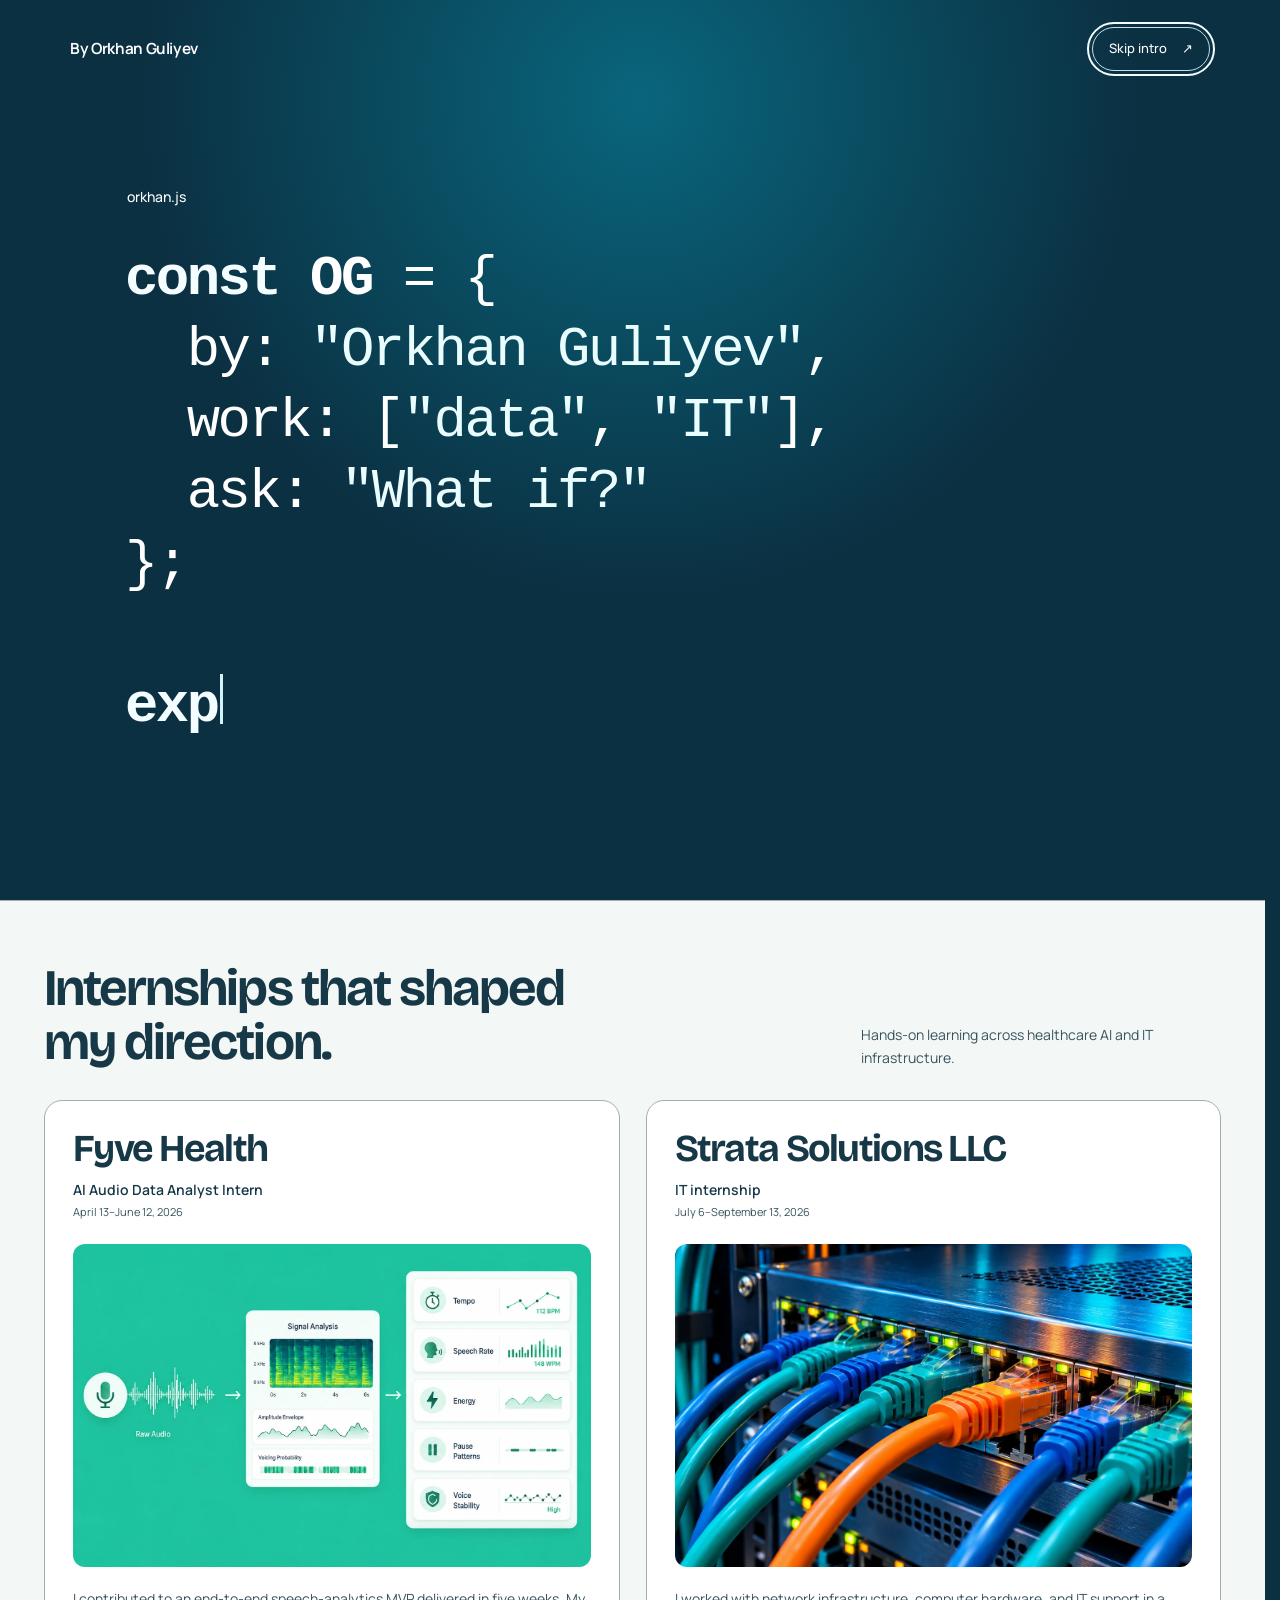
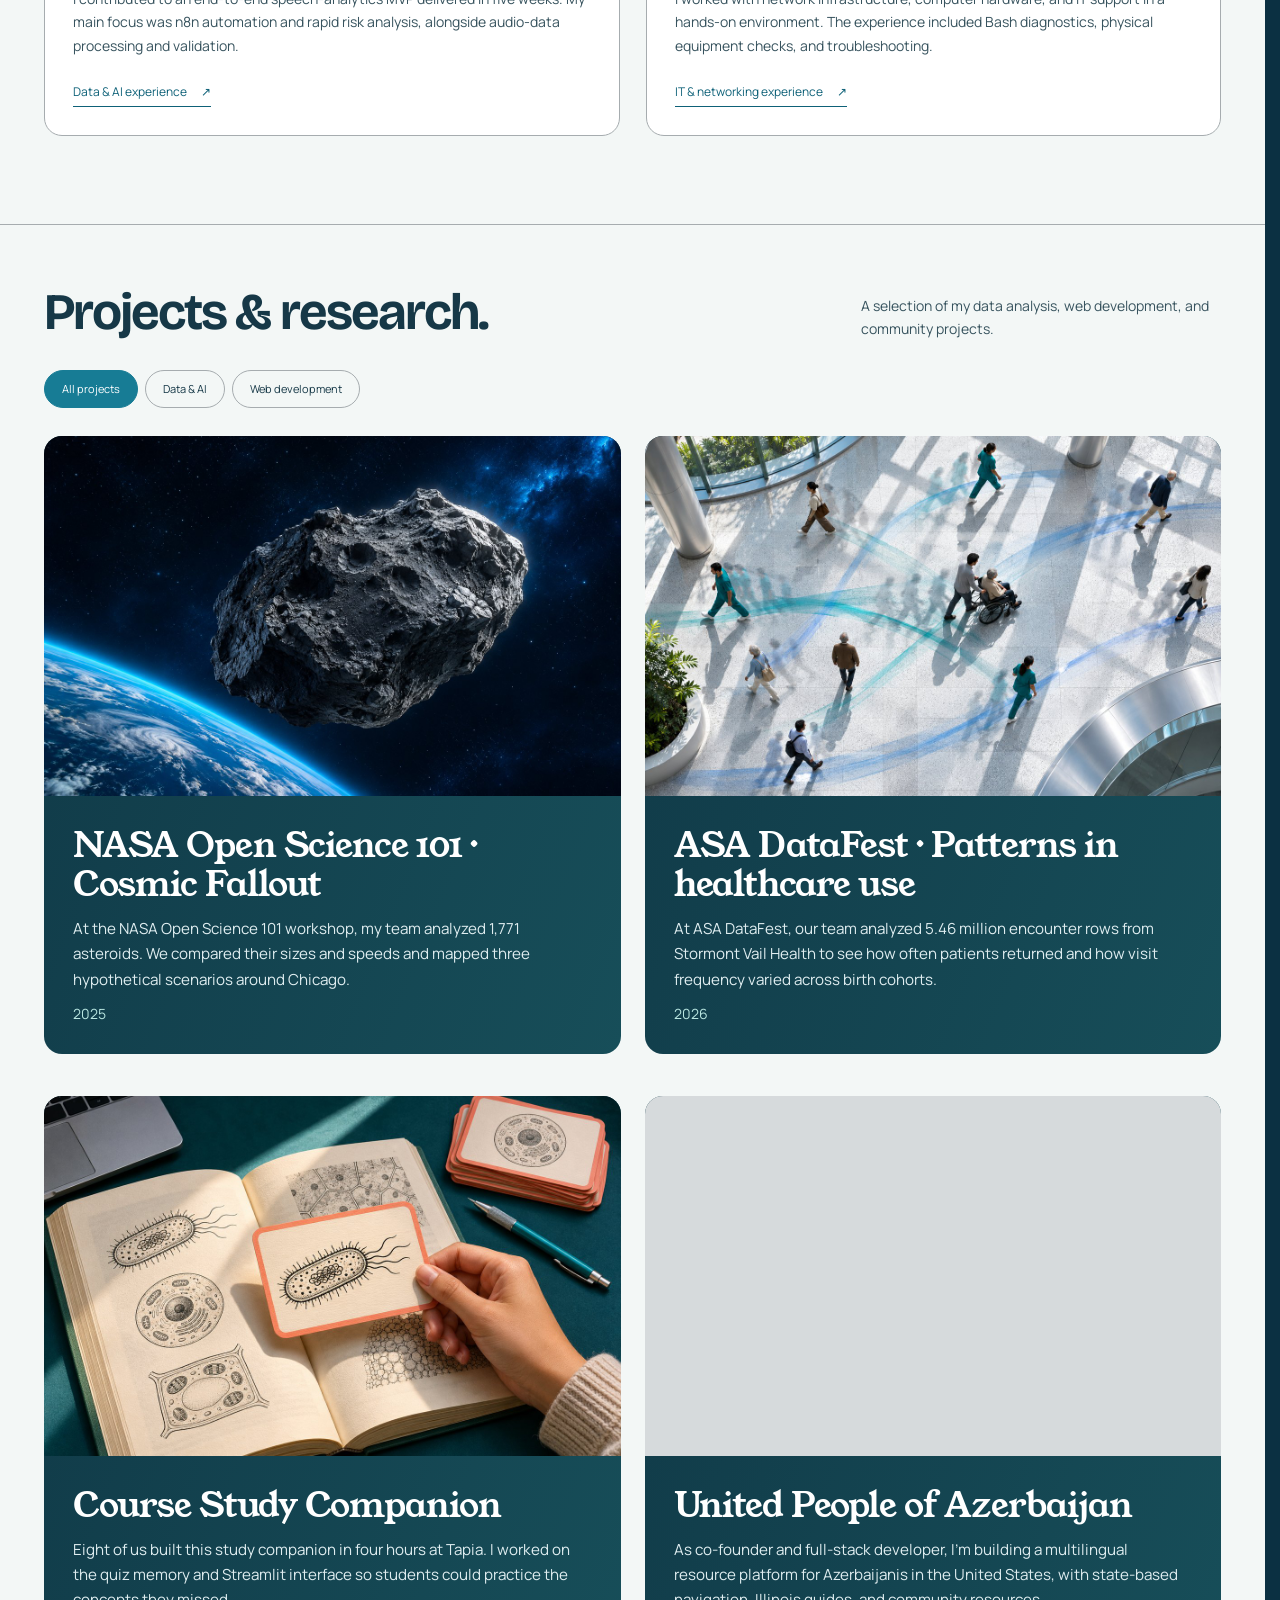
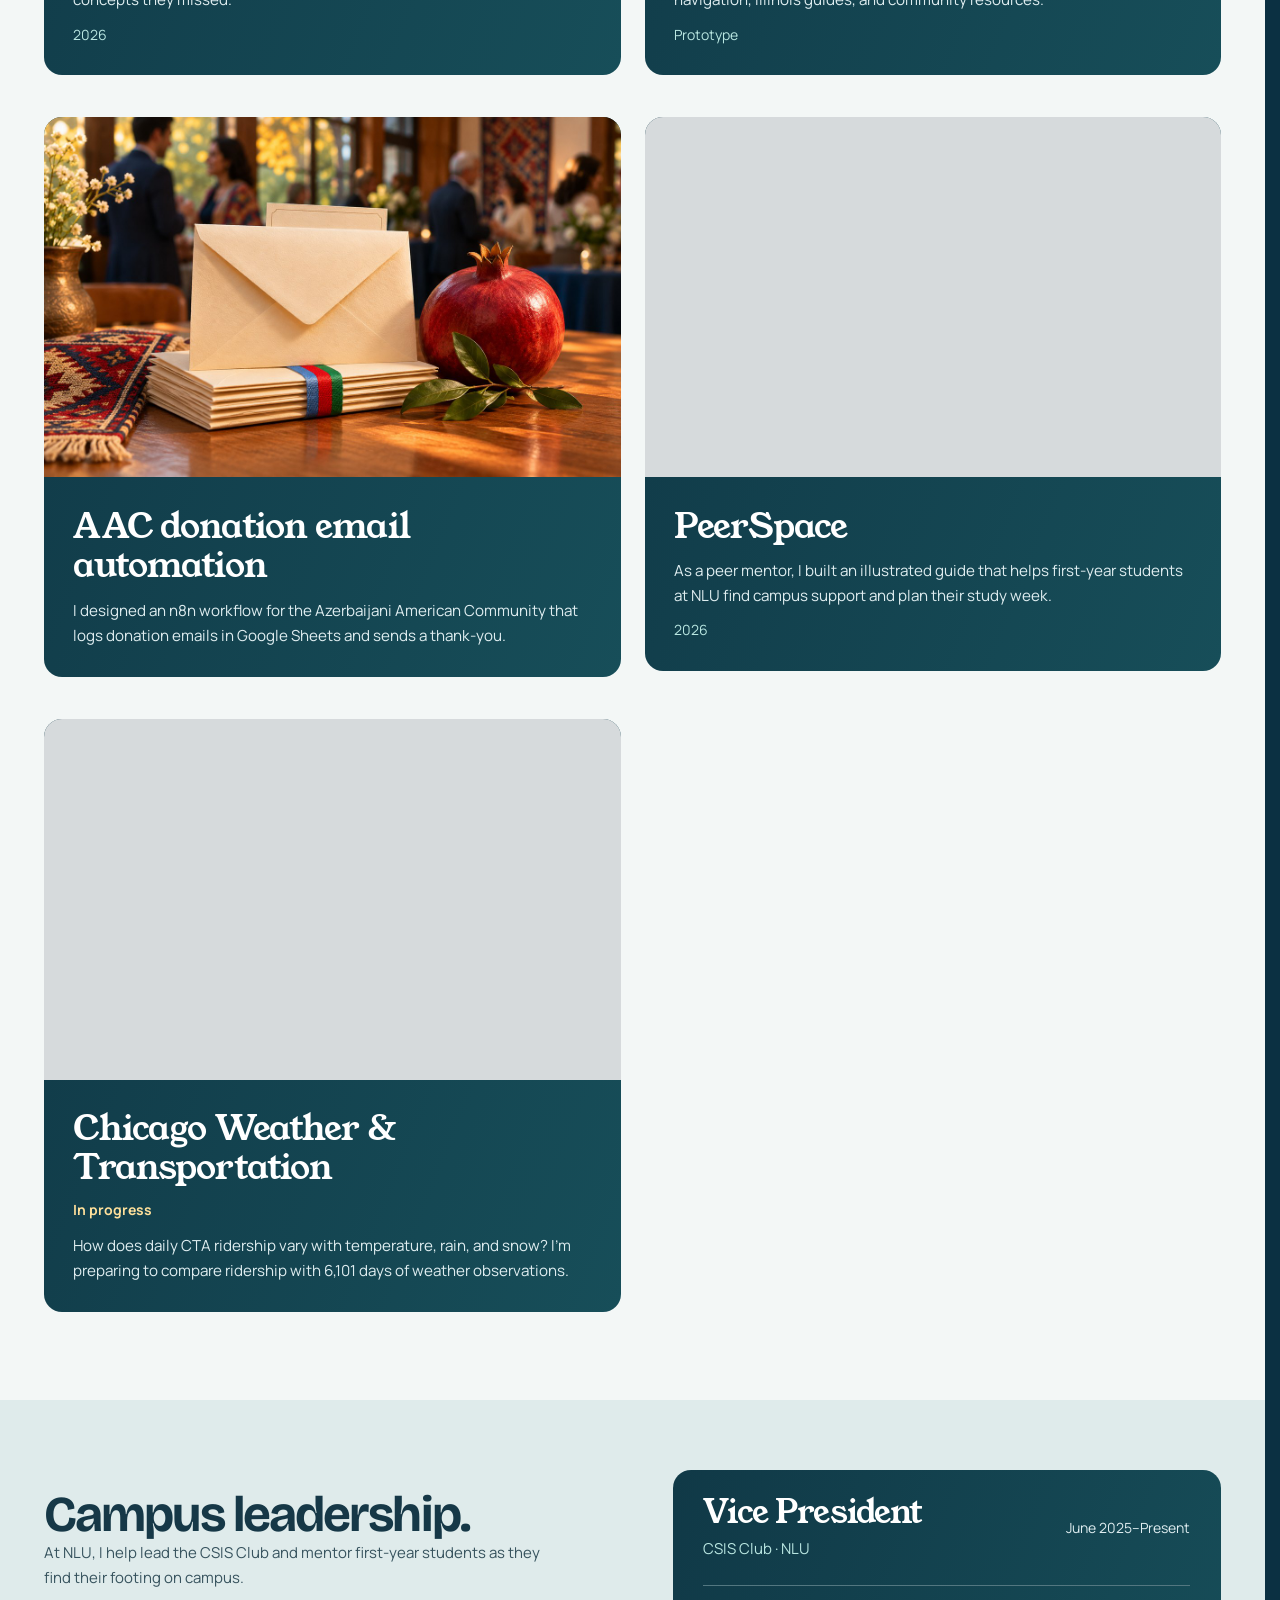
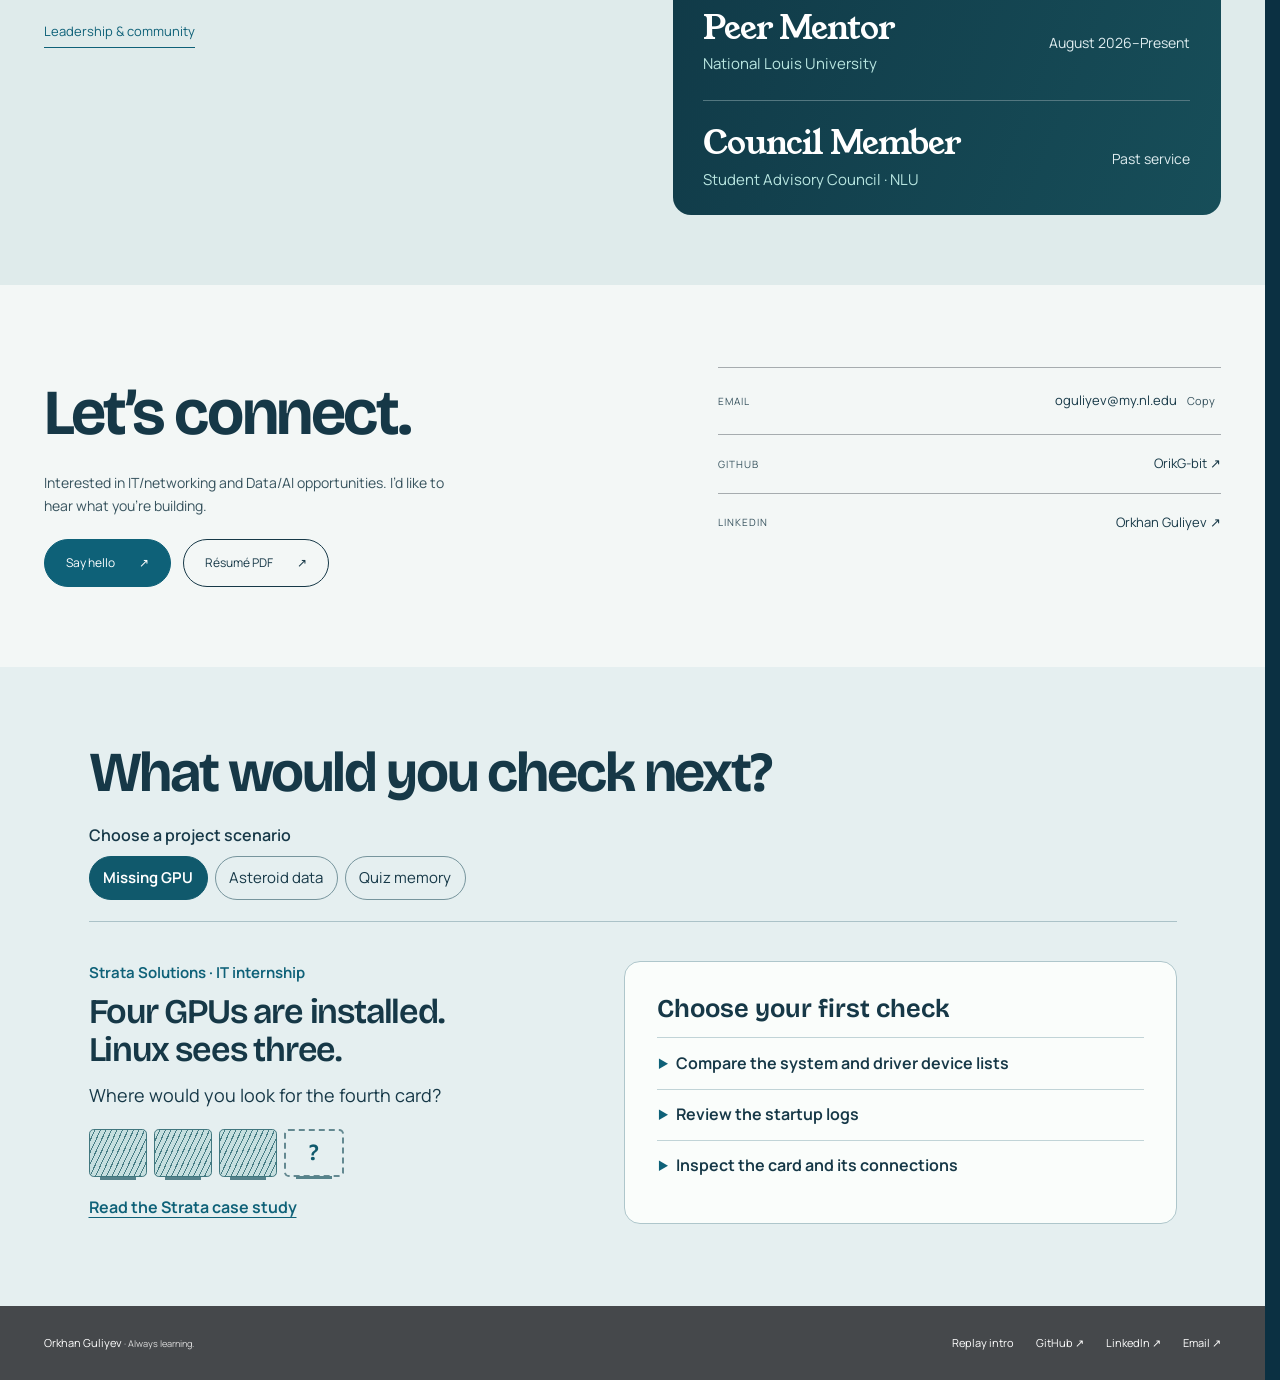
<file: index.html>
<!doctype html><html lang="en"><head><meta charset="utf-8"><style>:root{--hero-ocean:#146c83;--intro-surface:radial-gradient(circle 500px at 50% 100px, rgba(6,182,212,0.4), transparent) #0b3042}html{background:var(--intro-surface) fixed}body.portfolio-home{background-color:var(--hero-ocean)}</style><meta name="viewport" content="width=device-width,initial-scale=1"><meta name="theme-color" content="#10596c">
<title>Orkhan Guliyev | Computer Science Portfolio</title>
<meta name="description" content="Explore Orkhan Guliyev’s projects in data and AI, IT and networking, and web development, along with his student leadership at National Louis University.">
<link rel="canonical" href="https://orkhanguliyevportfolio.netlify.app/">
<meta property="og:type" content="website">
<meta property="og:title" content="Orkhan Guliyev | Computer Science Portfolio">
<meta property="og:description" content="Explore Orkhan Guliyev’s projects in data and AI, IT and networking, and web development, along with his student leadership at National Louis University.">
<meta property="og:url" content="https://orkhanguliyevportfolio.netlify.app/">
<meta property="og:image" content="https://orkhanguliyevportfolio.netlify.app/assets/orkhan-guliyev-social.jpg">
<meta property="og:image:type" content="image/jpeg">
<meta property="og:image:width" content="1200">
<meta property="og:image:height" content="630">
<meta property="og:image:alt" content="Orkhan Guliyev, with a portrait and the text Data &amp; AI · IT &amp; Networking.">
<meta name="twitter:card" content="summary_large_image">
<meta name="twitter:title" content="Orkhan Guliyev | Computer Science Portfolio">
<meta name="twitter:description" content="Explore Orkhan Guliyev’s projects in data and AI, IT and networking, and web development, along with his student leadership at National Louis University.">
<meta name="twitter:image" content="https://orkhanguliyevportfolio.netlify.app/assets/orkhan-guliyev-social.jpg">
<meta name="twitter:image:alt" content="Orkhan Guliyev, with a portrait and the text Data &amp; AI · IT &amp; Networking.">
<link rel="icon" href="/assets/favicon.svg?v=industrial-1" type="image/svg+xml"><link rel="preload" href="/assets/fonts/barlow-regular.woff2" as="font" type="font/woff2" crossorigin><link rel="preload" href="/assets/fonts/barlow-semibold.woff2" as="font" type="font/woff2" crossorigin><link rel="stylesheet" href="/assets/style.css?v=mobile-signature-3"><script src="/assets/app.js?v=phone-navigation-3" defer></script><link rel="stylesheet" href="/assets/portrait/hero.css?v=phone-profile-5"><link rel="stylesheet" href="/assets/strata-challenge.css?v=project-decisions-2"><link rel="stylesheet" href="/assets/intro/intro.css?v=pointer-skip-1"><link rel="stylesheet" href="/assets/work-headings.css?v=1"></head><body class="portfolio-home"><dialog class="code-intro" id="code-intro" aria-label="Orkhan Guliyev’s opening signature">
  <div class="intro-shell">
    <div class="intro-top">
      <span class="intro-author">By Orkhan Guliyev</span>
      <button class="intro-skip" type="button" autofocus>Skip intro <span aria-hidden="true">↗</span></button>
    </div>
    <div class="intro-editor">
      <div class="intro-file">orkhan.js</div>
      <div class="intro-code" aria-hidden="true"></div>
      <p class="sr-only">OG by Orkhan Guliyev. I work with data and networks. I ask, “What if?”</p>
    </div>
  </div>
</dialog>
<script src="/assets/intro/intro.js?v=route-entry-3"></script><a class="skip-link" href="#main">Skip to content</a><header class="site-header"><div class="wrap header-inner"><a class="brand" href="/" aria-label="Orkhan Guliyev, home"><span class="brand-signature" aria-hidden="true">O.G.</span><span class="brand-name">Orkhan Guliyev<small>Computer Science · NLU ’27</small></span></a><button class="menu-toggle" aria-controls="site-navigation" aria-expanded="false">Menu <span class="menu-glyph" aria-hidden="true"></span></button><nav class="nav" id="site-navigation" aria-label="Main navigation"><div class="nav-sections"><a class="mobile-projects" href="#projects">Projects</a><a href="/data-ai.html">Data & AI</a><a href="/networking.html">IT & networking</a><a href="/leadership.html">Leadership & community</a><a href="/about.html">About</a></div><a class="nav-contact" href="mailto:oguliyev@my.nl.edu"><span class="contact-envelope" aria-hidden="true"></span>Let’s connect</a></nav></div></header><main id="main"><section class="hero"><div class="wrap"><div class="hero-grid"><div class="hero-identity"><h1>Orkhan <br>Guliyev</h1><p class="hero-location">Chicago <span aria-hidden="true">·</span> National Louis University</p></div><img class="hero-portrait" srcset="/assets/mobile/orkhan-guliyev-360.webp 360w, /assets/portrait/orkhan-guliyev.webp 960w" sizes="(max-width: 19.99em) min(42vw, 10rem), (max-width: 760px) and (orientation: portrait) clamp(5rem, 35vw, 12rem), (max-width: 760px) 32vw, (max-width: 999px) min(47vw, 28rem, 60svh), min(30rem, 65svh)" src="/assets/portrait/orkhan-guliyev.webp" alt="Portrait of Orkhan Guliyev" width="960" height="960" fetchpriority="high"><div class="hero-intro">
  <p class="lead"><strong class="hero-idea"><span class="purpose-word">Ideas</span> shape our future.</strong> <span class="hero-ambition">My ambition is to turn them <span class="hero-outcome">into <strong class="purpose-word">actions</strong></span></span></p>
  <p class="body-copy"><span class="copy-full">I follow the evidence, whether I’m analyzing NASA asteroid data or tracing a network fault.</span><span class="copy-brief">I’ve analyzed NASA asteroid data and tracked down a missing GPU.</span></p>
  <div class="hero-links">
    <a class="button work-data" href="/data-ai.html"><span class="work-icon" aria-hidden="true"><i></i><i></i><i></i></span>Data &amp; AI</a>
    <a class="button work-network" href="/networking.html"><span class="work-icon" aria-hidden="true"><i></i><i></i><i></i></span>IT &amp; networking</a>
  </div>
</div></div><div class="hero-bottom"><span class="hero-graduation">Expected graduation <time datetime="2027-06">June 2027</time></span><a class="work-jump" href="#internships">Explore my work</a></div></div></section>
<section class="work-section" id="experience"><div class="wrap"><div class="section-head"><div><h2 id="internships" tabindex="-1">Internships that shaped<br> my direction.</h2></div><p>Hands-on learning across healthcare AI and IT infrastructure.</p></div><div class="internship-grid"><article class="internship-card"><a class="internship-entry" href="/data-ai.html#fyve-internship" aria-labelledby="home-fyve-internship"><h3 id="home-fyve-internship">Fyve Health</h3><p class="internship-role">AI Audio Data Analyst Intern</p><p class="internship-date">April 13–June 12, 2026</p><span class="internship-image"><picture><source media="(max-width: 760px)" type="image/webp" sizes="auto, calc(100vw - 82px)" srcset="/assets/mobile/fyve-speech-features-240.webp 240w, /assets/mobile/fyve-speech-features-480.webp 480w, /assets/mobile/fyve-speech-features-800.webp 800w"><img src="/assets/project-media/fyve-speech-features.webp" alt="Fyve Health presentation visual showing speech signals and acoustic features" width="1448" height="1086" loading="lazy" decoding="async"></picture></span><p class="internship-summary"><span class="copy-full">I contributed to an end-to-end speech-analytics MVP delivered in five weeks. My main focus was n8n automation and rapid risk analysis, alongside audio-data processing and validation.</span><span class="copy-brief">I automated part of a speech-analysis workflow and helped deliver a prototype in five weeks.</span></p><span class="text-link">Data & AI experience <span aria-hidden="true">↗</span></span></a></article><article class="internship-card"><a class="internship-entry" href="/networking.html#strata-internship" aria-labelledby="home-strata-internship"><h3 id="home-strata-internship">Strata Solutions LLC</h3><p class="internship-role">IT internship</p><p class="internship-date">July 6–September 13, 2026</p><span class="internship-image"><picture><source media="(max-width: 760px)" type="image/webp" sizes="auto, calc(100vw - 82px)" srcset="/assets/mobile/strata-networking-cover-240.webp 240w, /assets/mobile/strata-networking-cover-480.webp 480w, /assets/mobile/strata-networking-cover-800.webp 800w"><img src="/assets/project-media/strata-networking-cover.webp" alt="Blue, teal, and orange Ethernet cables connected to a network switch" width="1440" height="810" loading="lazy" decoding="async"></picture></span><p class="internship-summary"><span class="copy-full">I worked with network infrastructure, computer hardware, and IT support in a hands-on environment. The experience included Bash diagnostics, physical equipment checks, and troubleshooting.</span><span class="copy-brief">I troubleshot switches, cabling, and a Linux workstation that couldn’t see its fourth GPU.</span></p><span class="text-link">IT & networking experience <span aria-hidden="true">↗</span></span></a></article></div></div></section><section class="work-section" id="work"><div class="wrap"><div class="section-head"><div><h2 id="projects" tabindex="-1">Projects &amp; research.</h2></div><p>A selection of my data analysis, web development, and community projects.</p></div><div class="filters" role="group" aria-label="Filter projects" hidden><button class="filter-button" data-project-filter="all" aria-pressed="true">All projects</button><button class="filter-button" data-project-filter="data" aria-pressed="false">Data & AI</button><button class="filter-button" data-project-filter="web" aria-pressed="false">Web development</button></div><p id="filter-status" class="sr-only" role="status" aria-live="polite">7 projects shown</p><div class="project-grid"><article class="project-card" data-project-category="data" data-featured><a class="project-entry" href="/projects/nasa.html" aria-labelledby="card-nasa"><span class="media-link"><picture><source media="(max-width: 760px)" type="image/webp" sizes="auto, calc(100vw - 36px)" srcset="/assets/mobile/nasa-project-cover-240.webp 240w, /assets/mobile/nasa-project-cover-480.webp 480w, /assets/mobile/nasa-project-cover-800.webp 800w"><img class="project-media" src="/assets/project-media/nasa-project-cover.jpg" alt="A rocky asteroid above Earth’s blue atmospheric horizon." width="960" height="600" loading="lazy" decoding="async"></picture></span><div class="card-copy"><h3 class="card-title" id="card-nasa" tabindex="-1">NASA Open Science 101 · Cosmic Fallout</h3><p class="card-desc"><span class="copy-full">At the NASA Open Science 101 workshop, my team analyzed 1,771 asteroids. We compared their sizes and speeds and mapped three hypothetical scenarios around Chicago.</span><span class="copy-brief">My team compared the sizes and speeds of 1,771 near-Earth asteroids.</span></p><p class="project-date">2025</p></div></a></article><article class="project-card" data-project-category="data"><a class="project-entry" href="/projects/datafest.html" aria-labelledby="card-datafest"><span class="media-link"><picture><source media="(max-width: 760px)" type="image/webp" sizes="auto, calc(100vw - 36px)" srcset="/assets/mobile/asa-patient-visit-paths-240.webp 240w, /assets/mobile/asa-patient-visit-paths-480.webp 480w, /assets/mobile/asa-patient-visit-paths-800.webp 800w"><img class="project-media" src="/assets/project-media/asa-patient-visit-paths.jpg" alt="Overhead view of patients and clinicians crossing a hospital atrium, with teal and blue trails tracing their paths." width="960" height="600" loading="lazy" decoding="async"></picture></span><div class="card-copy"><h3 class="card-title" id="card-datafest" tabindex="-1">ASA DataFest · Patterns in healthcare use</h3><p class="card-desc"><span class="copy-full">At ASA DataFest, our team analyzed 5.46 million encounter rows from Stormont Vail Health to see how often patients returned and how visit frequency varied across birth cohorts.</span><span class="copy-brief">We analyzed 5.46 million encounter records to see how often patients returned for care.</span></p><p class="project-date">2026</p></div></a></article><article class="project-card" data-project-category="data ai"><a class="project-entry" href="/projects/tapia.html" aria-labelledby="card-tapia"><span class="media-link"><picture><source media="(max-width: 760px)" type="image/webp" sizes="auto, calc(100vw - 36px)" srcset="/assets/mobile/tapia-study-companion-cover-240.webp 240w, /assets/mobile/tapia-study-companion-cover-480.webp 480w, /assets/mobile/tapia-study-companion-cover-800.webp 800w"><img class="project-media" src="/assets/project-media/tapia-study-companion-cover.jpg" alt="A student compares a cell on a flashcard with an illustration in an open biology book." width="960" height="600" loading="lazy" decoding="async"></picture></span><div class="card-copy"><h3 class="card-title" id="card-tapia" tabindex="-1">Course Study Companion</h3><p class="card-desc"><span class="copy-full">Eight of us built this study companion in four hours at Tapia. I worked on the quiz memory and Streamlit interface so students could practice the concepts they missed.</span><span class="copy-brief">In four hours, we built an app that remembers missed quiz topics. I worked on its memory.</span></p><p class="project-date">2026</p></div></a></article><article class="project-card" data-project-category="web"><a class="project-entry" href="/projects/upa.html" aria-labelledby="card-upa"><span class="media-link"><picture><source media="(max-width: 760px)" type="image/webp" sizes="auto, calc(100vw - 36px)" srcset="/assets/mobile/upa-cover-240.webp 240w, /assets/mobile/upa-cover-480.webp 480w, /assets/mobile/upa-cover-800.webp 800w"><img class="project-media" src="/assets/upa-cover.png" alt="UPA portfolio cover showing the Illinois page and resource category cards" width="960" height="600" loading="lazy" decoding="async"></picture></span><div class="card-copy"><h3 class="card-title" id="card-upa" tabindex="-1">United People of Azerbaijan</h3><p class="card-desc"><span class="copy-full">As co-founder and full-stack developer, I’m building a multilingual resource platform for Azerbaijanis in the United States, with state-based navigation, Illinois guides, and community resources.</span><span class="copy-brief">I’m co-building a multilingual guide for Azerbaijanis settling in the United States.</span></p><p class="project-date">Prototype</p></div></a></article><article class="project-card" data-project-category="data"><a class="project-entry" href="/projects/aac.html" aria-labelledby="card-aac"><span class="media-link"><picture><source media="(max-width: 760px)" type="image/webp" sizes="auto, calc(100vw - 36px)" srcset="/assets/mobile/aac-donation-cover-240.webp 240w, /assets/mobile/aac-donation-cover-480.webp 480w, /assets/mobile/aac-donation-cover-800.webp 800w"><img class="project-media" src="/assets/project-media/aac-donation-cover.jpg" alt="Ivory envelopes tied with blue, red, and green ribbon beside a pomegranate." width="1280" height="800" loading="lazy" decoding="async"></picture></span><div class="card-copy"><h3 class="card-title" id="card-aac" tabindex="-1">AAC donation email automation</h3><p class="card-desc">I designed an n8n workflow for the Azerbaijani American Community that logs donation emails in Google Sheets and sends a thank-you.</p></div></a></article>
<article class="project-card" data-project-category="web"><a class="project-entry" href="/projects/peerspace.html" aria-labelledby="card-peerspace">
  <span class="media-link"><picture><source media="(max-width: 760px)" type="image/webp" sizes="auto, calc(100vw - 36px)" srcset="/assets/mobile/peerspace-cover-240.webp 240w, /assets/mobile/peerspace-cover-480.webp 480w, /assets/mobile/peerspace-cover-800.webp 800w"><img class="project-media" src="/assets/project-media/peerspace-cover.webp" alt="A paper-cut peer mentor and a first-year student plan a study week together." width="960" height="600" loading="lazy" decoding="async"></picture></span>
  <div class="card-copy"><h3 class="card-title" id="card-peerspace" tabindex="-1">PeerSpace</h3><p class="card-desc"><span class="copy-full">As a peer mentor, I built an illustrated guide that helps first-year students at NLU find campus support and plan their study week.</span><span class="copy-brief">I built a guide to help first-year NLU students find support and plan their week.</span></p><p class="project-date">2026</p></div>
</a></article>
<article class="project-card" data-project-category="data"><a class="project-entry" href="/projects/chicago-weather.html" aria-labelledby="card-chicago-weather" aria-describedby="chicago-project-status">
  <span class="media-link"><img class="project-media" src="/assets/project-media/chicago-weather-transit.webp" srcset="/assets/mobile/chicago-weather-transit-240.webp 240w, /assets/mobile/chicago-weather-transit-480.webp 480w, /assets/mobile/chicago-weather-transit-800.webp 800w, /assets/project-media/chicago-weather-transit.webp 1280w" sizes="auto, (max-width: 760px) 24vw, (max-width: 1200px) 47vw, 620px" alt="Illustration of a Chicago elevated train rounding a bend in the rain." width="1280" height="800" loading="lazy" decoding="async"></span>
  <div class="card-copy"><h3 class="card-title" id="card-chicago-weather" tabindex="-1">Chicago Weather &amp; Transportation</h3><p class="project-date project-status" id="chicago-project-status">In progress</p><p class="card-desc">How does daily CTA ridership vary with temperature, rain, and snow? I’m preparing to compare ridership with 6,101 days of weather observations.</p></div>
</a></article></div></div></section><section class="human-section" aria-labelledby="campus-leadership"><div class="wrap human-grid">
  <div><h2 id="campus-leadership">Campus leadership.</h2>
    <p><span class="copy-full">At NLU, I help lead the CSIS Club and mentor first-year students as they find their footing on campus.</span><span class="copy-brief">I mentor first-year students and help lead NLU’s CSIS Club.</span></p>
    <a class="text-link" href="/leadership.html">Leadership &amp; community</a>
  </div>
  <ul class="role-list">
    <li><a class="role-row" href="/leadership.html#csis-club"><span class="role-name">Vice President</span><span class="role-organization">CSIS Club · NLU</span><small>June 2025–Present</small></a></li>
    <li><a class="role-row" href="/leadership.html#peer-mentor"><span class="role-name">Peer Mentor</span><span class="role-organization">National Louis University</span><small>August 2026–Present</small></a></li>
    <li><a class="role-row" href="/leadership.html#student-advisory-council"><span class="role-name">Council Member</span><span class="role-organization">Student Advisory Council · NLU</span><small>Past service</small></a></li>
  </ul>
</div></section><section class="connect-section" id="contact"><div class="wrap connect-grid"><div><h2>Let’s connect.</h2><p>Interested in IT/networking and Data/AI opportunities. I’d like to hear what you’re building.</p><div class="connect-actions"><a class="button primary" href="mailto:oguliyev@my.nl.edu">Say hello <span aria-hidden="true">↗</span></a><a class="button" href="/assets/orkhan-guliyev-resume.pdf" target="_blank" rel="noopener">Résumé PDF <span aria-hidden="true">↗</span></a></div></div><div><div class="contact-detail"><small>Email</small><div><a href="mailto:oguliyev@my.nl.edu">oguliyev@my.nl.edu</a><button class="copy-email" data-copy-email="oguliyev@my.nl.edu" aria-label="Copy email address">Copy</button></div></div><div class="contact-detail"><small>GitHub</small><a href="https://github.com/OrikG-bit" target="_blank" rel="noopener noreferrer" class="">OrikG-bit<span aria-hidden="true"> ↗</span></a></div><div class="contact-detail"><small>LinkedIn</small><a href="https://www.linkedin.com/in/orkhan-guliyev06" target="_blank" rel="noopener noreferrer" class="">Orkhan Guliyev<span aria-hidden="true"> ↗</span></a></div><p class="copy-status" id="copy-status" role="status" aria-live="polite"></p></div></div></section><section class="gpu-challenge" id="strata-challenge" aria-labelledby="gpu-question">
  <div class="wrap challenge-layout" id="project-routes">
    <h2 id="gpu-question">What would you check next?</h2>
    <fieldset class="challenge-selector">
      <legend>Choose a project scenario</legend>
      <input class="challenge-radio" type="radio" name="project-scenario" id="challenge-pick-strata" aria-controls="challenge-panel-strata" checked>
      <label for="challenge-pick-strata">Missing GPU</label>
      <input class="challenge-radio" type="radio" name="project-scenario" id="challenge-pick-nasa" aria-controls="challenge-panel-nasa">
      <label for="challenge-pick-nasa">Asteroid data</label>
      <input class="challenge-radio" type="radio" name="project-scenario" id="challenge-pick-tapia" aria-controls="challenge-panel-tapia">
      <label for="challenge-pick-tapia">Quiz memory</label>
      <section class="challenge-panel" id="challenge-panel-strata" aria-labelledby="challenge-title-strata">
        <div class="challenge-prompt">
          <p class="challenge-context">Strata Solutions · IT internship</p>
          <h3 id="challenge-title-strata">Four GPUs are installed. Linux sees three.</h3>
          <p class="challenge-scenario">Where would you look for the fourth card?</p>
          <div class="gpu-bank" aria-hidden="true"><i></i><i></i><i></i><i>?</i></div>
          <a class="challenge-link" href="/projects/gpu.html">Read the Strata case study</a>
        </div>
        <div class="challenge-checks">
          <h4>Choose your first check</h4>
          <details name="strata-first-check">
            <summary>Compare the system and driver device lists</summary>
            <p>If Linux lists four GPUs and the NVIDIA driver lists three, I’d investigate driver detection. If both lists show three, I’d check how the hardware is being detected.</p>
          </details>
          <details name="strata-first-check">
            <summary>Review the startup logs</summary>
            <p>I’d look for a PCIe or NVIDIA driver error during startup. An error at that stage would narrow down where detection stopped.</p>
          </details>
          <details name="strata-first-check">
            <summary>Inspect the card and its connections</summary>
            <p>With the workstation powered down, I’d check the card’s seating and power connections. After startup, I’d compare the new device count with the original three.</p>
          </details>
          <div class="challenge-outcome">
            <h5>What we checked at Strata</h5>
            <p>I started with Bash diagnostics, then inspected the GPU, cables, and connections with my team. We verified that Linux could see all four GPUs.</p>
          </div>
        </div>
      </section>
      <section class="challenge-panel" id="challenge-panel-nasa" aria-labelledby="challenge-title-nasa">
        <div class="challenge-prompt">
          <p class="challenge-context">NASA Open Science 101 · Workshop research</p>
          <h3 id="challenge-title-nasa">Can these records tell us how wide a crater would be?</h3>
          <p class="challenge-scenario">Our NASA catalog included these diameter and speed ranges.</p>
          <dl class="challenge-observations"><div><dt>Estimated diameter</dt><dd>5–750 m</dd></div><div><dt>Relative speed</dt><dd>0.7–25 mi/s</dd></div></dl>
          <a class="challenge-link" href="/projects/nasa.html">Read the NASA case study</a>
        </div>
        <div class="challenge-checks">
          <h4>Choose your first check</h4>
          <details name="nasa-first-check">
            <summary>Check which inputs a crater estimate needs</summary>
            <p>Our records gave us size and speed. Impact angle and composition were missing, so an estimate would depend on assumptions our data couldn’t establish.</p>
          </details>
          <details name="nasa-first-check">
            <summary>Compare the smallest and largest asteroids</summary>
            <p>Comparing the extremes shows how widely sizes vary. To translate either diameter into a crater width, I’d still need to account for how the impact happens.</p>
          </details>
          <details name="nasa-first-check">
            <summary>Map the close approaches</summary>
            <p>A map can help explain a hypothetical scenario to an audience. It doesn’t supply the missing impact conditions for a crater estimate.</p>
          </details>
          <div class="challenge-outcome">
            <h5>How we changed the research question</h5>
            <p>After discussing the missing inputs with our advisor, we examined how size and speed affect estimated energy. I helped clean the parameters and compare the modeled energies in Python and Excel.</p>
          </div>
        </div>
      </section>
      <section class="challenge-panel" id="challenge-panel-tapia" aria-labelledby="challenge-title-tapia">
        <div class="challenge-prompt">
          <p class="challenge-context">Tapia Conference · Four-hour hackathon</p>
          <h3 id="challenge-title-tapia">Should this concept appear in the next practice quiz?</h3>
          <p class="challenge-scenario">A student answers two questions about the same concept.</p>
          <dl class="challenge-observations"><div><dt>First attempt</dt><dd>Incorrect</dd></div><div><dt>Second attempt</dt><dd>Correct</dd></div></dl>
          <a class="challenge-link" href="/projects/tapia.html">Read the Tapia case study</a>
        </div>
        <div class="challenge-checks">
          <h4>Choose your first check</h4>
          <details name="tapia-first-check">
            <summary>Use the overall quiz score</summary>
            <p>A total score tells me how many questions the student answered correctly. It loses the link between a particular mistake and the concept they could practice.</p>
          </details>
          <details name="tapia-first-check">
            <summary>Keep a list of every missed question</summary>
            <p>That list remembers the first mistake. Without checking later attempts, it would keep this concept in practice even after the student answered it correctly.</p>
          </details>
          <details name="tapia-first-check">
            <summary>Look up the latest answer for the concept</summary>
            <p>The concept ID connects the two attempts. The latest answer is correct, so this concept can drop off the missed-topics list.</p>
          </details>
          <div class="challenge-outcome">
            <h5>How our study companion remembers</h5>
            <p>I worked on grading, quiz memory, and the Streamlit interface. We saved each concept ID with its result and timestamp. The practice screen uses the latest result for each concept to pick questions from the current quiz.</p>
          </div>
        </div>
      </section>
    </fieldset>
  </div>
</section>
</main><footer class="footer"><div class="wrap footer-inner"><div>Orkhan Guliyev <small> · Always learning.</small></div><div class="footer-links"><a href="/?intro=1">Replay intro</a><a href="https://github.com/OrikG-bit" target="_blank" rel="noopener noreferrer" class="">GitHub<span aria-hidden="true"> ↗</span></a><a href="https://www.linkedin.com/in/orkhan-guliyev06" target="_blank" rel="noopener noreferrer" class="">LinkedIn<span aria-hidden="true"> ↗</span></a><a href="mailto:oguliyev@my.nl.edu">Email <span aria-hidden="true">↗</span></a></div></div></footer></body></html>
</file>
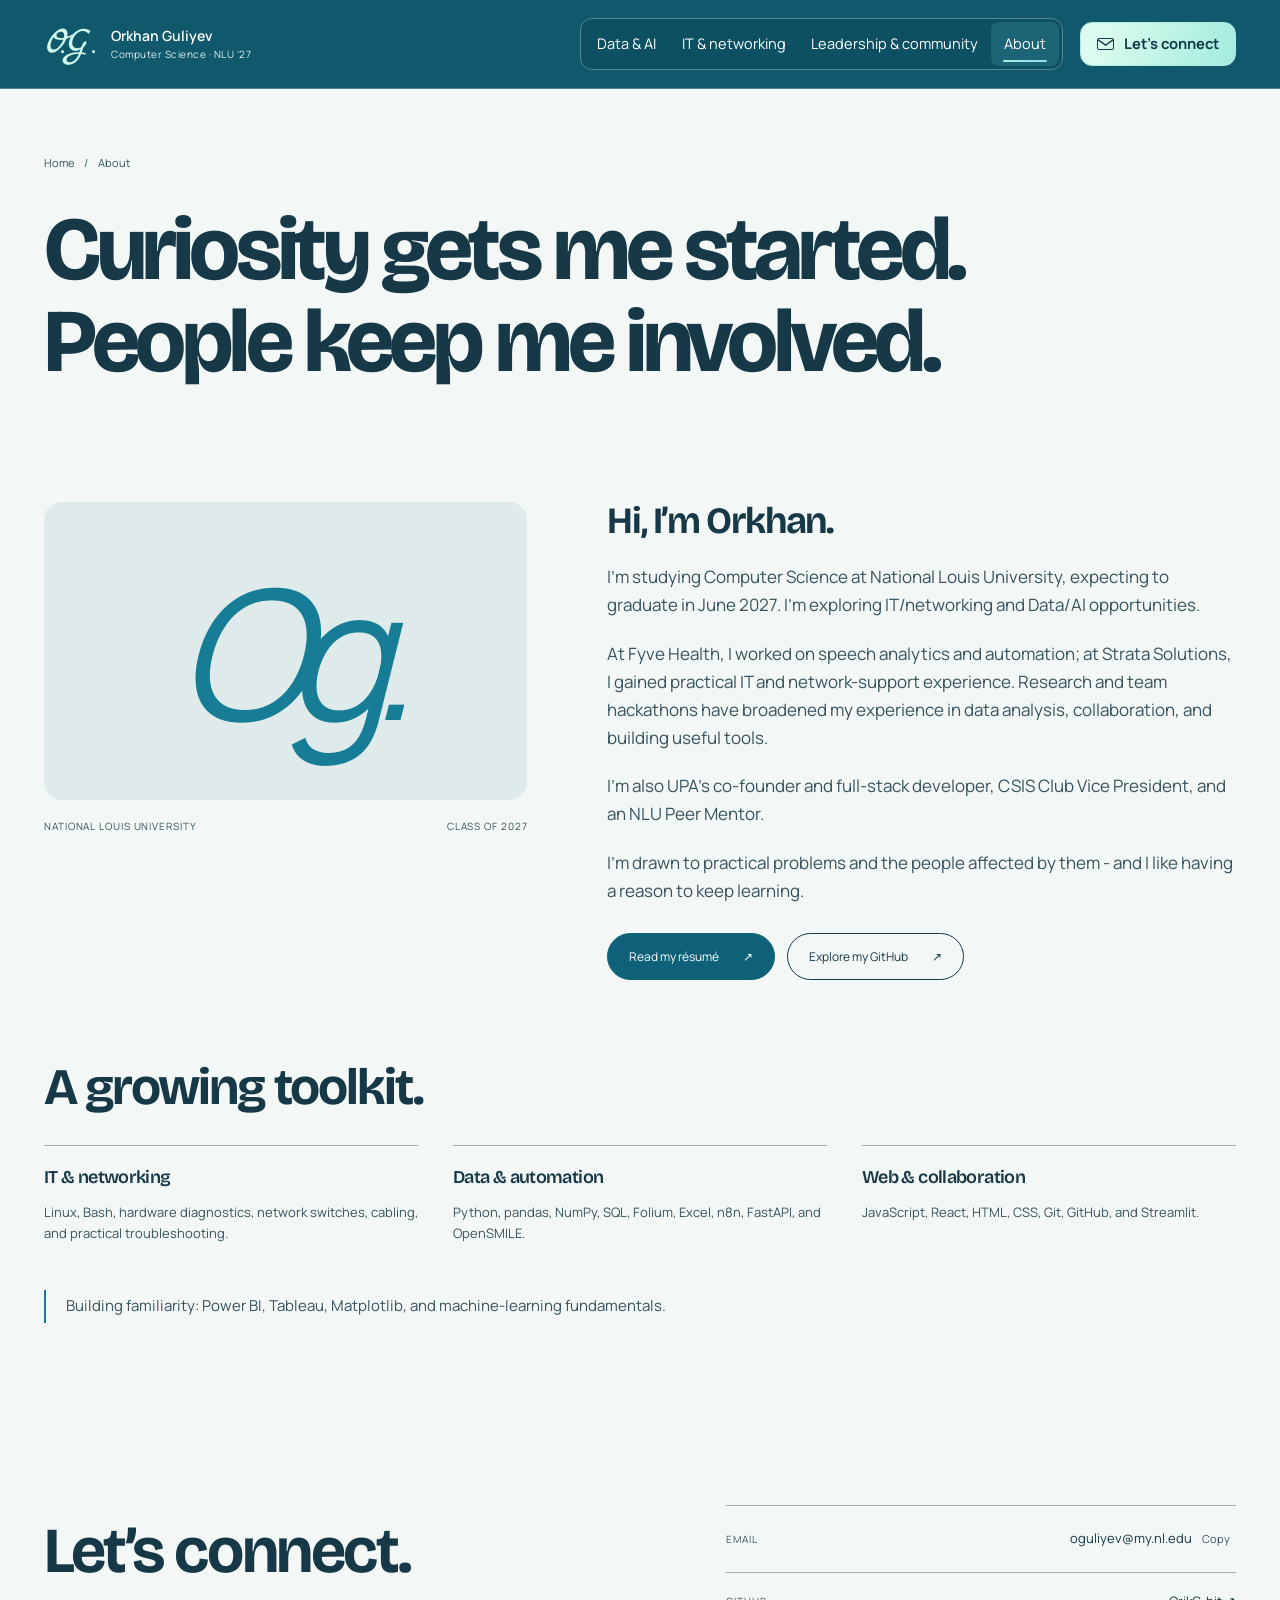
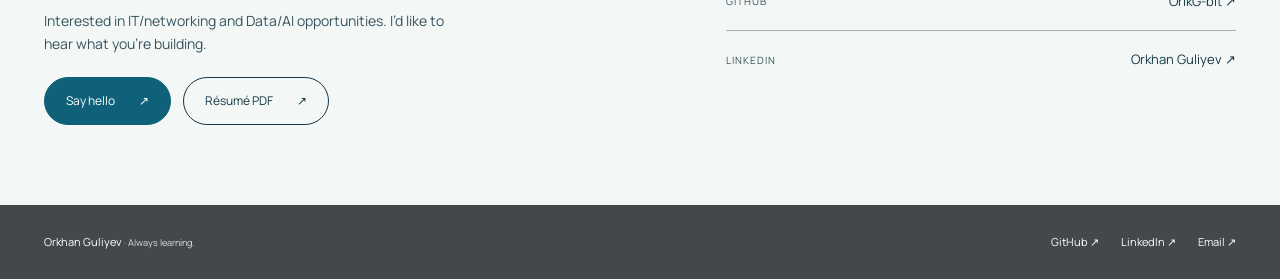
<file: about.html>
<!doctype html><html lang="en"><head><meta charset="utf-8"><meta name="viewport" content="width=device-width,initial-scale=1"><meta name="theme-color" content="#10596c"><meta name="description" content="Meet Orkhan Guliyev, a Computer Science student at National Louis University exploring IT, networking, data, and AI."><title>About - Orkhan Guliyev</title><link rel="canonical" href="/about.html"><meta property="og:title" content="About - Orkhan Guliyev"><meta property="og:description" content="Meet Orkhan Guliyev, a Computer Science student at National Louis University exploring IT, networking, data, and AI."><meta property="og:type" content="website"><meta property="og:url" content="/about.html"><meta property="og:image" content="/assets/upa-cover.png"><link rel="icon" href="/assets/favicon.svg?v=industrial-1" type="image/svg+xml"><link rel="preload" href="/assets/fonts/bricolage-grotesque.woff2" as="font" type="font/woff2" crossorigin><link rel="stylesheet" href="/assets/style.css?v=mobile-signature-3"><script src="/assets/app.js?v=phone-navigation-3" defer></script></head><body><a class="skip-link" href="#main">Skip to content</a><header class="site-header"><div class="wrap header-inner"><a class="brand" href="/" aria-label="Orkhan Guliyev, home"><span class="brand-signature" aria-hidden="true">O.G.</span><span class="brand-name">Orkhan Guliyev<small>Computer Science · NLU ’27</small></span></a><button class="menu-toggle" aria-controls="site-navigation" aria-expanded="false">Menu <span class="menu-glyph" aria-hidden="true"></span></button><nav class="nav" id="site-navigation" aria-label="Main navigation"><div class="nav-sections"><a class="mobile-projects" href="/#projects">Projects</a><a href="/data-ai.html">Data & AI</a><a href="/networking.html">IT & networking</a><a href="/leadership.html">Leadership & community</a><a href="/about.html" aria-current="page">About</a></div><a class="nav-contact" href="mailto:oguliyev@my.nl.edu"><span class="contact-envelope" aria-hidden="true"></span>Let’s connect</a></nav></div></header><main id="main"><section class="page-intro"><div class="wrap"><div class="breadcrumbs"><a href="/">Home</a><span aria-hidden="true">/</span><span>About</span></div><h1>Curiosity gets me started.<br>People keep me involved.</h1></div></section><section class="content-section"><div class="wrap"><div class="about-grid"><div><div class="about-mark" aria-hidden="true">Og.</div><div class="card-meta"><span>National Louis University</span><span>Class of 2027</span></div></div><div class="about-story"><h2>Hi, I’m Orkhan.</h2><p><span class="copy-full">I’m studying Computer Science at National Louis University, expecting to graduate in June 2027. I’m exploring IT/networking and Data/AI opportunities.</span><span class="copy-brief">I study computer science at NLU and expect to graduate in June 2027.</span></p><p><span class="copy-full">At Fyve Health, I worked on speech analytics and automation; at Strata Solutions, I gained practical IT and network-support experience. Research and team hackathons have broadened my experience in data analysis, collaboration, and building useful tools.</span><span class="copy-brief">I worked on speech analytics at Fyve Health and IT support at Strata Solutions.</span></p><p>I’m also UPA’s co-founder and full-stack developer, CSIS Club Vice President, and an NLU Peer Mentor.</p><p>I’m drawn to practical problems and the people affected by them - and I like having a reason to keep learning.</p><div class="case-actions"><a class="button primary" href="/assets/orkhan-guliyev-resume.pdf" target="_blank" rel="noopener">Read my résumé <span aria-hidden="true">↗</span></a><a href="https://github.com/OrikG-bit" target="_blank" rel="noopener noreferrer" class="button">Explore my GitHub<span aria-hidden="true"> ↗</span></a></div></div></div><div class="section-head"><div><h2>A growing toolkit.</h2></div></div><div class="skill-grid"><section class="skill-group"><h3>IT & networking</h3><p>Linux, Bash, hardware diagnostics, network switches, cabling, and practical troubleshooting.</p></section><section class="skill-group"><h3>Data & automation</h3><p>Python, pandas, NumPy, SQL, Folium, Excel, n8n, FastAPI, and OpenSMILE.</p></section><section class="skill-group"><h3>Web & collaboration</h3><p>JavaScript, React, HTML, CSS, Git, GitHub, and Streamlit.</p></section></div><div class="focus-note">Building familiarity: Power BI, Tableau, Matplotlib, and machine-learning fundamentals.</div></div></section><section class="connect-section" id="contact"><div class="wrap connect-grid"><div><h2>Let’s connect.</h2><p>Interested in IT/networking and Data/AI opportunities. I’d like to hear what you’re building.</p><div class="connect-actions"><a class="button primary" href="mailto:oguliyev@my.nl.edu">Say hello <span aria-hidden="true">↗</span></a><a class="button" href="/assets/orkhan-guliyev-resume.pdf" target="_blank" rel="noopener">Résumé PDF <span aria-hidden="true">↗</span></a></div></div><div><div class="contact-detail"><small>Email</small><div><a href="mailto:oguliyev@my.nl.edu">oguliyev@my.nl.edu</a><button class="copy-email" data-copy-email="oguliyev@my.nl.edu" aria-label="Copy email address">Copy</button></div></div><div class="contact-detail"><small>GitHub</small><a href="https://github.com/OrikG-bit" target="_blank" rel="noopener noreferrer" class="">OrikG-bit<span aria-hidden="true"> ↗</span></a></div><div class="contact-detail"><small>LinkedIn</small><a href="https://www.linkedin.com/in/orkhan-guliyev06" target="_blank" rel="noopener noreferrer" class="">Orkhan Guliyev<span aria-hidden="true"> ↗</span></a></div><p class="copy-status" id="copy-status" role="status" aria-live="polite"></p></div></div></section></main><footer class="footer"><div class="wrap footer-inner"><div>Orkhan Guliyev <small> · Always learning.</small></div><div class="footer-links"><a href="https://github.com/OrikG-bit" target="_blank" rel="noopener noreferrer" class="">GitHub<span aria-hidden="true"> ↗</span></a><a href="https://www.linkedin.com/in/orkhan-guliyev06" target="_blank" rel="noopener noreferrer" class="">LinkedIn<span aria-hidden="true"> ↗</span></a><a href="mailto:oguliyev@my.nl.edu">Email <span aria-hidden="true">↗</span></a></div></div></footer></body></html>
</file>
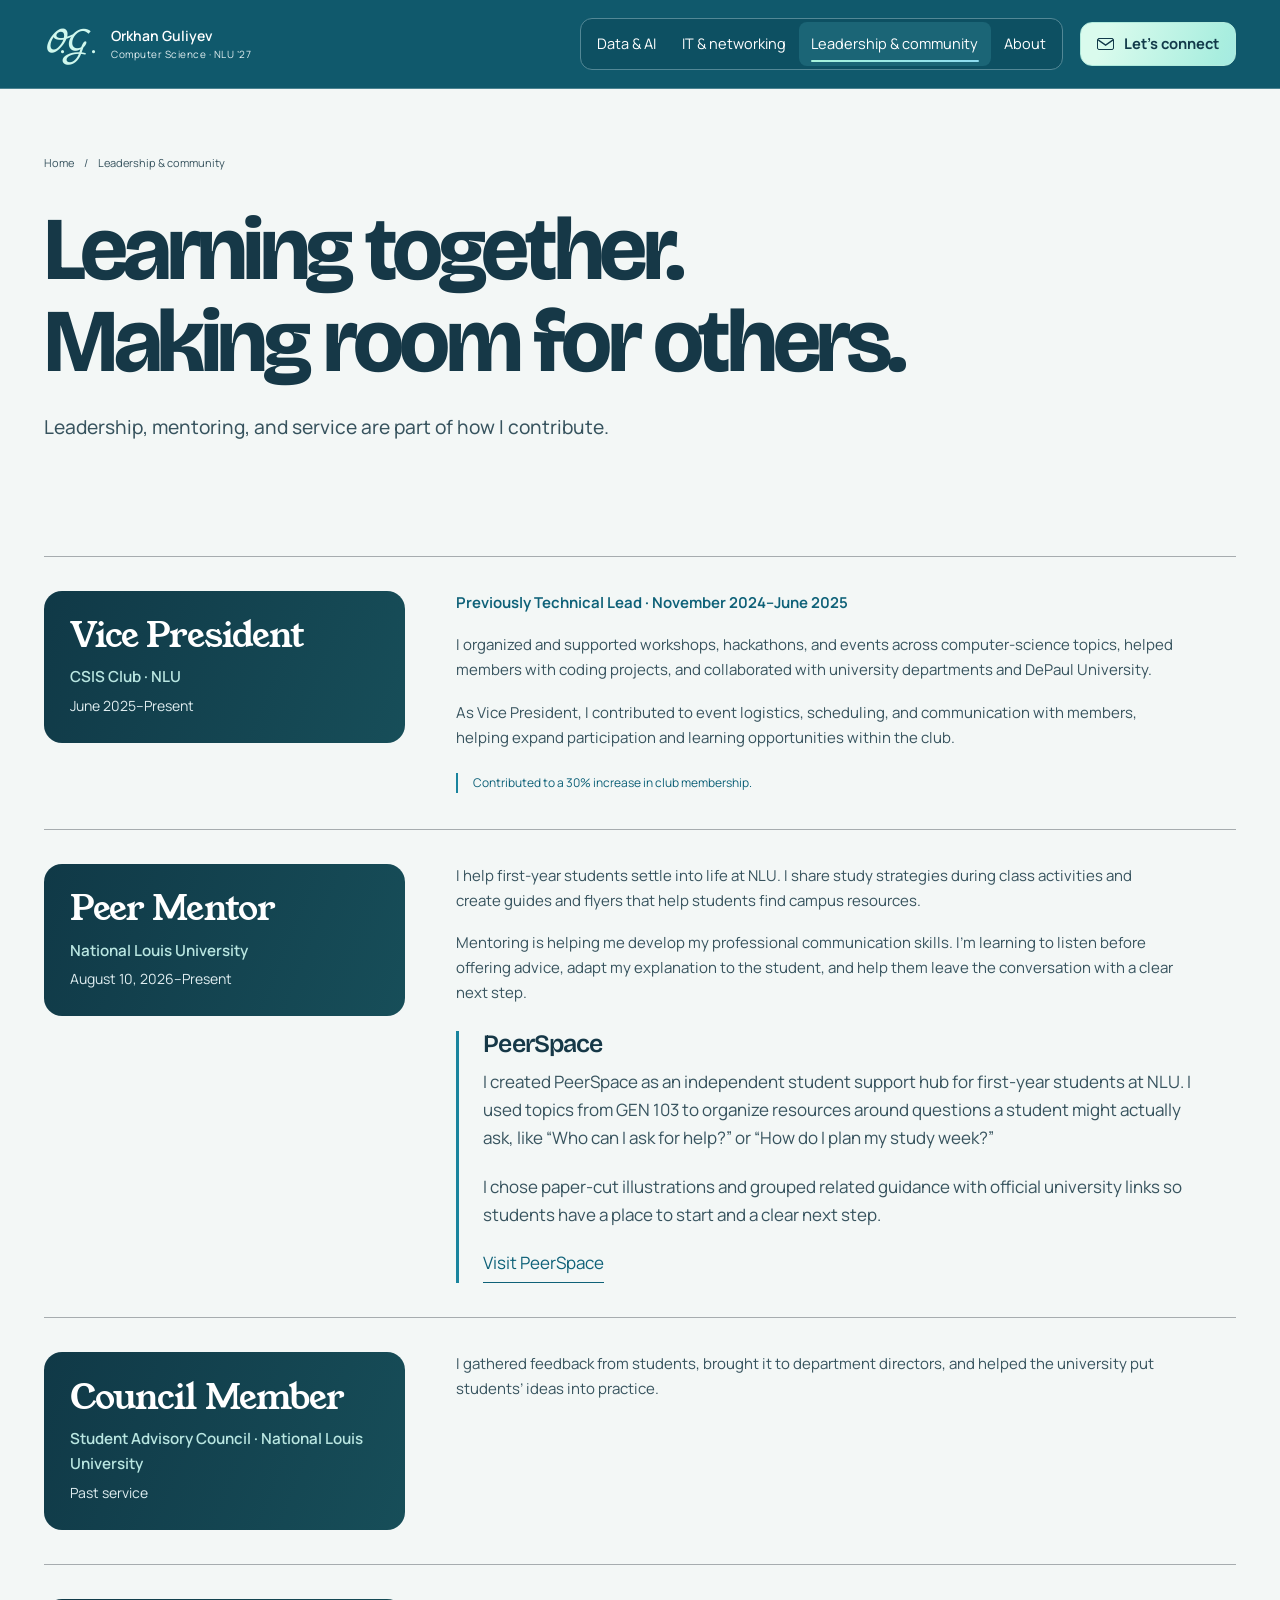
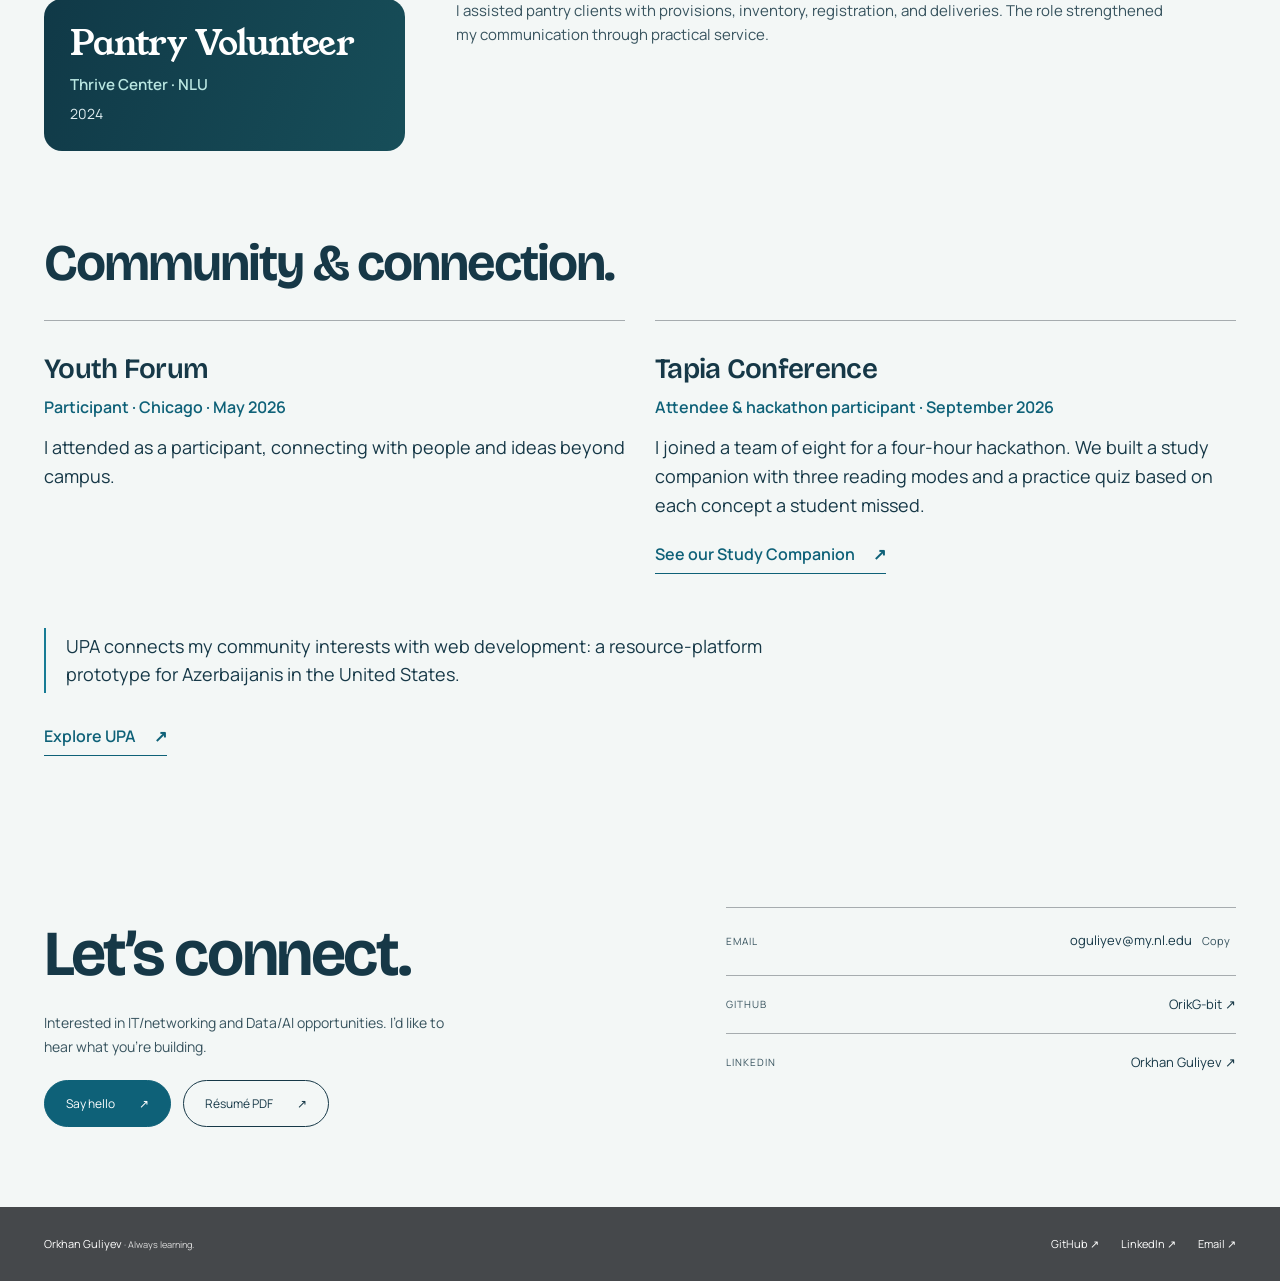
<file: leadership.html>
<!doctype html><html lang="en"><head><meta charset="utf-8"><meta name="viewport" content="width=device-width,initial-scale=1"><meta name="theme-color" content="#10596c"><meta name="description" content="CSIS Club leadership, NLU peer mentoring, volunteering, and community participation."><title>Leadership &amp; community - Orkhan Guliyev</title><link rel="canonical" href="/leadership.html"><meta property="og:title" content="Leadership &amp; community - Orkhan Guliyev"><meta property="og:description" content="CSIS Club leadership, NLU peer mentoring, volunteering, and community participation."><meta property="og:type" content="website"><meta property="og:url" content="/leadership.html"><meta property="og:image" content="/assets/upa-cover.png"><link rel="icon" href="/assets/favicon.svg?v=industrial-1" type="image/svg+xml"><link rel="preload" href="/assets/fonts/bricolage-grotesque.woff2" as="font" type="font/woff2" crossorigin><link rel="stylesheet" href="/assets/style.css?v=mobile-signature-3"><script src="/assets/app.js?v=phone-navigation-3" defer></script><link rel="stylesheet" href="/assets/work-headings.css?v=1"></head><body><a class="skip-link" href="#main">Skip to content</a><header class="site-header"><div class="wrap header-inner"><a class="brand" href="/" aria-label="Orkhan Guliyev, home"><span class="brand-signature" aria-hidden="true">O.G.</span><span class="brand-name">Orkhan Guliyev<small>Computer Science · NLU ’27</small></span></a><button class="menu-toggle" aria-controls="site-navigation" aria-expanded="false">Menu <span class="menu-glyph" aria-hidden="true"></span></button><nav class="nav" id="site-navigation" aria-label="Main navigation"><div class="nav-sections"><a class="mobile-projects" href="/#projects">Projects</a><a href="/data-ai.html">Data & AI</a><a href="/networking.html">IT & networking</a><a href="/leadership.html" aria-current="page">Leadership & community</a><a href="/about.html">About</a></div><a class="nav-contact" href="mailto:oguliyev@my.nl.edu"><span class="contact-envelope" aria-hidden="true"></span>Let’s connect</a></nav></div></header><main id="main"><section class="page-intro"><div class="wrap"><div class="breadcrumbs"><a href="/">Home</a><span aria-hidden="true">/</span><span>Leadership & community</span></div><h1>Learning together.<br>Making room for others.</h1><p class="intro-copy">Leadership, mentoring, and service are part of how I contribute.</p></div></section><section class="content-section"><div class="wrap"><article class="timeline-item" id="csis-club" aria-labelledby="csis-club-title"><header class="position-heading"><h2 id="csis-club-title">Vice President</h2><div class="timeline-org">CSIS Club · NLU</div><div class="timeline-date">June 2025–Present</div></header><div class="position-detail"><p class="role-history">Previously Technical Lead · November 2024–June 2025</p><p><span class="copy-full">I organized and supported workshops, hackathons, and events across computer-science topics, helped members with coding projects, and collaborated with university departments and DePaul University.</span><span class="copy-brief">I helped members debug projects and organized workshops with campus partners.</span></p><p><span class="copy-full">As Vice President, I contributed to event logistics, scheduling, and communication with members, helping expand participation and learning opportunities within the club.</span><span class="copy-brief">As vice president, I coordinated event schedules and kept members informed.</span></p><div class="leadership-stat">Contributed to a 30% increase in club membership.</div></div></article><article class="timeline-item" id="peer-mentor" aria-labelledby="peer-mentor-title"><header class="position-heading"><h2 id="peer-mentor-title">Peer Mentor</h2><div class="timeline-org">National Louis University</div><div class="timeline-date">August 10, 2026–Present</div></header><div class="position-detail"><p><span class="copy-full">I help first-year students settle into life at NLU. I share study strategies during class activities and create guides and flyers that help students find campus resources.</span><span class="copy-brief">I help first-year students find campus resources and build study habits.</span></p><p><span class="copy-full">Mentoring is helping me develop my professional communication skills. I’m learning to listen before offering advice, adapt my explanation to the student, and help them leave the conversation with a clear next step.</span><span class="copy-brief">I listen first, then help each student choose a practical next step.</span></p>
<section class="mentor-project" id="peerspace" aria-labelledby="peerspace-heading">
  <h3 id="peerspace-heading"><a href="/projects/peerspace.html">PeerSpace</a></h3>
  <p><span class="copy-full">I created PeerSpace as an independent student support hub for first-year students at NLU. I used topics from GEN 103 to organize resources around questions a student might actually ask, like “Who can I ask for help?” or “How do I plan my study week?”</span><span class="copy-brief">I built PeerSpace to answer first-year students’ questions about studying and campus support.</span></p>
  <p><span class="copy-full">I chose paper-cut illustrations and grouped related guidance with official university links so students have a place to start and a clear next step.</span><span class="copy-brief">Paper-cut illustrations and links to NLU services guide students through each topic.</span></p>
  <a class="text-link" href="https://orkhan-peer-support-hub.orkhaniscool13.chatgpt.site">Visit PeerSpace</a>
</section></div></article><article class="timeline-item" id="student-advisory-council" aria-labelledby="student-advisory-council-title"><header class="position-heading"><h2 id="student-advisory-council-title">Council Member</h2><div class="timeline-org">Student Advisory Council · National Louis University</div><div class="timeline-date">Past service</div></header><div class="position-detail"><p>I gathered feedback from students, brought it to department directors, and helped the university put students’ ideas into practice.</p></div></article>
<article class="timeline-item" id="thrive-center" aria-labelledby="thrive-center-title"><header class="position-heading"><h2 id="thrive-center-title">Pantry Volunteer</h2><div class="timeline-org">Thrive Center · NLU</div><div class="timeline-date">2024</div></header><div class="position-detail"><p>I assisted pantry clients with provisions, inventory, registration, and deliveries. The role strengthened my communication through practical service.</p></div></article><section class="community-events" id="community" aria-labelledby="community-title"><div class="section-head"><div><h2 id="community-title">Community &amp; connection.</h2></div></div><div class="events-grid"><article class="event"><h3>Youth Forum</h3><p class="event-details">Participant · Chicago · May 2026</p><p>I attended as a participant, connecting with people and ideas beyond campus.</p></article><article class="event"><h3>Tapia Conference</h3><p class="event-details">Attendee & hackathon participant · September 2026</p><p><span class="copy-full">I joined a team of eight for a four-hour hackathon. We built a study companion with three reading modes and a practice quiz based on each concept a student missed.</span><span class="copy-brief">Eight of us built an adaptive study companion in a four-hour hackathon.</span></p><a class="text-link" href="/projects/tapia.html">See our Study Companion <span aria-hidden="true">↗</span></a></article></div><div class="focus-note">UPA connects my community interests with web development: a resource-platform prototype for Azerbaijanis in the United States.</div><a class="text-link" href="/projects/upa.html">Explore UPA <span aria-hidden="true">↗</span></a></section></div></section><section class="connect-section" id="contact"><div class="wrap connect-grid"><div><h2>Let’s connect.</h2><p>Interested in IT/networking and Data/AI opportunities. I’d like to hear what you’re building.</p><div class="connect-actions"><a class="button primary" href="mailto:oguliyev@my.nl.edu">Say hello <span aria-hidden="true">↗</span></a><a class="button" href="/assets/orkhan-guliyev-resume.pdf" target="_blank" rel="noopener">Résumé PDF <span aria-hidden="true">↗</span></a></div></div><div><div class="contact-detail"><small>Email</small><div><a href="mailto:oguliyev@my.nl.edu">oguliyev@my.nl.edu</a><button class="copy-email" data-copy-email="oguliyev@my.nl.edu" aria-label="Copy email address">Copy</button></div></div><div class="contact-detail"><small>GitHub</small><a href="https://github.com/OrikG-bit" target="_blank" rel="noopener noreferrer" class="">OrikG-bit<span aria-hidden="true"> ↗</span></a></div><div class="contact-detail"><small>LinkedIn</small><a href="https://www.linkedin.com/in/orkhan-guliyev06" target="_blank" rel="noopener noreferrer" class="">Orkhan Guliyev<span aria-hidden="true"> ↗</span></a></div><p class="copy-status" id="copy-status" role="status" aria-live="polite"></p></div></div></section></main><footer class="footer"><div class="wrap footer-inner"><div>Orkhan Guliyev <small> · Always learning.</small></div><div class="footer-links"><a href="https://github.com/OrikG-bit" target="_blank" rel="noopener noreferrer" class="">GitHub<span aria-hidden="true"> ↗</span></a><a href="https://www.linkedin.com/in/orkhan-guliyev06" target="_blank" rel="noopener noreferrer" class="">LinkedIn<span aria-hidden="true"> ↗</span></a><a href="mailto:oguliyev@my.nl.edu">Email <span aria-hidden="true">↗</span></a></div></div></footer></body></html>
</file>
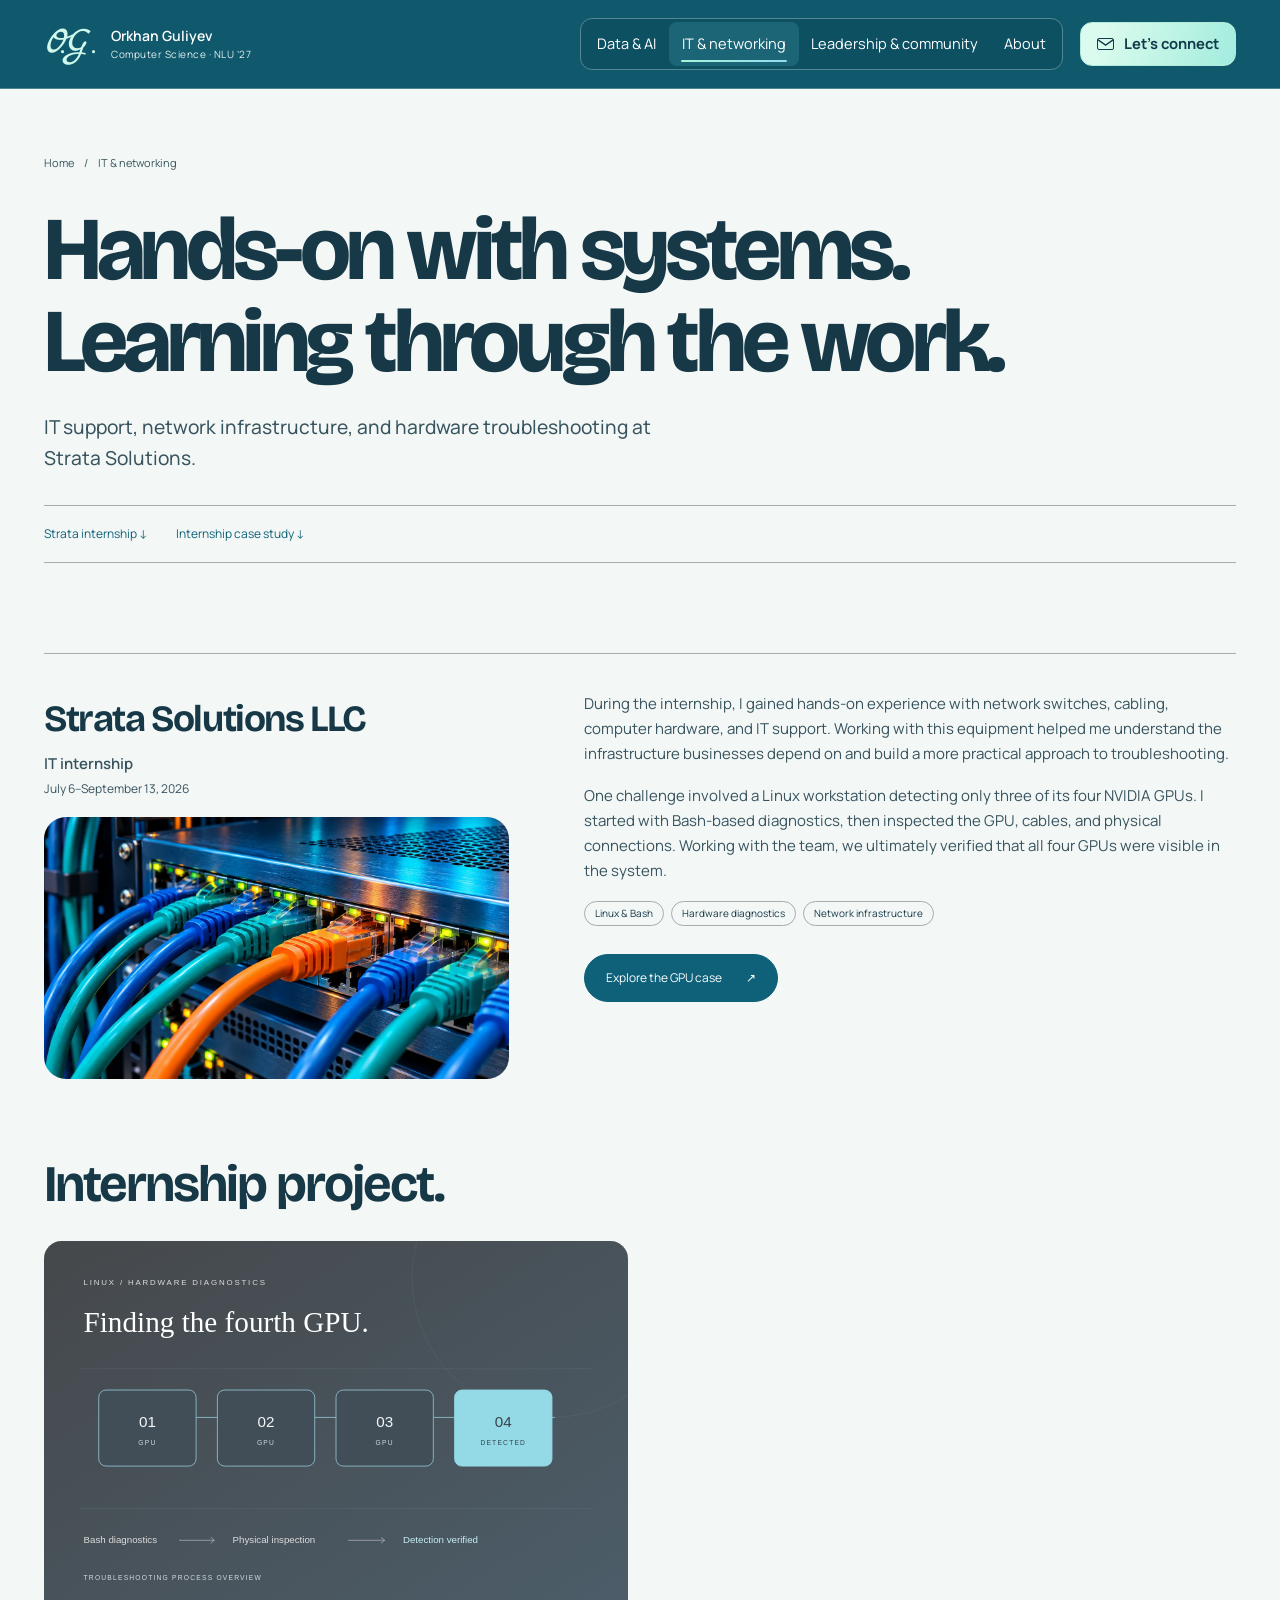
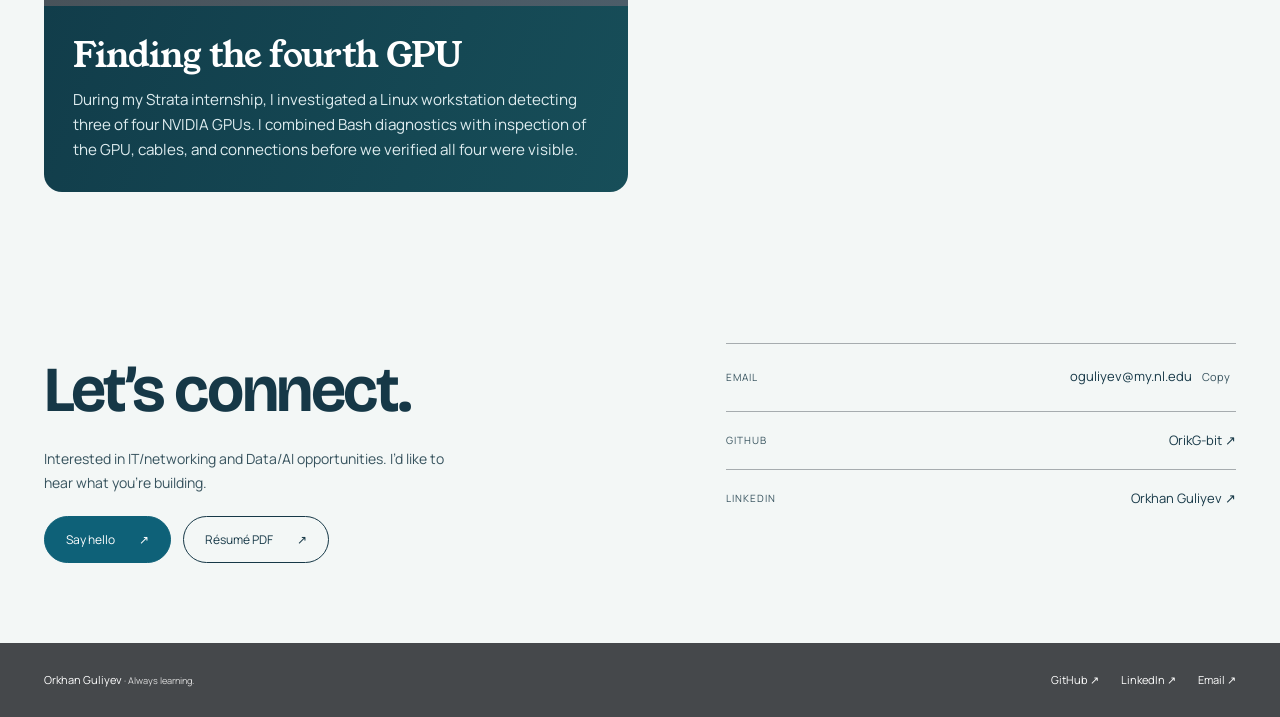
<file: networking.html>
<!doctype html><html lang="en"><head><meta charset="utf-8"><meta name="viewport" content="width=device-width,initial-scale=1"><meta name="theme-color" content="#10596c"><meta name="description" content="Strata Solutions internship and the Linux GPU troubleshooting case study."><title>IT &amp; networking - Orkhan Guliyev</title><link rel="canonical" href="/networking.html"><meta property="og:title" content="IT &amp; networking - Orkhan Guliyev"><meta property="og:description" content="Strata Solutions internship and the Linux GPU troubleshooting case study."><meta property="og:type" content="website"><meta property="og:url" content="/networking.html"><meta property="og:image" content="/assets/project-media/strata-networking-cover.webp"><link rel="icon" href="/assets/favicon.svg?v=industrial-1" type="image/svg+xml"><link rel="preload" href="/assets/fonts/bricolage-grotesque.woff2" as="font" type="font/woff2" crossorigin><link rel="stylesheet" href="/assets/style.css?v=mobile-signature-3"><script src="/assets/app.js?v=phone-navigation-3" defer></script><link rel="stylesheet" href="/assets/work-headings.css?v=1"></head><body><a class="skip-link" href="#main">Skip to content</a><header class="site-header"><div class="wrap header-inner"><a class="brand" href="/" aria-label="Orkhan Guliyev, home"><span class="brand-signature" aria-hidden="true">O.G.</span><span class="brand-name">Orkhan Guliyev<small>Computer Science · NLU ’27</small></span></a><button class="menu-toggle" aria-controls="site-navigation" aria-expanded="false">Menu <span class="menu-glyph" aria-hidden="true"></span></button><nav class="nav" id="site-navigation" aria-label="Main navigation"><div class="nav-sections"><a class="mobile-projects" href="/#projects">Projects</a><a href="/data-ai.html">Data & AI</a><a href="/networking.html" aria-current="page">IT & networking</a><a href="/leadership.html">Leadership & community</a><a href="/about.html">About</a></div><a class="nav-contact" href="mailto:oguliyev@my.nl.edu"><span class="contact-envelope" aria-hidden="true"></span>Let’s connect</a></nav></div></header><main id="main"><section class="page-intro"><div class="wrap"><div class="breadcrumbs"><a href="/">Home</a><span aria-hidden="true">/</span><span>IT & networking</span></div><h1>Hands-on with systems.<br>Learning through the work.</h1><p class="intro-copy">IT support, network infrastructure, and hardware troubleshooting at Strata Solutions.</p><nav class="page-subnav" aria-label="IT and networking sections"><a href="#strata-internship">Strata internship ↓</a><a href="#internship-projects">Internship case study ↓</a></nav></div></section><section class="content-section"><div class="wrap"><article class="experience-block" id="strata-internship"><div><h2>Strata Solutions LLC</h2><p class="internship-role">IT internship</p><div class="date">July 6–September 13, 2026</div><figure class="case-visual strata-cover"><img src="/assets/project-media/strata-networking-cover.webp" alt="Blue, teal, and orange Ethernet cables connected to a network switch" width="1440" height="810" loading="lazy" decoding="async"></figure></div><div><p><span class="copy-full">During the internship, I gained hands-on experience with network switches, cabling, computer hardware, and IT support. Working with this equipment helped me understand the infrastructure businesses depend on and build a more practical approach to troubleshooting.</span><span class="copy-brief">I supported network switches, worked with cabling, and troubleshot hardware.</span></p><p><span class="copy-full">One challenge involved a Linux workstation detecting only three of its four NVIDIA GPUs. I started with Bash-based diagnostics, then inspected the GPU, cables, and physical connections. Working with the team, we ultimately verified that all four GPUs were visible in the system.</span><span class="copy-brief">When Linux detected three of four GPUs, I used Bash and checked the hardware with my team.</span></p><div class="card-tags"><span class="tag">Linux & Bash</span><span class="tag">Hardware diagnostics</span><span class="tag">Network infrastructure</span></div><div class="case-actions"><a class="button primary" href="/projects/gpu.html">Explore the GPU case <span aria-hidden="true">↗</span></a></div></div></article><section class="page-projects" id="internship-projects"><div class="section-head"><div><h2>Internship project.</h2></div></div><div class="project-grid"><article class="project-card" data-featured><a class="project-entry" href="/projects/gpu.html" aria-labelledby="card-gpu"><span class="media-link"><img class="project-media" src="/assets/gpu.svg?v=industrial-1" alt="Process overview: Bash diagnostics, physical GPU inspection, and all four GPUs detected" width="960" height="600" loading="lazy" decoding="async"></span><div class="card-copy"><h3 class="card-title" id="card-gpu">Finding the fourth GPU</h3><p class="card-desc"><span class="copy-full">During my Strata internship, I investigated a Linux workstation detecting three of four NVIDIA GPUs. I combined Bash diagnostics with inspection of the GPU, cables, and connections before we verified all four were visible.</span><span class="copy-brief">I used Bash and hardware checks to help our team find a fourth GPU.</span></p></div></a></article></div></section></div></section><section class="connect-section" id="contact"><div class="wrap connect-grid"><div><h2>Let’s connect.</h2><p>Interested in IT/networking and Data/AI opportunities. I’d like to hear what you’re building.</p><div class="connect-actions"><a class="button primary" href="mailto:oguliyev@my.nl.edu">Say hello <span aria-hidden="true">↗</span></a><a class="button" href="/assets/orkhan-guliyev-resume.pdf" target="_blank" rel="noopener">Résumé PDF <span aria-hidden="true">↗</span></a></div></div><div><div class="contact-detail"><small>Email</small><div><a href="mailto:oguliyev@my.nl.edu">oguliyev@my.nl.edu</a><button class="copy-email" data-copy-email="oguliyev@my.nl.edu" aria-label="Copy email address">Copy</button></div></div><div class="contact-detail"><small>GitHub</small><a href="https://github.com/OrikG-bit" target="_blank" rel="noopener noreferrer" class="">OrikG-bit<span aria-hidden="true"> ↗</span></a></div><div class="contact-detail"><small>LinkedIn</small><a href="https://www.linkedin.com/in/orkhan-guliyev06" target="_blank" rel="noopener noreferrer" class="">Orkhan Guliyev<span aria-hidden="true"> ↗</span></a></div><p class="copy-status" id="copy-status" role="status" aria-live="polite"></p></div></div></section></main><footer class="footer"><div class="wrap footer-inner"><div>Orkhan Guliyev <small> · Always learning.</small></div><div class="footer-links"><a href="https://github.com/OrikG-bit" target="_blank" rel="noopener noreferrer" class="">GitHub<span aria-hidden="true"> ↗</span></a><a href="https://www.linkedin.com/in/orkhan-guliyev06" target="_blank" rel="noopener noreferrer" class="">LinkedIn<span aria-hidden="true"> ↗</span></a><a href="mailto:oguliyev@my.nl.edu">Email <span aria-hidden="true">↗</span></a></div></div></footer></body></html>
</file>
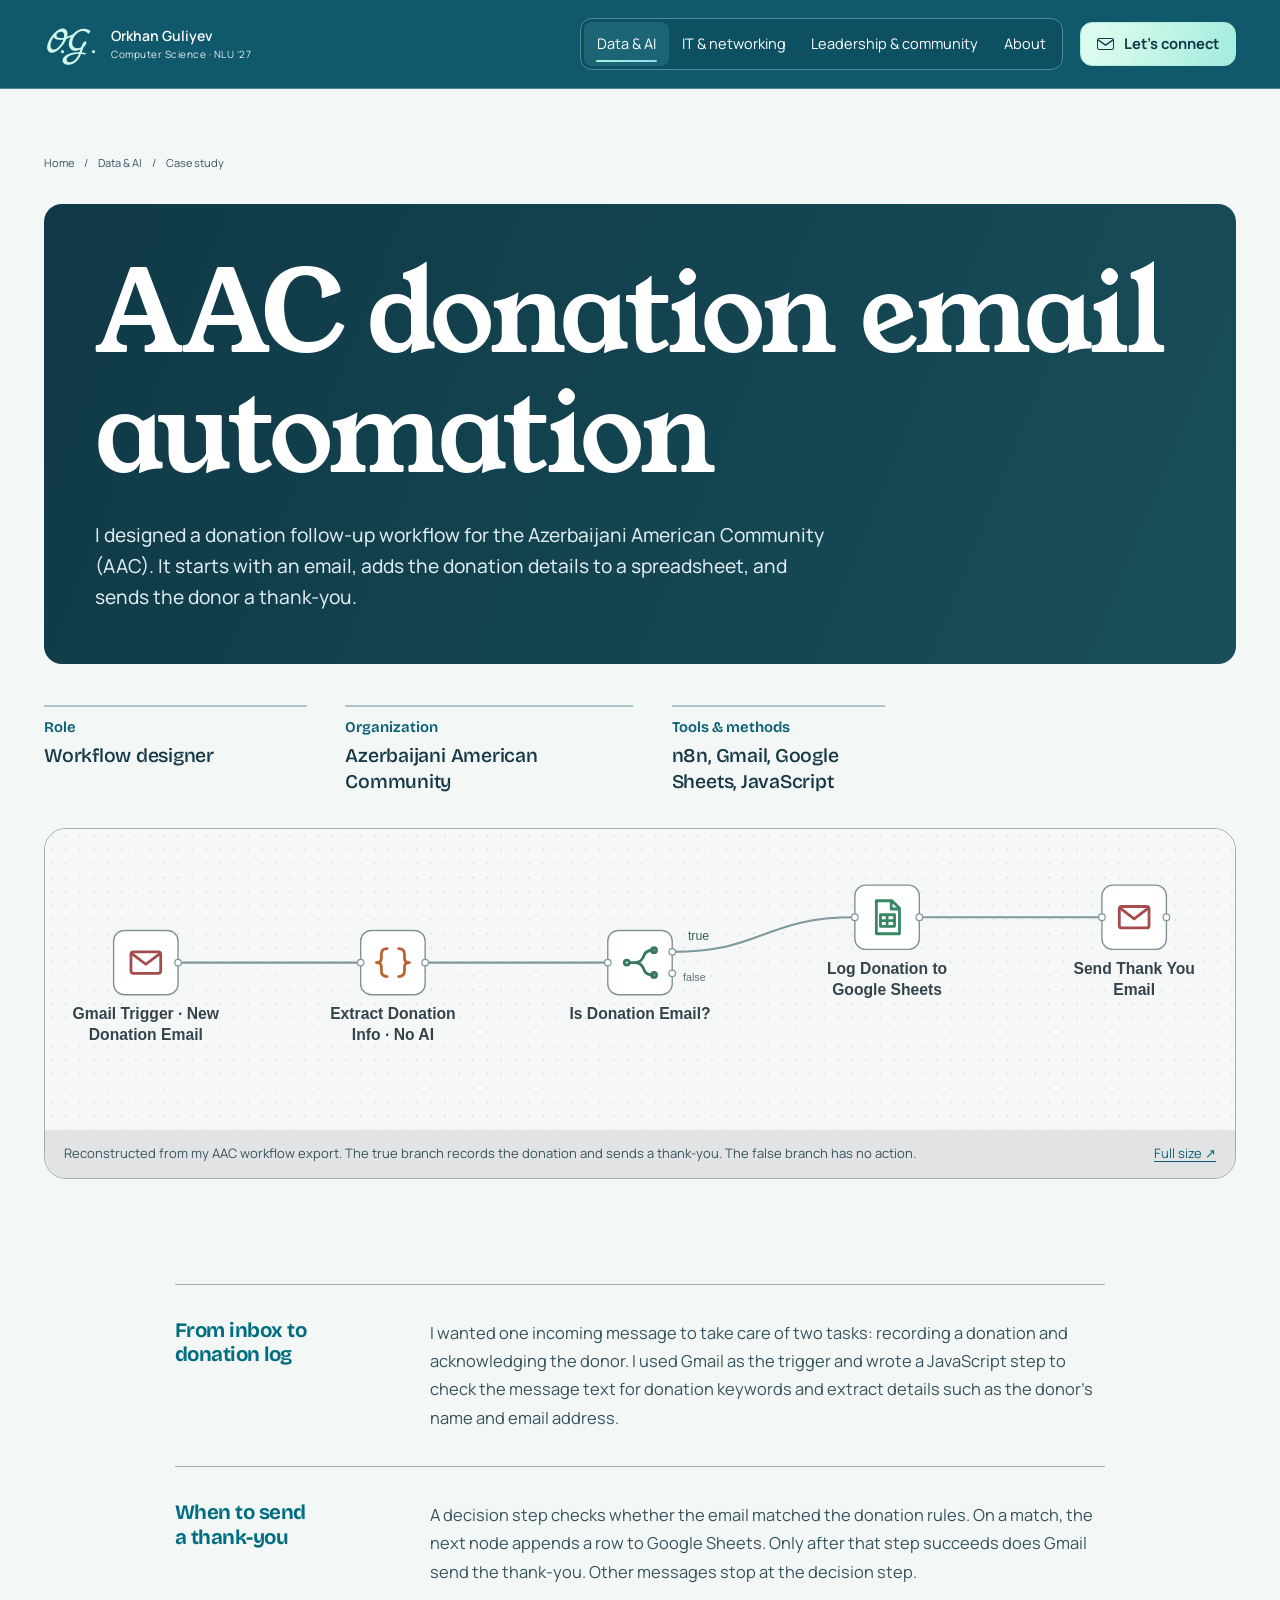
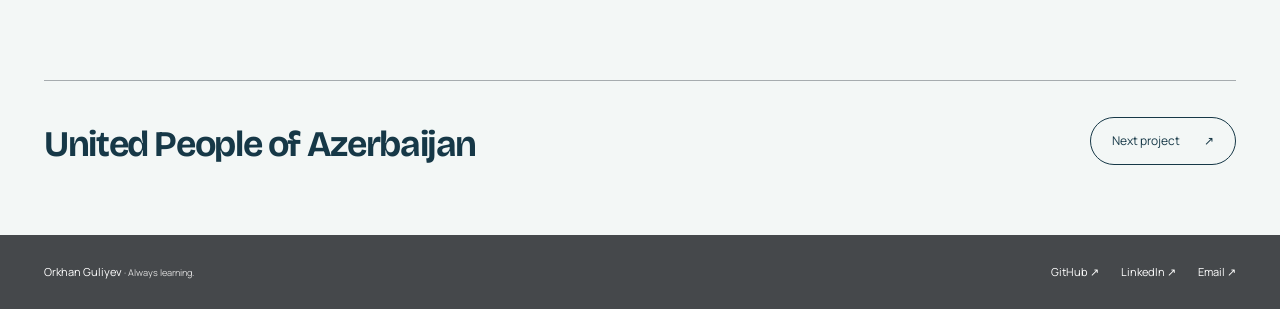
<file: projects/aac.html>
<!doctype html><html lang="en"><head><meta charset="utf-8"><meta name="viewport" content="width=device-width,initial-scale=1"><meta name="theme-color" content="#10596c"><meta name="description" content="I designed an n8n workflow for the Azerbaijani American Community that logs donation emails in Google Sheets and sends a thank-you."><title>AAC donation email automation - Orkhan Guliyev</title><link rel="canonical" href="/projects/aac.html"><meta property="og:title" content="AAC donation email automation - Orkhan Guliyev"><meta property="og:description" content="I designed an n8n workflow for the Azerbaijani American Community that logs donation emails in Google Sheets and sends a thank-you."><meta property="og:type" content="website"><meta property="og:url" content="/projects/aac.html"><meta property="og:image" content="/assets/project-media/aac-donation-cover.jpg"><link rel="icon" href="/assets/favicon.svg?v=industrial-1" type="image/svg+xml"><link rel="preload" href="/assets/fonts/bricolage-grotesque.woff2" as="font" type="font/woff2" crossorigin><link rel="stylesheet" href="/assets/style.css?v=mobile-signature-3"><script src="/assets/app.js?v=phone-navigation-3" defer></script><link rel="stylesheet" href="/assets/project-media/evidence.css"><link rel="stylesheet" href="/assets/case-reading.css?v=1"><link rel="stylesheet" href="/assets/work-headings.css?v=1"></head><body><a class="skip-link" href="#main">Skip to content</a><header class="site-header"><div class="wrap header-inner"><a class="brand" href="/" aria-label="Orkhan Guliyev, home"><span class="brand-signature" aria-hidden="true">O.G.</span><span class="brand-name">Orkhan Guliyev<small>Computer Science · NLU ’27</small></span></a><button class="menu-toggle" aria-controls="site-navigation" aria-expanded="false">Menu <span class="menu-glyph" aria-hidden="true"></span></button><nav class="nav" id="site-navigation" aria-label="Main navigation"><div class="nav-sections"><a class="mobile-projects" href="/#projects" data-back-to-projects>Projects</a><a href="/data-ai.html" aria-current="page">Data & AI</a><a href="/networking.html">IT & networking</a><a href="/leadership.html">Leadership & community</a><a href="/about.html">About</a></div><a class="nav-contact" href="mailto:oguliyev@my.nl.edu"><span class="contact-envelope" aria-hidden="true"></span>Let’s connect</a></nav></div></header><main id="main">
<section class="page-intro"><div class="wrap">
<div class="breadcrumbs"><a class="case-index-link" data-back-to-projects="card-aac" href="/#projects">Projects &amp; research</a><a class="case-home-link" href="/">Home</a><span aria-hidden="true">/</span><a href="/data-ai.html#data-projects">Data &amp; AI</a><span aria-hidden="true">/</span><span>Case study</span></div>
<div class="case-title-block"><h1 class="project-heading">AAC donation email automation</h1>
<p class="intro-copy">I designed a donation follow-up workflow for the Azerbaijani American Community (AAC). It starts with an email, adds the donation details to a spreadsheet, and sends the donor a thank-you.</p></div>
<dl class="case-meta"><div><dt>Role</dt><dd>Workflow designer</dd></div><div><dt>Organization</dt><dd>Azerbaijani American Community</dd></div><div><dt>Tools &amp; methods</dt><dd>n8n, Gmail, Google Sheets, JavaScript</dd></div></dl>
<figure class="case-visual evidence-figure">
  <a href="/assets/project-media/aac-donations.svg" target="_blank" rel="noopener" aria-label="Open full-size image: Five n8n nodes connect a Gmail trigger to donation-field extraction and a decision. Matching messages lead to Google Sheets and a Gmail thank-you."><picture><source media="(max-width: 640px)" srcset="/assets/project-media/aac-donations-vertical.svg"><img src="/assets/project-media/aac-donations.svg" width="1440" height="365" loading="lazy" decoding="async" alt="Five n8n nodes connect a Gmail trigger to donation-field extraction and a decision. Matching messages lead to Google Sheets and a Gmail thank-you."></picture></a>
  <figcaption><span>Reconstructed from my AAC workflow export. The true branch records the donation and sends a thank-you. The false branch has no action.</span><a href="/assets/project-media/aac-donations.svg" target="_blank" rel="noopener" aria-label="View full size: Five n8n nodes connect a Gmail trigger to donation-field extraction and a decision. Matching messages lead to Google Sheets and a Gmail thank-you."><span class="diagram-wide-label">Full size ↗</span><span class="diagram-narrow-label">Open wide diagram</span></a></figcaption>
</figure>
</div></section>
<div class="wrap"><div class="case-body">
<section class="case-section"><h2>From inbox to donation log</h2><div><p>I wanted one incoming message to take care of two tasks: recording a donation and acknowledging the donor. I used Gmail as the trigger and wrote a JavaScript step to check the message text for donation keywords and extract details such as the donor’s name and email address.</p></div></section>
<section class="case-section"><h2>When to send a thank-you</h2><div><p>A decision step checks whether the email matched the donation rules. On a match, the next node appends a row to Google Sheets. Only after that step succeeds does Gmail send the thank-you. Other messages stop at the decision step.</p></div></section>
</div><div class="next-project"><div><h2>United People of Azerbaijan</h2></div><a class="button" href="/projects/upa.html">Next project <span aria-hidden="true">↗</span></a><a class="case-index-link case-index-bottom" data-back-to-projects="card-aac" href="/#projects">Back to projects</a></div></div>
</main><footer class="footer"><div class="wrap footer-inner"><div>Orkhan Guliyev <small> · Always learning.</small></div><div class="footer-links"><a href="https://github.com/OrikG-bit" target="_blank" rel="noopener noreferrer" class="">GitHub<span aria-hidden="true"> ↗</span></a><a href="https://www.linkedin.com/in/orkhan-guliyev06" target="_blank" rel="noopener noreferrer" class="">LinkedIn<span aria-hidden="true"> ↗</span></a><a href="mailto:oguliyev@my.nl.edu">Email <span aria-hidden="true">↗</span></a></div></div></footer></body></html>
</file>
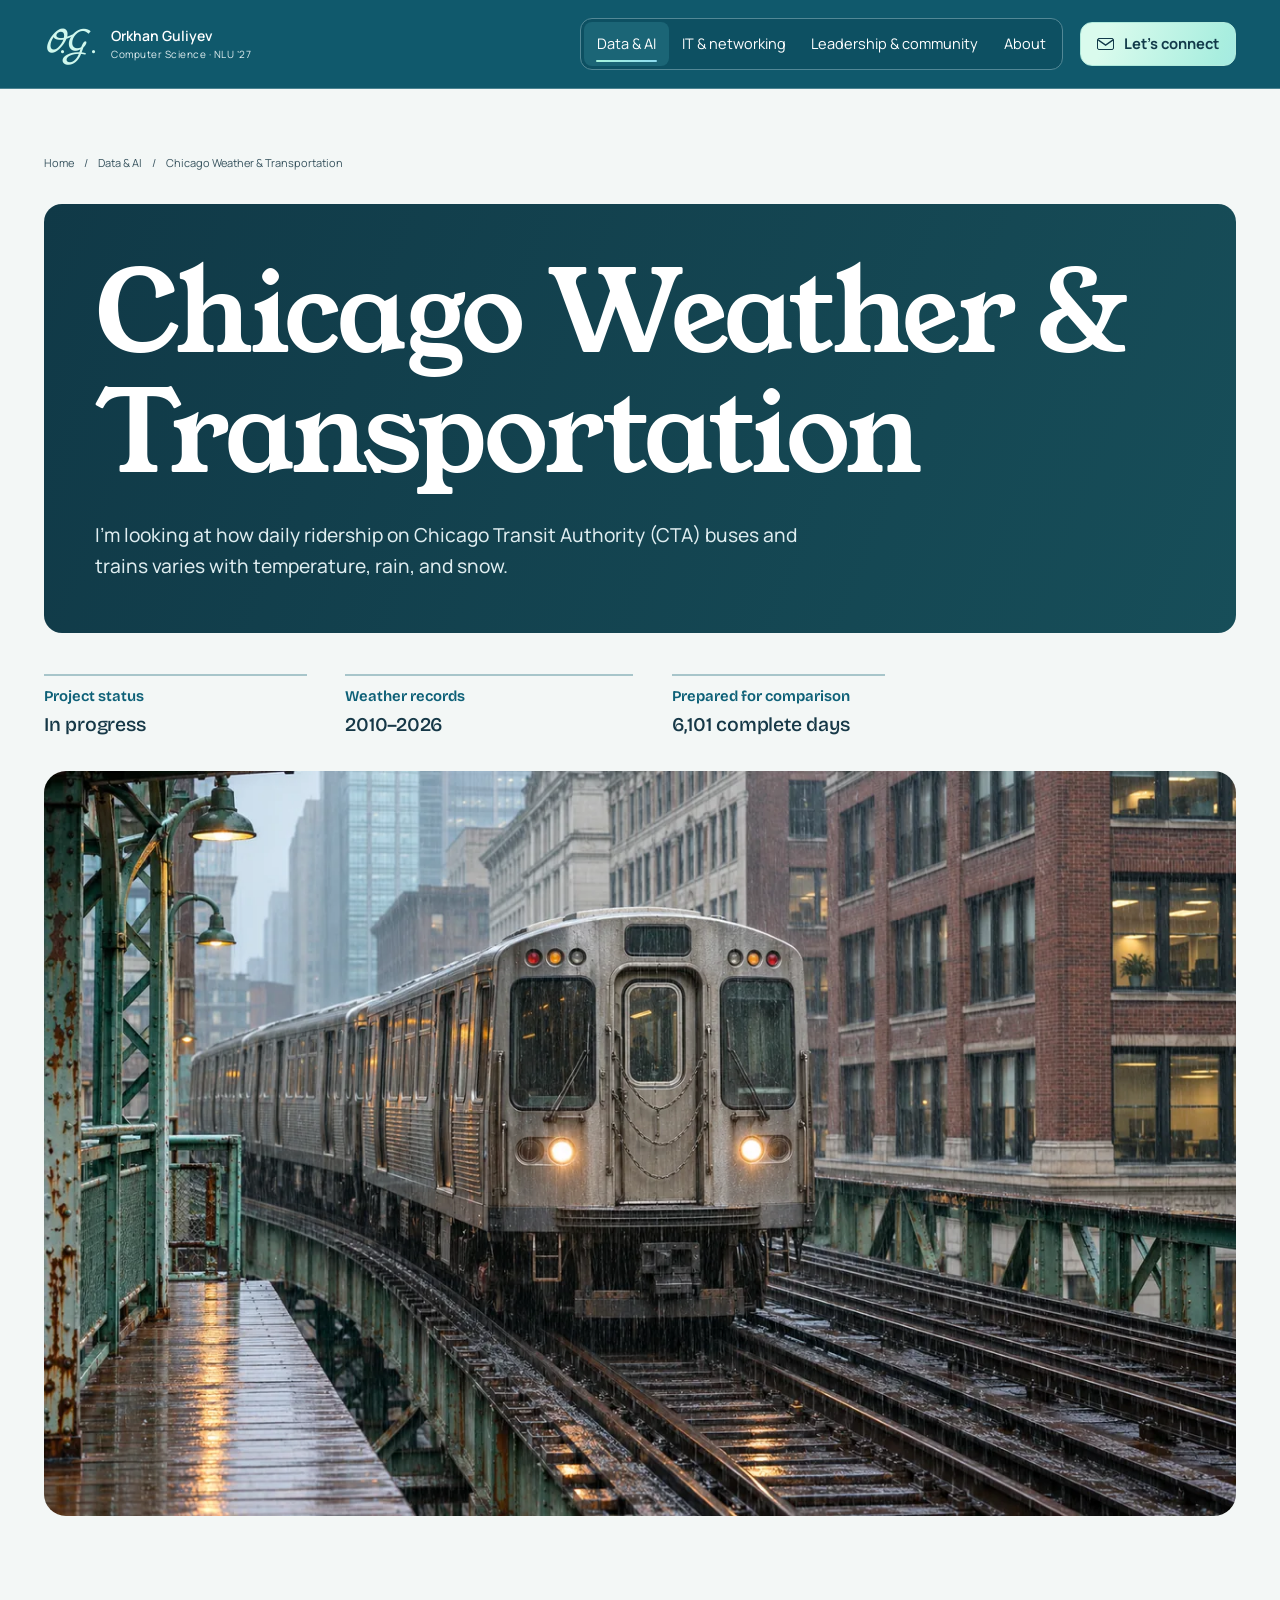
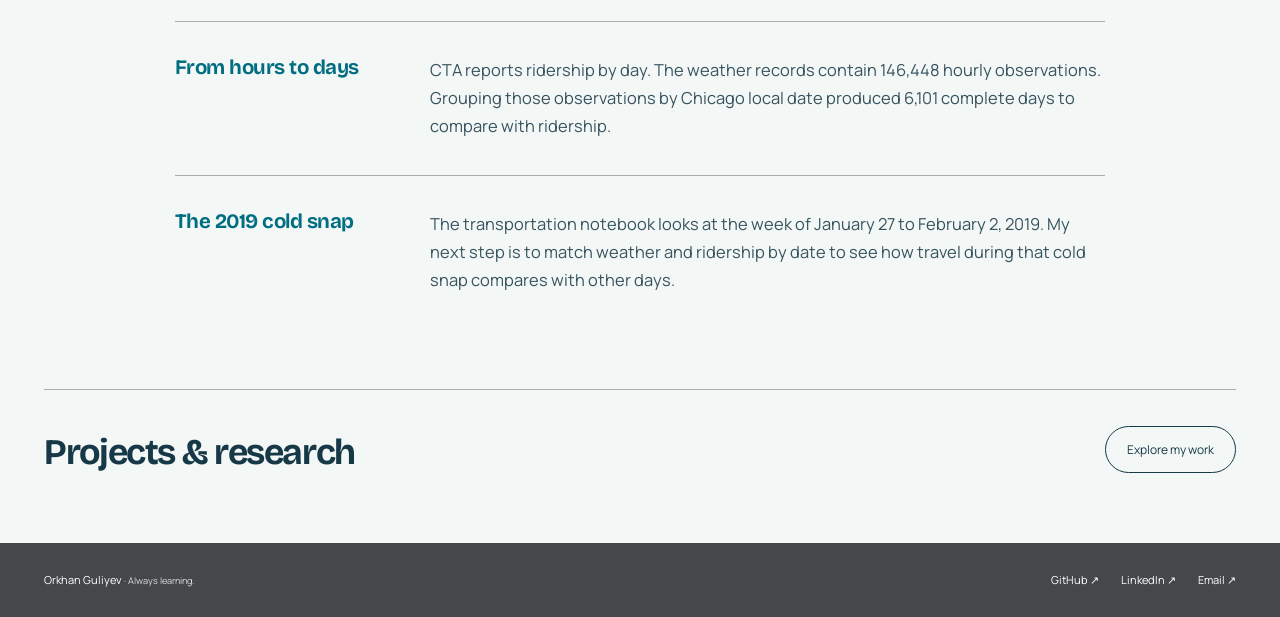
<file: projects/chicago-weather.html>
<!doctype html><html lang="en"><head><meta charset="utf-8"><meta name="viewport" content="width=device-width,initial-scale=1"><meta name="theme-color" content="#10596c"><meta name="description" content="An in-progress analysis of Chicago weather and CTA ridership, with 6,101 complete days of weather observations prepared for comparison."><title>Chicago Weather &amp; Transportation - Orkhan Guliyev</title><link rel="canonical" href="/projects/chicago-weather.html"><meta property="og:title" content="Chicago Weather &amp; Transportation - Orkhan Guliyev"><meta property="og:description" content="An in-progress analysis of Chicago weather and CTA ridership, with 6,101 complete days of weather observations prepared for comparison."><meta property="og:type" content="website"><meta property="og:url" content="/projects/chicago-weather.html"><meta property="og:image" content="/assets/project-media/chicago-weather-transit.webp"><link rel="icon" href="/assets/favicon.svg?v=industrial-1" type="image/svg+xml"><link rel="preload" href="/assets/fonts/bricolage-grotesque.woff2" as="font" type="font/woff2" crossorigin><link rel="stylesheet" href="/assets/style.css?v=mobile-signature-3"><script src="/assets/app.js?v=phone-navigation-3" defer></script><link rel="stylesheet" href="/assets/case-reading.css?v=1"><link rel="stylesheet" href="/assets/work-headings.css?v=1"></head><body><a class="skip-link" href="#main">Skip to content</a><header class="site-header"><div class="wrap header-inner"><a class="brand" href="/" aria-label="Orkhan Guliyev, home"><span class="brand-signature" aria-hidden="true">O.G.</span><span class="brand-name">Orkhan Guliyev<small>Computer Science · NLU ’27</small></span></a><button class="menu-toggle" aria-controls="site-navigation" aria-expanded="false">Menu <span class="menu-glyph" aria-hidden="true"></span></button><nav class="nav" id="site-navigation" aria-label="Main navigation"><div class="nav-sections"><a class="mobile-projects" href="/#projects" data-back-to-projects>Projects</a><a href="/data-ai.html" aria-current="page">Data & AI</a><a href="/networking.html">IT & networking</a><a href="/leadership.html">Leadership & community</a><a href="/about.html">About</a></div><a class="nav-contact" href="mailto:oguliyev@my.nl.edu"><span class="contact-envelope" aria-hidden="true"></span>Let’s connect</a></nav></div></header><main id="main">
<section class="page-intro"><div class="wrap">
  <div class="breadcrumbs"><a class="case-index-link" data-back-to-projects="card-chicago-weather" href="/#projects">Projects &amp; research</a><a class="case-home-link" href="/">Home</a><span aria-hidden="true">/</span><a href="/data-ai.html#data-projects">Data &amp; AI</a><span aria-hidden="true">/</span><span>Chicago Weather &amp; Transportation</span></div>
  <div class="case-title-block"><h1 class="project-heading">Chicago Weather &amp; Transportation</h1>
  <p class="intro-copy">I’m looking at how daily ridership on Chicago Transit Authority (CTA) buses and trains varies with temperature, rain, and snow.</p></div>
  <dl class="case-meta"><div><dt>Project status</dt><dd>In progress</dd></div><div><dt>Weather records</dt><dd>2010–2026</dd></div><div><dt>Prepared for comparison</dt><dd>6,101 complete days</dd></div></dl>
  <figure class="case-visual"><img src="/assets/project-media/chicago-weather-transit.webp" srcset="/assets/mobile/chicago-weather-transit-240.webp 240w, /assets/mobile/chicago-weather-transit-480.webp 480w, /assets/mobile/chicago-weather-transit-800.webp 800w, /assets/project-media/chicago-weather-transit.webp 1280w" sizes="(max-width: 760px) calc(100vw - 36px), (max-width: 1360px) 94vw, 1280px" alt="Illustration of a Chicago elevated train rounding a bend in the rain." width="1280" height="800" decoding="async"></figure>
</div></section>
<div class="wrap"><div class="case-body">
  <section class="case-section"><h2>From hours to days</h2><div><p>CTA reports ridership by day. The weather records contain 146,448 hourly observations. Grouping those observations by Chicago local date produced 6,101 complete days to compare with ridership.</p></div></section>
  <section class="case-section"><h2>The 2019 cold snap</h2><div><p>The transportation notebook looks at the week of January 27 to February 2, 2019. My next step is to match weather and ridership by date to see how travel during that cold snap compares with other days.</p></div></section>
</div><div class="next-project"><h2>Projects &amp; research</h2><a class="button" data-back-to-projects="card-chicago-weather" href="/#projects">Explore my work</a></div></div>
</main><footer class="footer"><div class="wrap footer-inner"><div>Orkhan Guliyev <small> · Always learning.</small></div><div class="footer-links"><a href="https://github.com/OrikG-bit" target="_blank" rel="noopener noreferrer" class="">GitHub<span aria-hidden="true"> ↗</span></a><a href="https://www.linkedin.com/in/orkhan-guliyev06" target="_blank" rel="noopener noreferrer" class="">LinkedIn<span aria-hidden="true"> ↗</span></a><a href="mailto:oguliyev@my.nl.edu">Email <span aria-hidden="true">↗</span></a></div></div></footer></body></html>
</file>
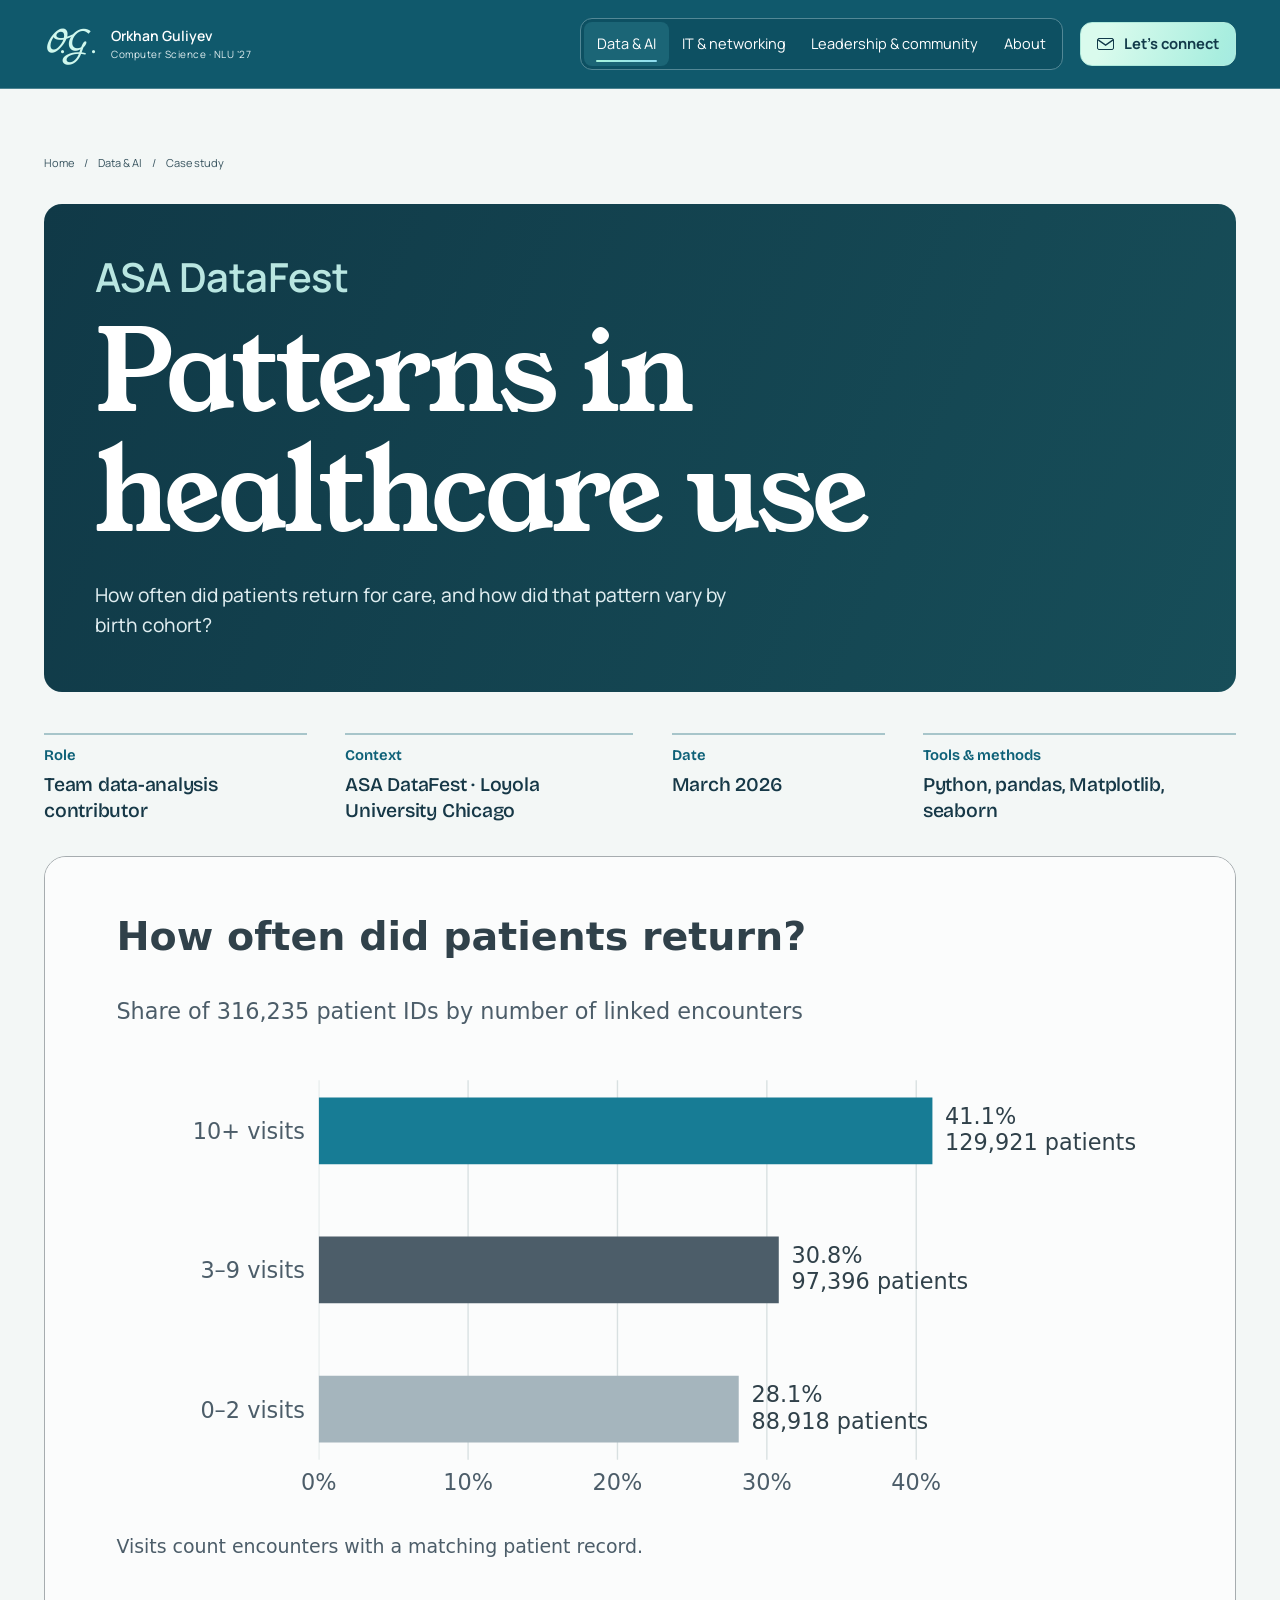
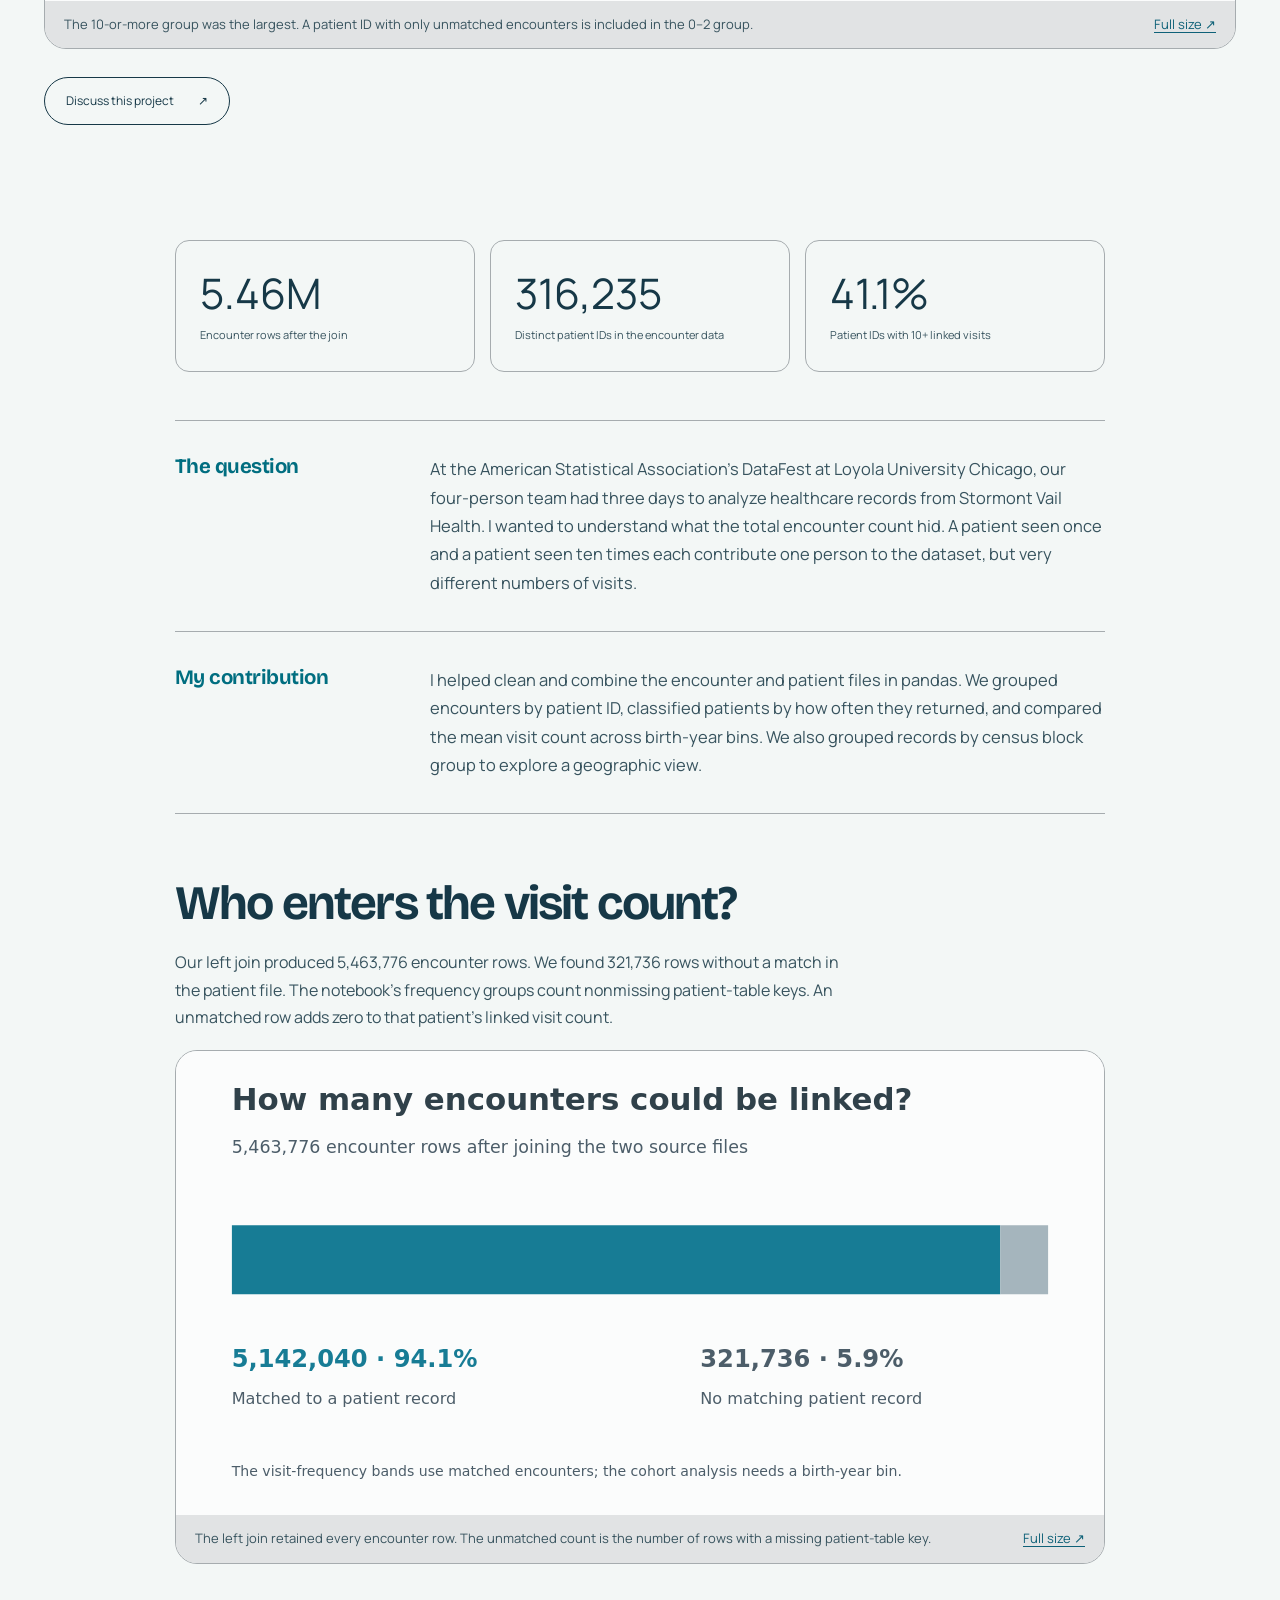
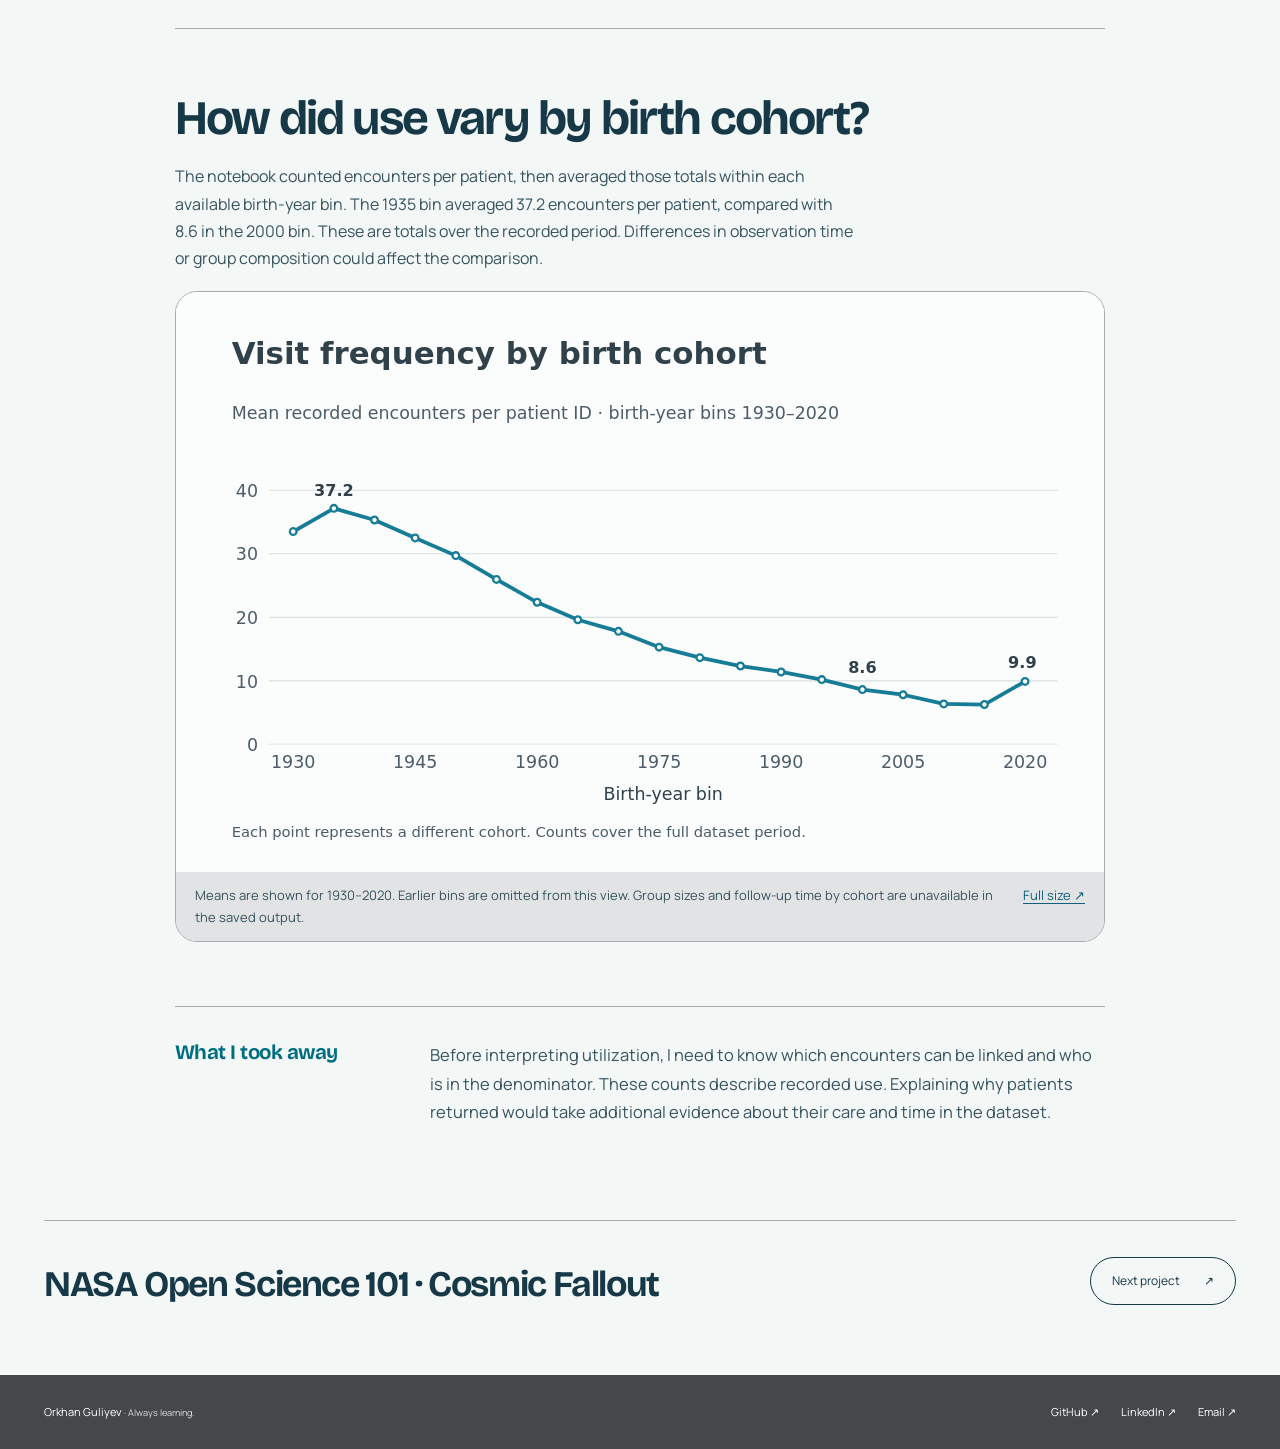
<file: projects/datafest.html>
<!doctype html><html lang="en"><head><meta charset="utf-8"><meta name="viewport" content="width=device-width,initial-scale=1"><meta name="theme-color" content="#10596c"><meta name="description" content="At ASA DataFest, our team analyzed 5.46 million encounter rows from Stormont Vail Health to see how often patients returned and how visit frequency varied across birth cohorts."><title>ASA DataFest · Patterns in healthcare use - Orkhan Guliyev</title><link rel="canonical" href="/projects/datafest.html"><meta property="og:title" content="ASA DataFest · Patterns in healthcare use - Orkhan Guliyev"><meta property="og:description" content="At ASA DataFest, our team analyzed 5.46 million encounter rows from Stormont Vail Health to see how often patients returned and how visit frequency varied across birth cohorts."><meta property="og:type" content="website"><meta property="og:url" content="/projects/datafest.html"><meta property="og:image" content="/assets/project-media/asa-patient-visit-paths.jpg"><link rel="icon" href="/assets/favicon.svg?v=industrial-1" type="image/svg+xml"><link rel="preload" href="/assets/fonts/bricolage-grotesque.woff2" as="font" type="font/woff2" crossorigin><link rel="stylesheet" href="/assets/style.css?v=mobile-signature-3"><script src="/assets/app.js?v=phone-navigation-3" defer></script><link rel="stylesheet" href="/assets/project-media/evidence.css"><link rel="stylesheet" href="/assets/case-reading.css?v=1"><link rel="stylesheet" href="/assets/work-headings.css?v=1"></head><body><a class="skip-link" href="#main">Skip to content</a><header class="site-header"><div class="wrap header-inner"><a class="brand" href="/" aria-label="Orkhan Guliyev, home"><span class="brand-signature" aria-hidden="true">O.G.</span><span class="brand-name">Orkhan Guliyev<small>Computer Science · NLU ’27</small></span></a><button class="menu-toggle" aria-controls="site-navigation" aria-expanded="false">Menu <span class="menu-glyph" aria-hidden="true"></span></button><nav class="nav" id="site-navigation" aria-label="Main navigation"><div class="nav-sections"><a class="mobile-projects" href="/#projects" data-back-to-projects>Projects</a><a href="/data-ai.html" aria-current="page">Data & AI</a><a href="/networking.html">IT & networking</a><a href="/leadership.html">Leadership & community</a><a href="/about.html">About</a></div><a class="nav-contact" href="mailto:oguliyev@my.nl.edu"><span class="contact-envelope" aria-hidden="true"></span>Let’s connect</a></nav></div></header><main id="main"><section class="page-intro"><div class="wrap"><div class="breadcrumbs"><a class="case-index-link" data-back-to-projects="card-datafest" href="/#projects">Projects &amp; research</a><a class="case-home-link" href="/">Home</a><span aria-hidden="true">/</span><a href="/data-ai.html#data-projects">Data & AI</a><span aria-hidden="true">/</span><span>Case study</span></div><div class="case-title-block"><h1 class="project-heading"><span class="title-context">ASA DataFest</span><span class="sr-only"> · </span><span class="title-name">Patterns in healthcare use</span></h1><p class="intro-copy">How often did patients return for care, and how did that pattern vary by birth cohort?</p></div><nav class="case-jumps" aria-label="Case study sections"><a class="case-primary-jump" href="#how-did-use-vary-by-birth-cohort">Cohort findings</a><details><summary>More sections</summary><ul><li><a href="#my-contribution">My contribution</a></li><li><a href="#who-enters-the-visit-count">Who enters the visit count?</a></li><li><a href="#what-i-took-away">What I took away</a></li></ul></details></nav><dl class="case-meta"><div><dt>Role</dt><dd>Team data-analysis contributor</dd></div><div><dt>Context</dt><dd>ASA DataFest · Loyola University Chicago</dd></div><div><dt>Date</dt><dd>March 2026</dd></div><div><dt>Tools &amp; methods</dt><dd>Python, pandas, Matplotlib, seaborn</dd></div></dl><figure class="case-visual evidence-figure"><a href="/assets/project-media/datafest-visit-frequency.svg" target="_blank" rel="noopener" aria-label="Open full-size chart: 41.1% of patients had 10 or more linked visits, 30.8% had 3–9, and 28.1% had 0–2."><picture><source media="(max-width: 600px)" srcset="/assets/mobile/datafest-visit-frequency-mobile.svg" width="360" height="325"><img src="/assets/project-media/datafest-visit-frequency.svg" width="1200" height="750" alt="41.1% of patients had 10 or more linked visits, 30.8% had 3–9, and 28.1% had 0–2."></picture></a><figcaption><span>The 10-or-more group was the largest. A patient ID with only unmatched encounters is included in the 0–2 group.</span><a href="/assets/project-media/datafest-visit-frequency.svg" target="_blank" rel="noopener">Full size ↗</a></figcaption></figure><div class="case-actions"><a class="button" href="mailto:oguliyev@my.nl.edu">Discuss this project <span aria-hidden="true">↗</span></a></div></div></section><div class="wrap"><div class="case-body"><div class="case-stats">
<div class="stat"><strong>5.46M</strong><span>Encounter rows after the join</span></div>
<div class="stat"><strong>316,235</strong><span>Distinct patient IDs in the encounter data</span></div>
<div class="stat"><strong>41.1%</strong><span>Patient IDs with 10+ linked visits</span></div>
</div><section class="case-section"><h2>The question</h2><div><p>At the American Statistical Association’s DataFest at Loyola University Chicago, our four-person team had three days to analyze healthcare records from Stormont Vail Health. I wanted to understand what the total encounter count hid. A patient seen once and a patient seen ten times each contribute one person to the dataset, but very different numbers of visits.</p></div></section><section class="case-section"><h2 id="my-contribution" tabindex="-1">My contribution</h2><div><p>I helped clean and combine the encounter and patient files in pandas. We grouped encounters by patient ID, classified patients by how often they returned, and compared the mean visit count across birth-year bins. We also grouped records by census block group to explore a geographic view.</p></div></section><section class="evidence-section"><h2 id="who-enters-the-visit-count" tabindex="-1">Who enters the visit count?</h2><p>Our left join produced 5,463,776 encounter rows. We found 321,736 rows without a match in the patient file. The notebook’s frequency groups count nonmissing patient-table keys. An unmatched row adds zero to that patient’s linked visit count.</p><figure class="case-visual evidence-figure"><a href="/assets/project-media/datafest-linkage.svg" target="_blank" rel="noopener" aria-label="Open full-size chart: 5,142,040 rows had a matching patient key; 321,736 did not."><picture><source media="(max-width: 600px)" srcset="/assets/mobile/datafest-linkage-mobile.svg" width="360" height="280"><img loading="lazy" decoding="async" src="/assets/project-media/datafest-linkage.svg" width="1200" height="600" alt="5,142,040 rows had a matching patient key; 321,736 did not."></picture></a><figcaption><span>The left join retained every encounter row. The unmatched count is the number of rows with a missing patient-table key.</span><a href="/assets/project-media/datafest-linkage.svg" target="_blank" rel="noopener">Full size ↗</a></figcaption></figure></section><section class="evidence-section"><h2 id="how-did-use-vary-by-birth-cohort" tabindex="-1">How did use vary by birth cohort?</h2><p>The notebook counted encounters per patient, then averaged those totals within each available birth-year bin. The 1935 bin averaged 37.2 encounters per patient, compared with 8.6 in the 2000 bin. These are totals over the recorded period. Differences in observation time or group composition could affect the comparison.</p><figure class="case-visual evidence-figure"><a href="/assets/project-media/datafest-birth-cohorts.svg" target="_blank" rel="noopener" aria-label="Open full-size chart: Average encounters per patient ID, selected birth-year bins: 1935, 37.2; 1960, 22.4; 2000, 8.6; 2020, 9.9."><picture><source media="(max-width: 600px)" srcset="/assets/mobile/datafest-birth-cohorts-mobile.svg" width="360" height="315"><img loading="lazy" decoding="async" src="/assets/project-media/datafest-birth-cohorts.svg" width="1200" height="750" alt="Average encounters per patient ID, selected birth-year bins: 1935, 37.2; 1960, 22.4; 2000, 8.6; 2020, 9.9."></picture></a><figcaption><span>Means are shown for 1930–2020. Earlier bins are omitted from this view. Group sizes and follow-up time by cohort are unavailable in the saved output.</span><a href="/assets/project-media/datafest-birth-cohorts.svg" target="_blank" rel="noopener">Full size ↗</a></figcaption></figure></section><section class="case-section"><h2 id="what-i-took-away" tabindex="-1">What I took away</h2><div><p>Before interpreting utilization, I need to know which encounters can be linked and who is in the denominator. These counts describe recorded use. Explaining why patients returned would take additional evidence about their care and time in the dataset.</p></div></section></div><div class="next-project"><div><h2>NASA Open Science 101 · Cosmic Fallout</h2></div><a class="button" href="/projects/nasa.html">Next project <span aria-hidden="true">↗</span></a><a class="case-index-link case-index-bottom" data-back-to-projects="card-datafest" href="/#projects">Back to projects</a></div></div></main><footer class="footer"><div class="wrap footer-inner"><div>Orkhan Guliyev <small> · Always learning.</small></div><div class="footer-links"><a href="https://github.com/OrikG-bit" target="_blank" rel="noopener noreferrer" class="">GitHub<span aria-hidden="true"> ↗</span></a><a href="https://www.linkedin.com/in/orkhan-guliyev06" target="_blank" rel="noopener noreferrer" class="">LinkedIn<span aria-hidden="true"> ↗</span></a><a href="mailto:oguliyev@my.nl.edu">Email <span aria-hidden="true">↗</span></a></div></div></footer></body></html>
</file>
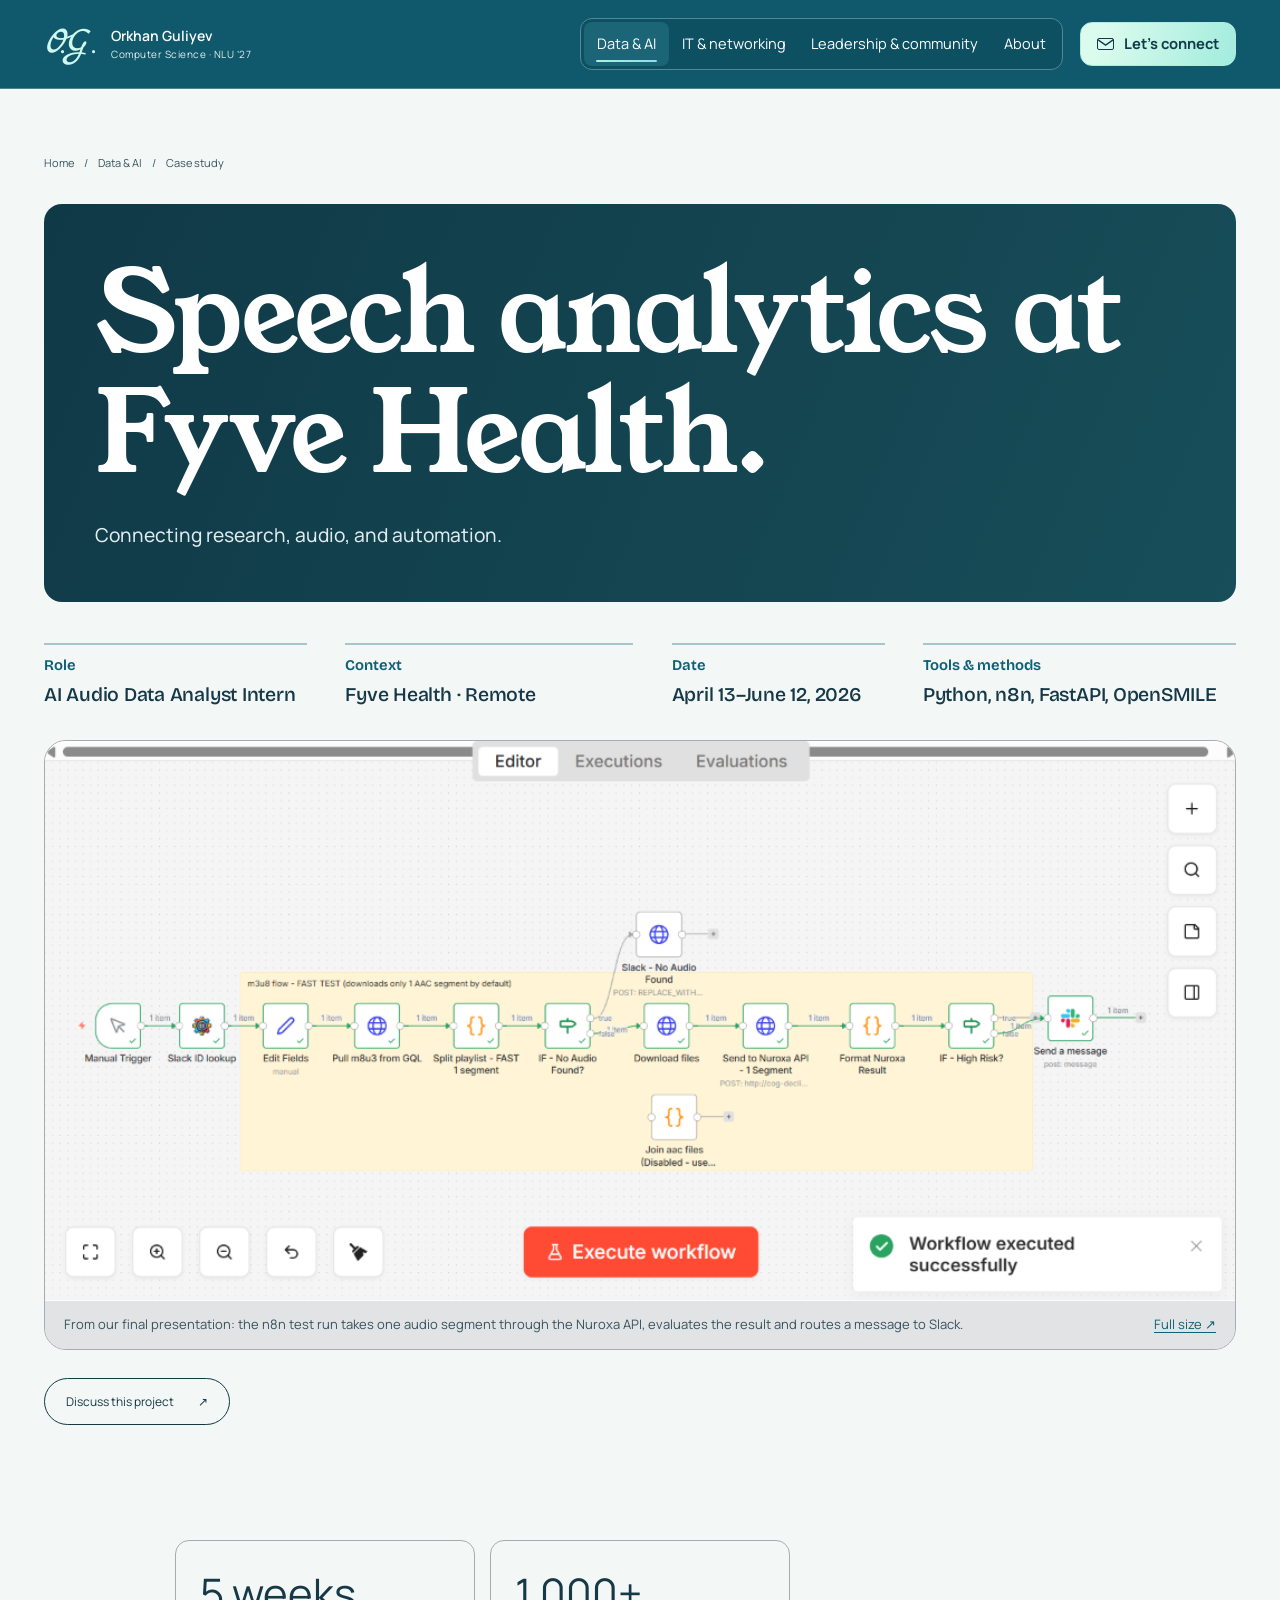
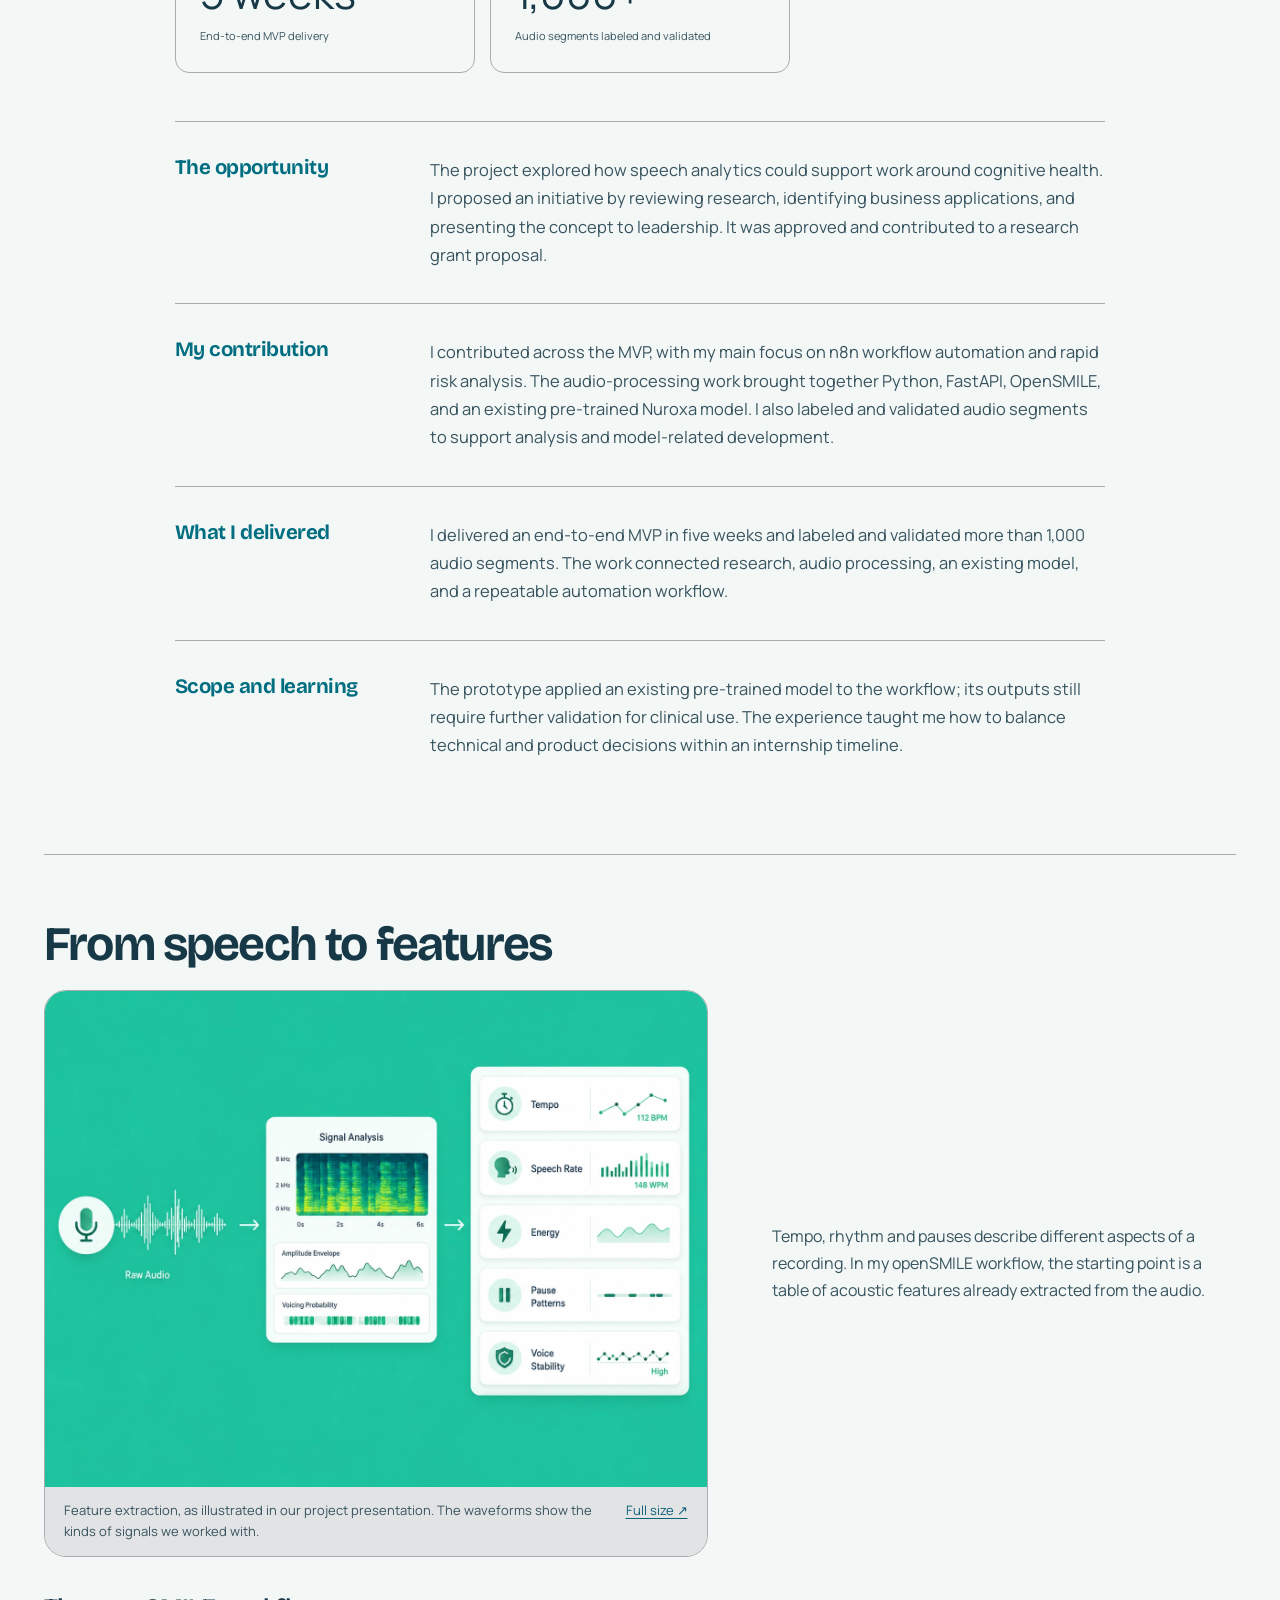
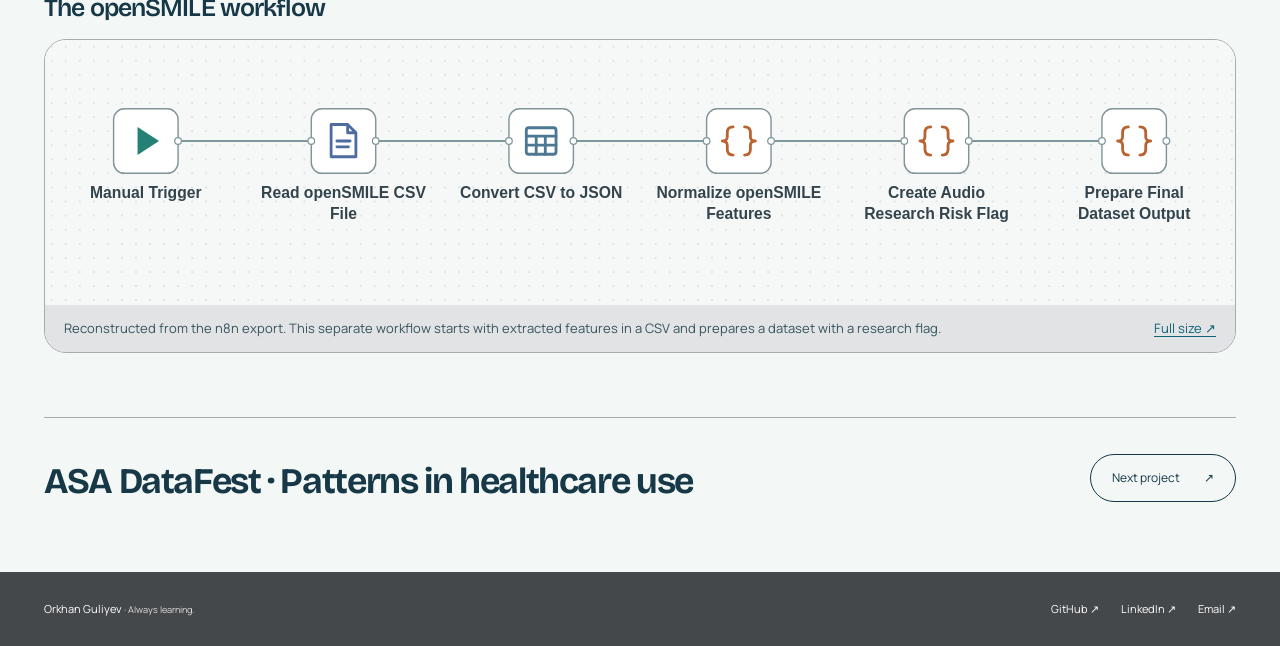
<file: projects/fyve.html>
<!doctype html><html lang="en"><head><meta charset="utf-8"><meta name="viewport" content="width=device-width,initial-scale=1"><meta name="theme-color" content="#10596c"><meta name="description" content="I proposed a speech-analytics initiative and contributed to its MVP, with my main focus on n8n automation and rapid risk analysis. The workflow connected audio processing, APIs, and an existing model."><title>Speech analytics at Fyve Health - Orkhan Guliyev</title><link rel="canonical" href="/projects/fyve.html"><meta property="og:title" content="Speech analytics at Fyve Health - Orkhan Guliyev"><meta property="og:description" content="I proposed a speech-analytics initiative and contributed to its MVP, with my main focus on n8n automation and rapid risk analysis. The workflow connected audio processing, APIs, and an existing model."><meta property="og:type" content="website"><meta property="og:url" content="/projects/fyve.html"><meta property="og:image" content="/assets/fyve.svg?v=industrial-1"><link rel="icon" href="/assets/favicon.svg?v=industrial-1" type="image/svg+xml"><link rel="preload" href="/assets/fonts/bricolage-grotesque.woff2" as="font" type="font/woff2" crossorigin><link rel="stylesheet" href="/assets/style.css?v=mobile-signature-3"><script src="/assets/app.js?v=phone-navigation-3" defer></script><link rel="stylesheet" href="/assets/project-media/evidence.css"><link rel="stylesheet" href="/assets/case-reading.css?v=1"><link rel="stylesheet" href="/assets/work-headings.css?v=1"></head><body><a class="skip-link" href="#main">Skip to content</a><header class="site-header"><div class="wrap header-inner"><a class="brand" href="/" aria-label="Orkhan Guliyev, home"><span class="brand-signature" aria-hidden="true">O.G.</span><span class="brand-name">Orkhan Guliyev<small>Computer Science · NLU ’27</small></span></a><button class="menu-toggle" aria-controls="site-navigation" aria-expanded="false">Menu <span class="menu-glyph" aria-hidden="true"></span></button><nav class="nav" id="site-navigation" aria-label="Main navigation"><div class="nav-sections"><a class="mobile-projects" href="/#projects" data-back-to-projects>Projects</a><a href="/data-ai.html" aria-current="page">Data & AI</a><a href="/networking.html">IT & networking</a><a href="/leadership.html">Leadership & community</a><a href="/about.html">About</a></div><a class="nav-contact" href="mailto:oguliyev@my.nl.edu"><span class="contact-envelope" aria-hidden="true"></span>Let’s connect</a></nav></div></header><main id="main"><section class="page-intro"><div class="wrap"><div class="breadcrumbs"><a class="case-index-link" href="/#experience">Internships</a><a class="case-home-link" href="/">Home</a><span aria-hidden="true">/</span><a href="/data-ai.html#fyve-internship">Data & AI</a><span aria-hidden="true">/</span><span>Case study</span></div><div class="case-title-block"><h1 class="project-heading">Speech analytics at Fyve Health.</h1><p class="intro-copy">Connecting research, audio, and automation.</p></div><nav class="case-jumps" aria-label="Case study sections"><a class="case-primary-jump" href="#what-i-delivered">What I delivered</a><details><summary>More sections</summary><ul><li><a href="#my-contribution">My contribution</a></li><li><a href="#from-speech-to-features">From speech to features</a></li><li><a href="#the-opensmile-workflow">The openSMILE workflow</a></li></ul></details></nav><dl class="case-meta"><div><dt>Role</dt><dd>AI Audio Data Analyst Intern</dd></div><div><dt>Context</dt><dd>Fyve Health · Remote</dd></div><div><dt>Date</dt><dd>April 13–June 12, 2026</dd></div><div><dt>Tools &amp; methods</dt><dd>Python, n8n, FastAPI, OpenSMILE</dd></div></dl><figure class="case-visual evidence-figure">
  <a href="/assets/project-media/fyve-n8n-editor.webp" target="_blank" rel="noopener" aria-label="Open full-size image: Fyve n8n editor showing an audio segment passing through Nuroxa, a risk check and Slack notification"><picture><img src="/assets/project-media/fyve-n8n-editor.webp" width="1066" height="502" loading="lazy" decoding="async" alt="Fyve n8n editor showing an audio segment passing through Nuroxa, a risk check and Slack notification"></picture></a>
  <figcaption><span>From our final presentation: the n8n test run takes one audio segment through the Nuroxa API, evaluates the result and routes a message to Slack.</span><a href="/assets/project-media/fyve-n8n-editor.webp" target="_blank" rel="noopener" aria-label="View full size: Fyve n8n editor showing an audio segment passing through Nuroxa, a risk check and Slack notification">Full size ↗</a></figcaption>
</figure><div class="case-actions"><a class="button" href="mailto:oguliyev@my.nl.edu">Discuss this project <span aria-hidden="true">↗</span></a></div></div></section><div class="wrap"><div class="case-body"><div class="case-stats"><div class="stat"><strong>5 weeks</strong><span>End-to-end MVP delivery</span></div><div class="stat"><strong>1,000+</strong><span>Audio segments labeled and validated</span></div></div><section class="case-section"><h2>The opportunity</h2><div><p>The project explored how speech analytics could support work around cognitive health. I proposed an initiative by reviewing research, identifying business applications, and presenting the concept to leadership. It was approved and contributed to a research grant proposal.</p></div></section><section class="case-section"><h2 id="my-contribution" tabindex="-1">My contribution</h2><div><p>I contributed across the MVP, with my main focus on n8n workflow automation and rapid risk analysis. The audio-processing work brought together Python, FastAPI, OpenSMILE, and an existing pre-trained Nuroxa model. I also labeled and validated audio segments to support analysis and model-related development.</p></div></section><section class="case-section"><h2 id="what-i-delivered" tabindex="-1">What I delivered</h2><div><p>I delivered an end-to-end MVP in five weeks and labeled and validated more than 1,000 audio segments. The work connected research, audio processing, an existing model, and a repeatable automation workflow.</p></div></section><section class="case-section"><h2>Scope and learning</h2><div><p>The prototype applied an existing pre-trained model to the workflow; its outputs still require further validation for clinical use. The experience taught me how to balance technical and product decisions within an internship timeline.</p></div></section></div><section id="audio-workflows" class="evidence-section">
  <h2 id="from-speech-to-features" tabindex="-1">From speech to features</h2>
  <div class="feature-story"><figure class="case-visual evidence-figure">
  <a href="/assets/project-media/fyve-speech-features.webp" target="_blank" rel="noopener" aria-label="Open full-size image: Presentation illustration showing a voice waveform, signal analysis and measurements for tempo, rhythm, energy and pauses"><picture><img src="/assets/project-media/fyve-speech-features.webp" width="1448" height="1086" loading="lazy" decoding="async" alt="Presentation illustration showing a voice waveform, signal analysis and measurements for tempo, rhythm, energy and pauses"></picture></a>
  <figcaption><span>Feature extraction, as illustrated in our project presentation. The waveforms show the kinds of signals we worked with.</span><a href="/assets/project-media/fyve-speech-features.webp" target="_blank" rel="noopener" aria-label="View full size: Presentation illustration showing a voice waveform, signal analysis and measurements for tempo, rhythm, energy and pauses">Full size ↗</a></figcaption>
</figure><p>Tempo, rhythm and pauses describe different aspects of a recording. In my openSMILE workflow, the starting point is a table of acoustic features already extracted from the audio.</p></div>
  <h3 id="the-opensmile-workflow" tabindex="-1">The openSMILE workflow</h3>
  <figure class="case-visual evidence-figure">
  <a href="/assets/project-media/fyve-features.svg" target="_blank" rel="noopener" aria-label="Open full-size image: Six connected n8n nodes: manual start, read openSMILE CSV, convert to JSON, normalize features, create a research flag and prepare the dataset"><picture><source media="(max-width: 640px)" srcset="/assets/project-media/fyve-features-vertical.svg"><img src="/assets/project-media/fyve-features.svg" width="1440" height="320" loading="lazy" decoding="async" alt="Six connected n8n nodes: manual start, read openSMILE CSV, convert to JSON, normalize features, create a research flag and prepare the dataset"></picture></a>
  <figcaption><span>Reconstructed from the n8n export. This separate workflow starts with extracted features in a CSV and prepares a dataset with a research flag.</span><a href="/assets/project-media/fyve-features.svg" target="_blank" rel="noopener" aria-label="View full size: Six connected n8n nodes: manual start, read openSMILE CSV, convert to JSON, normalize features, create a research flag and prepare the dataset"><span class="diagram-wide-label">Full size ↗</span><span class="diagram-narrow-label">Open wide diagram</span></a></figcaption>
</figure>
</section><div class="next-project"><div><h2>ASA DataFest · Patterns in healthcare use</h2></div><a class="button" href="/projects/datafest.html">Next project <span aria-hidden="true">↗</span></a><a class="case-index-link case-index-bottom" data-back-to-projects href="/#projects">Back to projects</a></div></div></main><footer class="footer"><div class="wrap footer-inner"><div>Orkhan Guliyev <small> · Always learning.</small></div><div class="footer-links"><a href="https://github.com/OrikG-bit" target="_blank" rel="noopener noreferrer" class="">GitHub<span aria-hidden="true"> ↗</span></a><a href="https://www.linkedin.com/in/orkhan-guliyev06" target="_blank" rel="noopener noreferrer" class="">LinkedIn<span aria-hidden="true"> ↗</span></a><a href="mailto:oguliyev@my.nl.edu">Email <span aria-hidden="true">↗</span></a></div></div></footer></body></html>
</file>
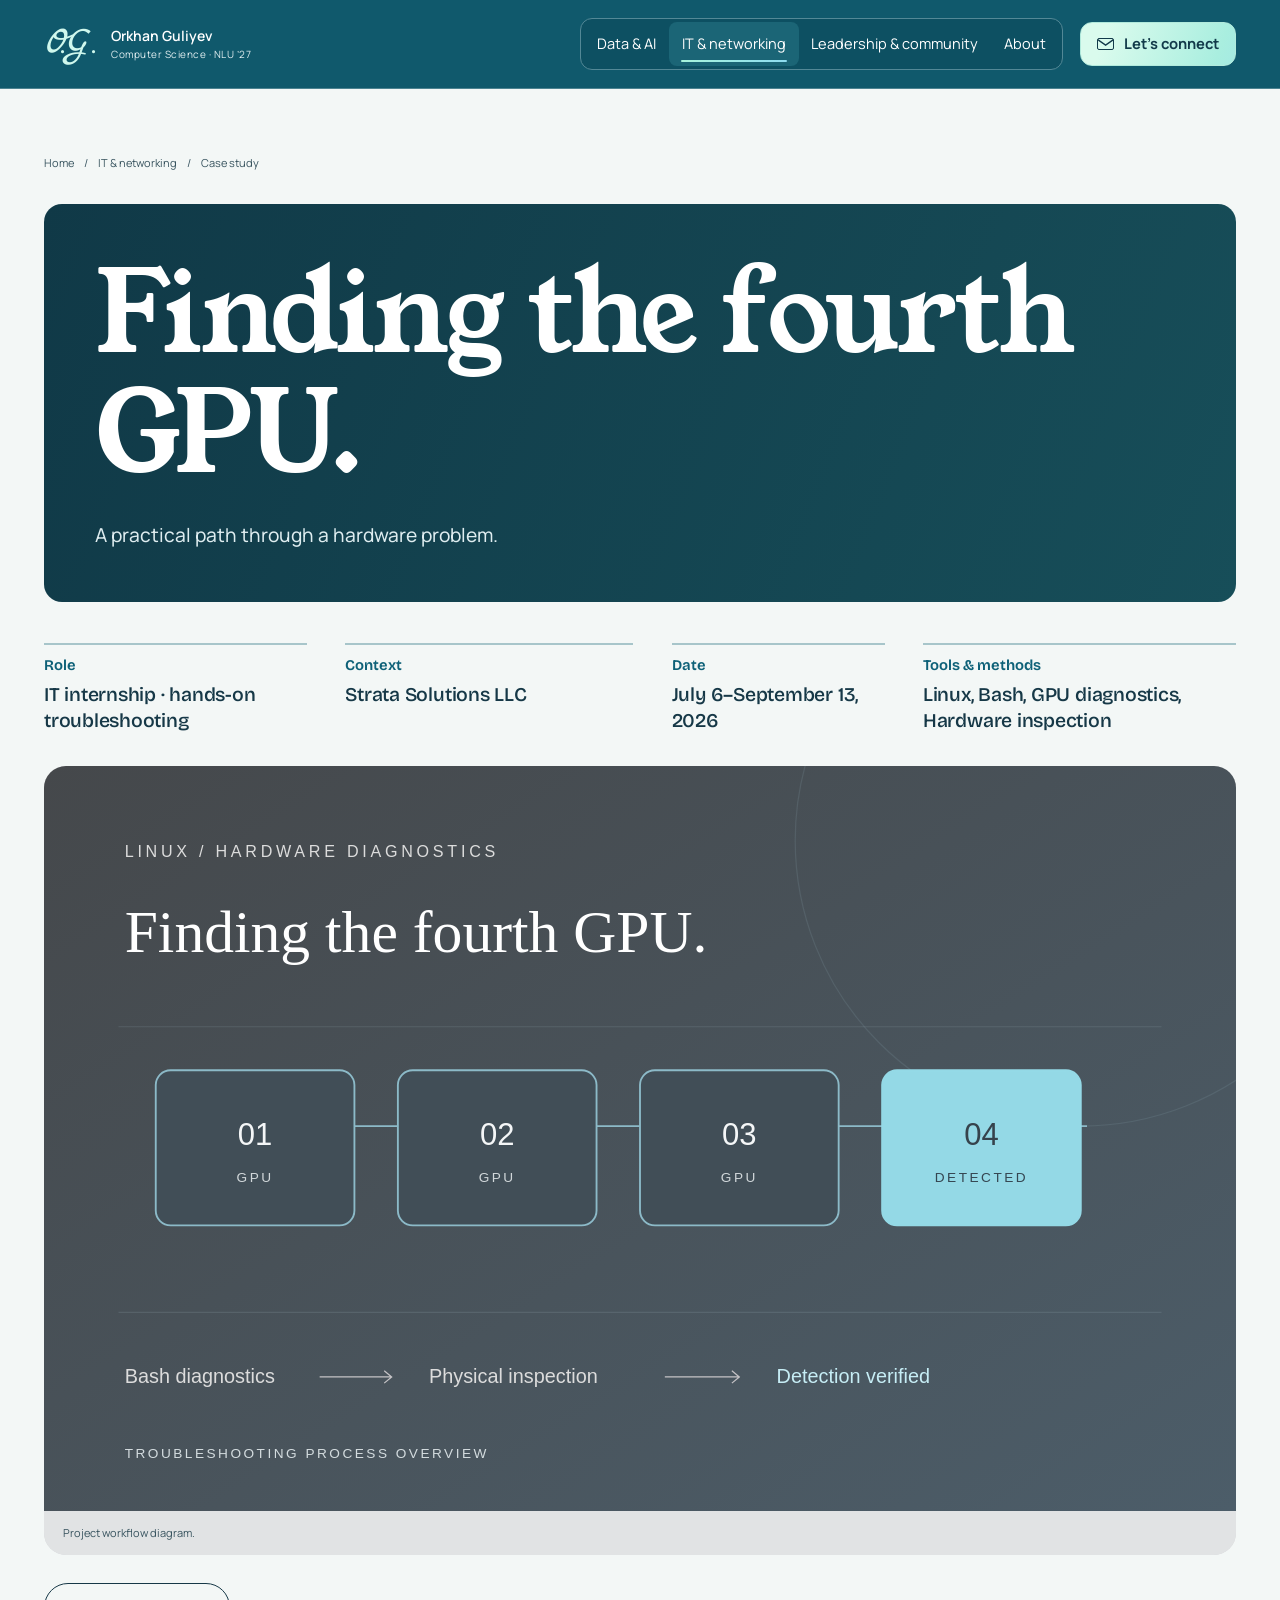
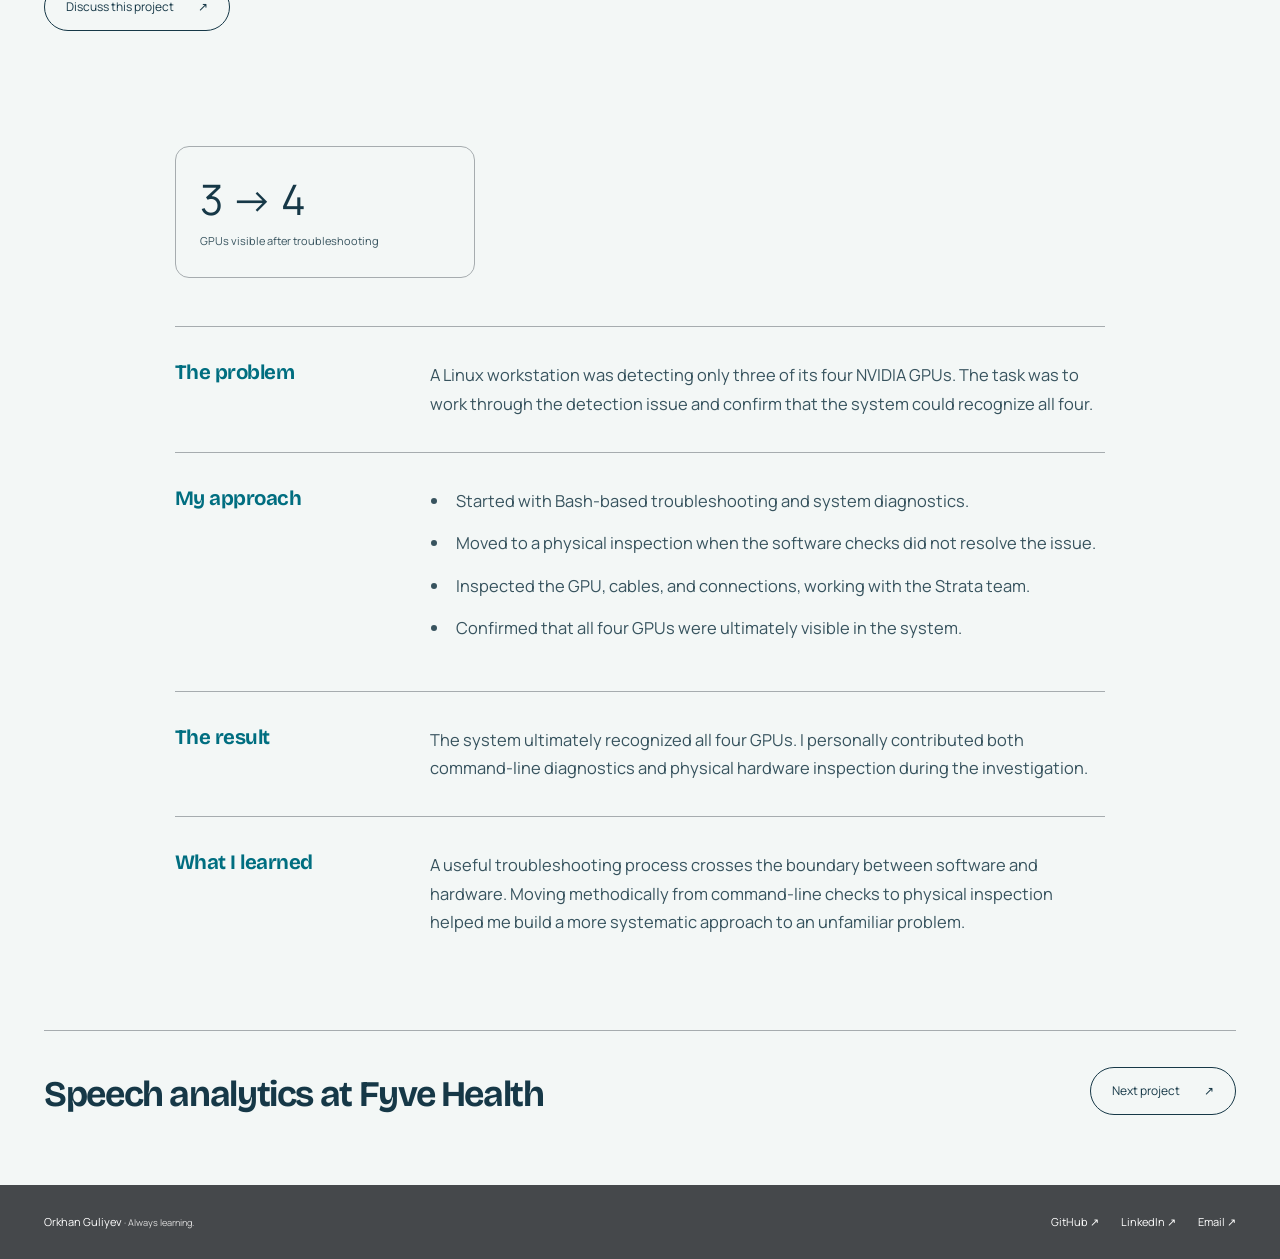
<file: projects/gpu.html>
<!doctype html><html lang="en"><head><meta charset="utf-8"><meta name="viewport" content="width=device-width,initial-scale=1"><meta name="theme-color" content="#10596c"><meta name="description" content="During my Strata internship, I investigated a Linux workstation detecting three of four NVIDIA GPUs. I combined Bash diagnostics with inspection of the GPU, cables, and connections before we verified all four were visible."><title>Finding the fourth GPU - Orkhan Guliyev</title><link rel="canonical" href="/projects/gpu.html"><meta property="og:title" content="Finding the fourth GPU - Orkhan Guliyev"><meta property="og:description" content="During my Strata internship, I investigated a Linux workstation detecting three of four NVIDIA GPUs. I combined Bash diagnostics with inspection of the GPU, cables, and connections before we verified all four were visible."><meta property="og:type" content="website"><meta property="og:url" content="/projects/gpu.html"><meta property="og:image" content="/assets/gpu.svg?v=industrial-1"><link rel="icon" href="/assets/favicon.svg?v=industrial-1" type="image/svg+xml"><link rel="preload" href="/assets/fonts/bricolage-grotesque.woff2" as="font" type="font/woff2" crossorigin><link rel="stylesheet" href="/assets/style.css?v=mobile-signature-3"><script src="/assets/app.js?v=phone-navigation-3" defer></script><link rel="stylesheet" href="/assets/case-reading.css?v=1"><link rel="stylesheet" href="/assets/work-headings.css?v=1"></head><body><a class="skip-link" href="#main">Skip to content</a><header class="site-header"><div class="wrap header-inner"><a class="brand" href="/" aria-label="Orkhan Guliyev, home"><span class="brand-signature" aria-hidden="true">O.G.</span><span class="brand-name">Orkhan Guliyev<small>Computer Science · NLU ’27</small></span></a><button class="menu-toggle" aria-controls="site-navigation" aria-expanded="false">Menu <span class="menu-glyph" aria-hidden="true"></span></button><nav class="nav" id="site-navigation" aria-label="Main navigation"><div class="nav-sections"><a class="mobile-projects" href="/#projects" data-back-to-projects>Projects</a><a href="/data-ai.html">Data & AI</a><a href="/networking.html" aria-current="page">IT & networking</a><a href="/leadership.html">Leadership & community</a><a href="/about.html">About</a></div><a class="nav-contact" href="mailto:oguliyev@my.nl.edu"><span class="contact-envelope" aria-hidden="true"></span>Let’s connect</a></nav></div></header><main id="main"><section class="page-intro"><div class="wrap"><div class="breadcrumbs"><a class="case-index-link" href="/#experience">Internships</a><a class="case-home-link" href="/">Home</a><span aria-hidden="true">/</span><a href="/networking.html#strata-internship">IT & networking</a><span aria-hidden="true">/</span><span>Case study</span></div><div class="case-title-block"><h1 class="project-heading">Finding the fourth GPU.</h1><p class="intro-copy">A practical path through a hardware problem.</p></div><nav class="case-jumps" aria-label="Case study sections"><a class="case-primary-jump" href="#the-result">The result</a><details><summary>More sections</summary><ul><li><a href="#my-approach">My approach</a></li><li><a href="#what-i-learned">What I learned</a></li></ul></details></nav><dl class="case-meta"><div><dt>Role</dt><dd>IT internship · hands-on troubleshooting</dd></div><div><dt>Context</dt><dd>Strata Solutions LLC</dd></div><div><dt>Date</dt><dd>July 6–September 13, 2026</dd></div><div><dt>Tools &amp; methods</dt><dd>Linux, Bash, GPU diagnostics, Hardware inspection</dd></div></dl><figure class="case-visual"><img src="/assets/gpu.svg?v=industrial-1" alt="Process overview: Bash diagnostics, physical GPU inspection, and all four GPUs detected" width="960" height="600"><figcaption><span>Project workflow diagram.</span></figcaption></figure><div class="case-actions"><a class="button" href="mailto:oguliyev@my.nl.edu">Discuss this project <span aria-hidden="true">↗</span></a></div></div></section><div class="wrap"><div class="case-body"><div class="case-stats"><div class="stat"><strong>3 → 4</strong><span>GPUs visible after troubleshooting</span></div></div><section class="case-section"><h2>The problem</h2><div><p>A Linux workstation was detecting only three of its four NVIDIA GPUs. The task was to work through the detection issue and confirm that the system could recognize all four.</p></div></section><section class="case-section"><h2 id="my-approach" tabindex="-1">My approach</h2><div><ul><li>Started with Bash-based troubleshooting and system diagnostics.</li><li>Moved to a physical inspection when the software checks did not resolve the issue.</li><li>Inspected the GPU, cables, and connections, working with the Strata team.</li><li>Confirmed that all four GPUs were ultimately visible in the system.</li></ul></div></section><section class="case-section"><h2 id="the-result" tabindex="-1">The result</h2><div><p>The system ultimately recognized all four GPUs. I personally contributed both command-line diagnostics and physical hardware inspection during the investigation.</p></div></section><section class="case-section"><h2 id="what-i-learned" tabindex="-1">What I learned</h2><div><p>A useful troubleshooting process crosses the boundary between software and hardware. Moving methodically from command-line checks to physical inspection helped me build a more systematic approach to an unfamiliar problem.</p></div></section></div><div class="next-project"><div><h2>Speech analytics at Fyve Health</h2></div><a class="button" href="/projects/fyve.html">Next project <span aria-hidden="true">↗</span></a><a class="case-index-link case-index-bottom" data-back-to-projects href="/#projects">Back to projects</a></div></div></main><footer class="footer"><div class="wrap footer-inner"><div>Orkhan Guliyev <small> · Always learning.</small></div><div class="footer-links"><a href="https://github.com/OrikG-bit" target="_blank" rel="noopener noreferrer" class="">GitHub<span aria-hidden="true"> ↗</span></a><a href="https://www.linkedin.com/in/orkhan-guliyev06" target="_blank" rel="noopener noreferrer" class="">LinkedIn<span aria-hidden="true"> ↗</span></a><a href="mailto:oguliyev@my.nl.edu">Email <span aria-hidden="true">↗</span></a></div></div></footer></body></html>
</file>
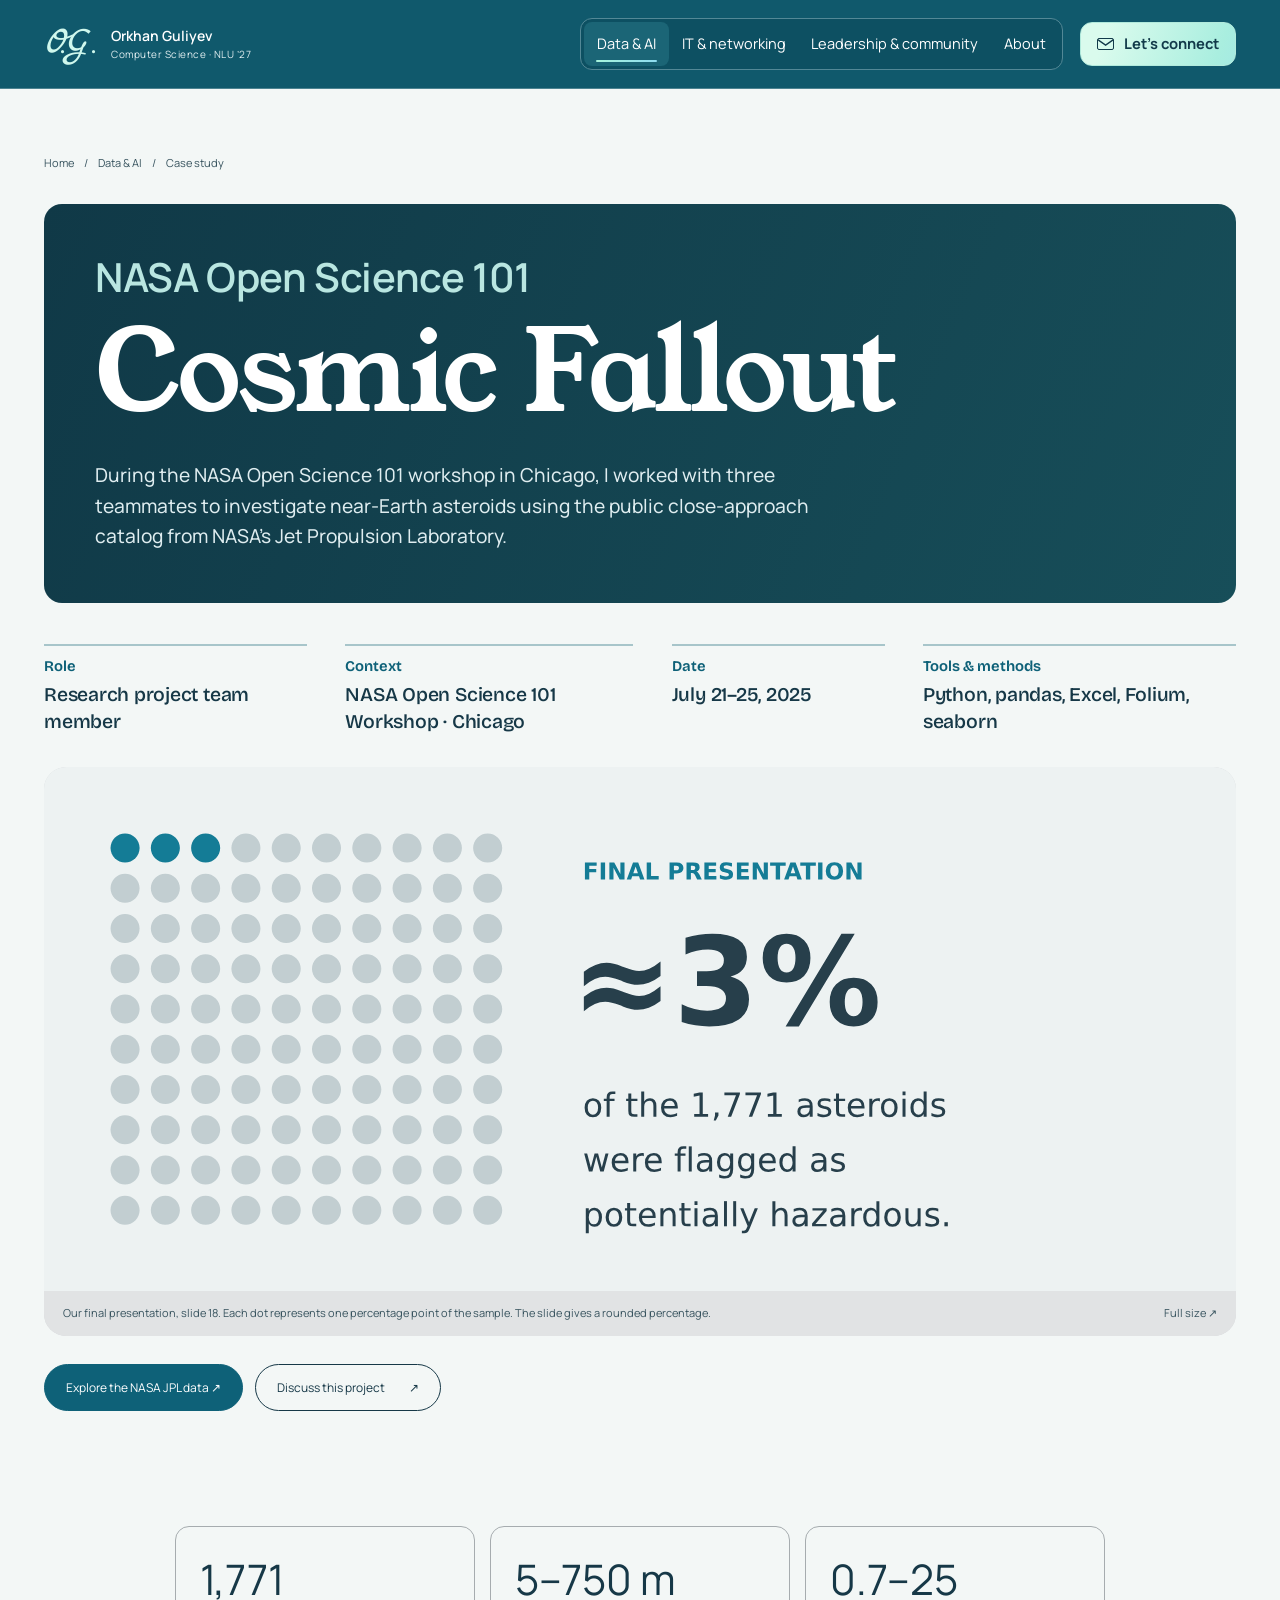
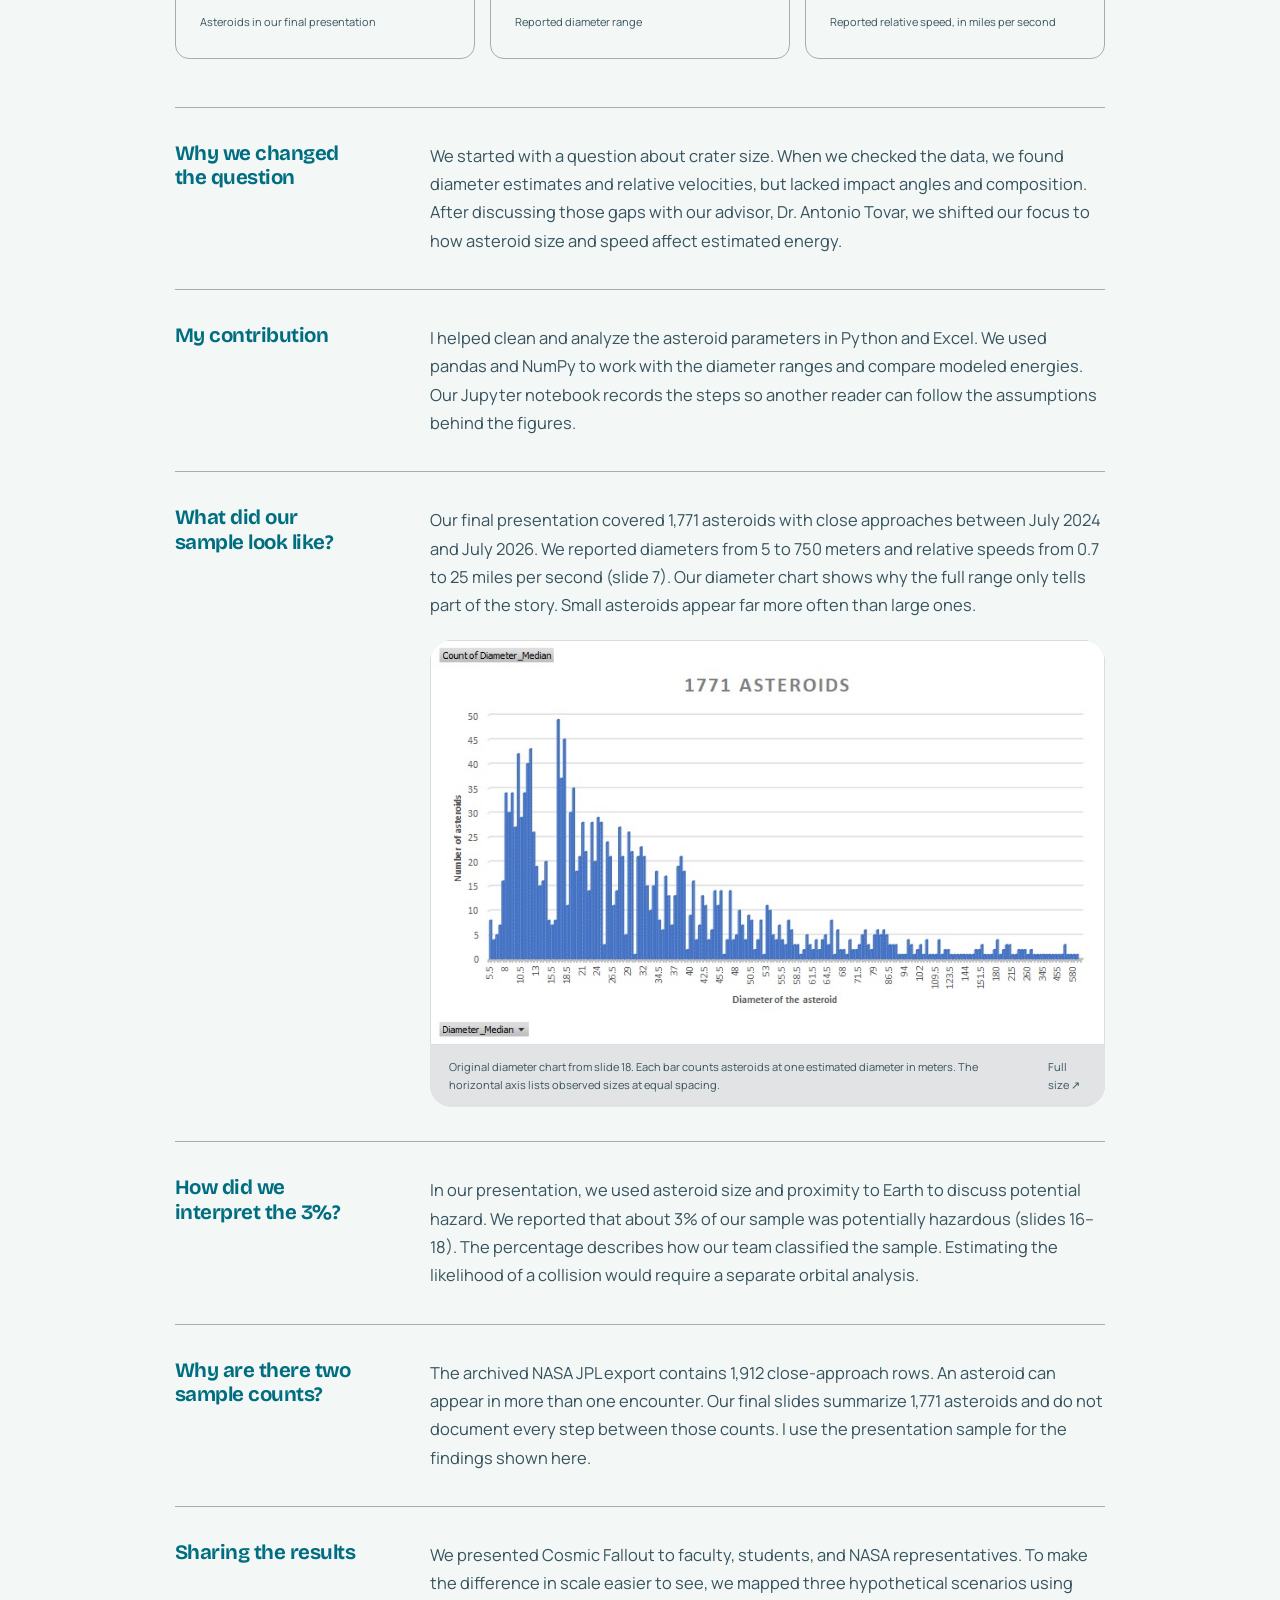
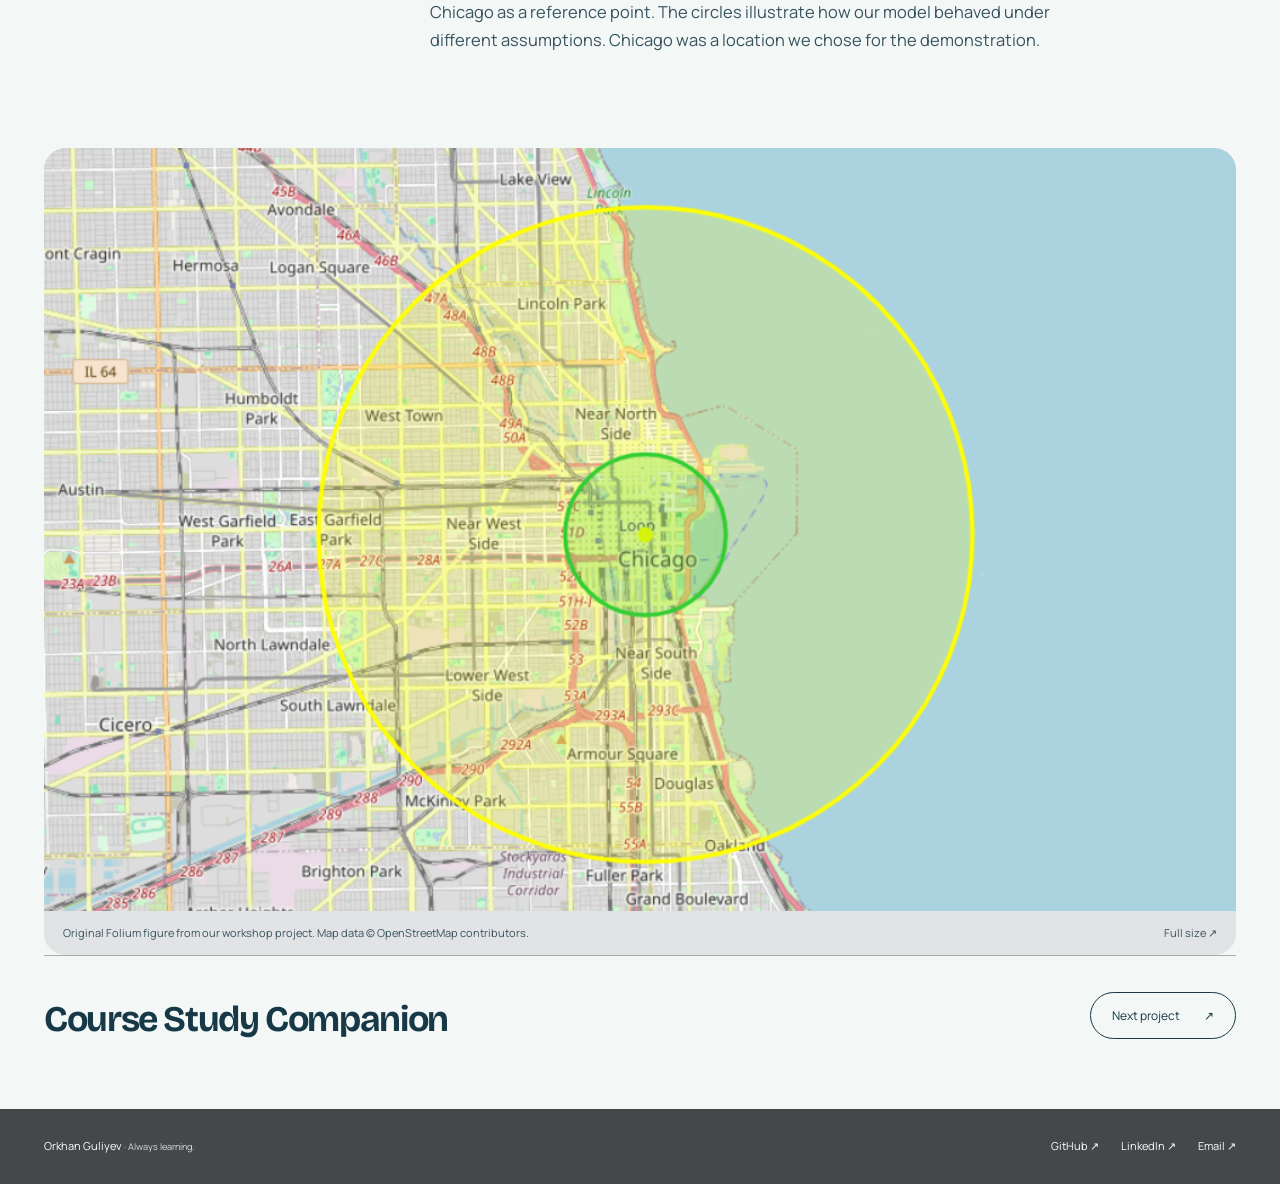
<file: projects/nasa.html>
<!doctype html><html lang="en"><head><meta charset="utf-8"><meta name="viewport" content="width=device-width,initial-scale=1"><meta name="theme-color" content="#10596c"><meta name="description" content="At the NASA Open Science 101 workshop, my team analyzed 1,771 asteroids. We compared their sizes and speeds and mapped three hypothetical scenarios around Chicago."><title>NASA Open Science 101 · Cosmic Fallout - Orkhan Guliyev</title><link rel="canonical" href="/projects/nasa.html"><meta property="og:title" content="NASA Open Science 101 · Cosmic Fallout - Orkhan Guliyev"><meta property="og:description" content="At the NASA Open Science 101 workshop, my team analyzed 1,771 asteroids. We compared their sizes and speeds and mapped three hypothetical scenarios around Chicago."><meta property="og:type" content="website"><meta property="og:url" content="/projects/nasa.html"><meta property="og:image" content="/assets/project-media/nasa-project-cover.jpg"><link rel="icon" href="/assets/favicon.svg?v=industrial-1" type="image/svg+xml"><link rel="preload" href="/assets/fonts/bricolage-grotesque.woff2" as="font" type="font/woff2" crossorigin><link rel="stylesheet" href="/assets/style.css?v=mobile-signature-3"><script src="/assets/app.js?v=phone-navigation-3" defer></script><link rel="stylesheet" href="/assets/case-reading.css?v=1"><link rel="stylesheet" href="/assets/work-headings.css?v=1"></head><body><a class="skip-link" href="#main">Skip to content</a><header class="site-header"><div class="wrap header-inner"><a class="brand" href="/" aria-label="Orkhan Guliyev, home"><span class="brand-signature" aria-hidden="true">O.G.</span><span class="brand-name">Orkhan Guliyev<small>Computer Science · NLU ’27</small></span></a><button class="menu-toggle" aria-controls="site-navigation" aria-expanded="false">Menu <span class="menu-glyph" aria-hidden="true"></span></button><nav class="nav" id="site-navigation" aria-label="Main navigation"><div class="nav-sections"><a class="mobile-projects" href="/#projects" data-back-to-projects>Projects</a><a href="/data-ai.html" aria-current="page">Data & AI</a><a href="/networking.html">IT & networking</a><a href="/leadership.html">Leadership & community</a><a href="/about.html">About</a></div><a class="nav-contact" href="mailto:oguliyev@my.nl.edu"><span class="contact-envelope" aria-hidden="true"></span>Let’s connect</a></nav></div></header><main id="main"><section class="page-intro"><div class="wrap"><div class="breadcrumbs"><a class="case-index-link" data-back-to-projects="card-nasa" href="/#projects">Projects &amp; research</a><a class="case-home-link" href="/">Home</a><span aria-hidden="true">/</span><a href="/data-ai.html#data-projects">Data & AI</a><span aria-hidden="true">/</span><span>Case study</span></div><div class="case-title-block"><h1 class="project-heading"><span class="title-context">NASA Open Science 101</span><span class="sr-only"> · </span><span class="title-name">Cosmic Fallout</span></h1><p class="intro-copy"><span class="copy-full">During the NASA Open Science 101 workshop in Chicago, I worked with three teammates to investigate near-Earth asteroids using the public close-approach catalog from NASA’s Jet Propulsion Laboratory.</span><span class="copy-brief">In Chicago, my team used NASA’s close-approach catalog to study near-Earth asteroids.</span></p></div><nav class="case-jumps" aria-label="Case study sections"><a class="case-primary-jump" href="#what-did-our-sample-look-like">Sample findings</a><details><summary>More sections</summary><ul><li><a href="#my-contribution">My contribution</a></li><li><a href="#how-did-we-interpret-the-3">How did we interpret the 3%?</a></li><li><a href="#sharing-the-results">Sharing the results</a></li></ul></details></nav><dl class="case-meta"><div><dt>Role</dt><dd>Research project team member</dd></div><div><dt>Context</dt><dd>NASA Open Science 101 Workshop · Chicago</dd></div><div><dt>Date</dt><dd>July 21–25, 2025</dd></div><div><dt>Tools &amp; methods</dt><dd>Python, pandas, Excel, Folium, seaborn</dd></div></dl><figure class="case-visual"><a href="/assets/project-media/nasa-final-sample-share.svg" target="_blank" rel="noopener" aria-label="Open full-size figure: Three of 100 dots are highlighted. The team reported that approximately 3% of its sample was potentially hazardous."><img src="/assets/project-media/nasa-final-sample-share.svg" width="1000" height="440" alt="Three of 100 dots are highlighted. The team reported that approximately 3% of its sample was potentially hazardous." decoding="async"></a><figcaption><span>Our final presentation, slide 18. Each dot represents one percentage point of the sample. The slide gives a rounded percentage.</span><a href="/assets/project-media/nasa-final-sample-share.svg" target="_blank" rel="noopener">Full size ↗</a></figcaption></figure><div class="case-actions"><a class="button primary" href="https://cneos.jpl.nasa.gov/ca/" target="_blank" rel="noopener noreferrer">Explore the NASA JPL data ↗</a><a class="button" href="mailto:oguliyev@my.nl.edu">Discuss this project <span aria-hidden="true">↗</span></a></div></div></section><div class="wrap"><div class="case-body"><div class="case-stats">
<div class="stat"><strong>1,771</strong><span>Asteroids in our final presentation</span></div>
<div class="stat"><strong>5–750 m</strong><span>Reported diameter range</span></div>
<div class="stat"><strong>0.7–25</strong><span>Reported relative speed, in miles per second</span></div>
</div><section class="case-section"><h2>Why we changed the question</h2><div><p>We started with a question about crater size. When we checked the data, we found diameter estimates and relative velocities, but lacked impact angles and composition. After discussing those gaps with our advisor, Dr. Antonio Tovar, we shifted our focus to how asteroid size and speed affect estimated energy.</p></div></section>
<section class="case-section"><h2 id="my-contribution" tabindex="-1">My contribution</h2><div><p>I helped clean and analyze the asteroid parameters in Python and Excel. We used pandas and NumPy to work with the diameter ranges and compare modeled energies. Our Jupyter notebook records the steps so another reader can follow the assumptions behind the figures.</p></div></section>
<section class="case-section"><h2 id="what-did-our-sample-look-like" tabindex="-1">What did our sample look like?</h2><div><p>Our final presentation covered 1,771 asteroids with close approaches between July 2024 and July 2026. We reported diameters from 5 to 750 meters and relative speeds from 0.7 to 25 miles per second (slide 7). Our diameter chart shows why the full range only tells part of the story. Small asteroids appear far more often than large ones.</p><figure class="case-visual"><a href="/assets/project-media/nasa-final-diameter-distribution.png" target="_blank" rel="noopener" aria-label="Open full-size figure: The team’s original chart shows many more observations at smaller estimated diameters than at larger ones."><img src="/assets/project-media/nasa-final-diameter-distribution.png" width="786" height="472" alt="The team’s original chart shows many more observations at smaller estimated diameters than at larger ones." loading="lazy" decoding="async"></a><figcaption><span>Original diameter chart from slide 18. Each bar counts asteroids at one estimated diameter in meters. The horizontal axis lists observed sizes at equal spacing.</span><a href="/assets/project-media/nasa-final-diameter-distribution.png" target="_blank" rel="noopener">Full size ↗</a></figcaption></figure></div></section>
<section class="case-section"><h2 id="how-did-we-interpret-the-3" tabindex="-1">How did we interpret the 3%?</h2><div><p>In our presentation, we used asteroid size and proximity to Earth to discuss potential hazard. We reported that about 3% of our sample was potentially hazardous (slides 16–18). The percentage describes how our team classified the sample. Estimating the likelihood of a collision would require a separate orbital analysis.</p></div></section>
<section class="case-section"><h2>Why are there two sample counts?</h2><div><p>The archived NASA JPL export contains 1,912 close-approach rows. An asteroid can appear in more than one encounter. Our final slides summarize 1,771 asteroids and do not document every step between those counts. I use the presentation sample for the findings shown here.</p></div></section>
<section class="case-section"><h2 id="sharing-the-results" tabindex="-1">Sharing the results</h2><div><p>We presented Cosmic Fallout to faculty, students, and NASA representatives. To make the difference in scale easier to see, we mapped three hypothetical scenarios using Chicago as a reference point. The circles illustrate how our model behaved under different assumptions. Chicago was a location we chose for the demonstration.</p></div></section></div><figure class="case-visual"><a href="/assets/project-media/nasa-team-map.webp" target="_blank" rel="noopener" aria-label="Open the team’s original Folium map at full size"><img src="/assets/project-media/nasa-team-map.webp" width="1057" height="676" loading="lazy" decoding="async" alt="Team map of three hypothetical asteroid scenarios illustrated with different-sized circles around Chicago."></a><figcaption><span>Original Folium figure from our workshop project. Map data © <a href="https://www.openstreetmap.org/copyright">OpenStreetMap contributors</a>.</span><a href="/assets/project-media/nasa-team-map.webp" target="_blank" rel="noopener">Full size ↗</a></figcaption></figure><div class="next-project"><div><h2>Course Study Companion</h2></div><a class="button" href="/projects/tapia.html">Next project <span aria-hidden="true">↗</span></a><a class="case-index-link case-index-bottom" data-back-to-projects="card-nasa" href="/#projects">Back to projects</a></div></div></main><footer class="footer"><div class="wrap footer-inner"><div>Orkhan Guliyev <small> · Always learning.</small></div><div class="footer-links"><a href="https://github.com/OrikG-bit" target="_blank" rel="noopener noreferrer" class="">GitHub<span aria-hidden="true"> ↗</span></a><a href="https://www.linkedin.com/in/orkhan-guliyev06" target="_blank" rel="noopener noreferrer" class="">LinkedIn<span aria-hidden="true"> ↗</span></a><a href="mailto:oguliyev@my.nl.edu">Email <span aria-hidden="true">↗</span></a></div></div></footer></body></html>
</file>
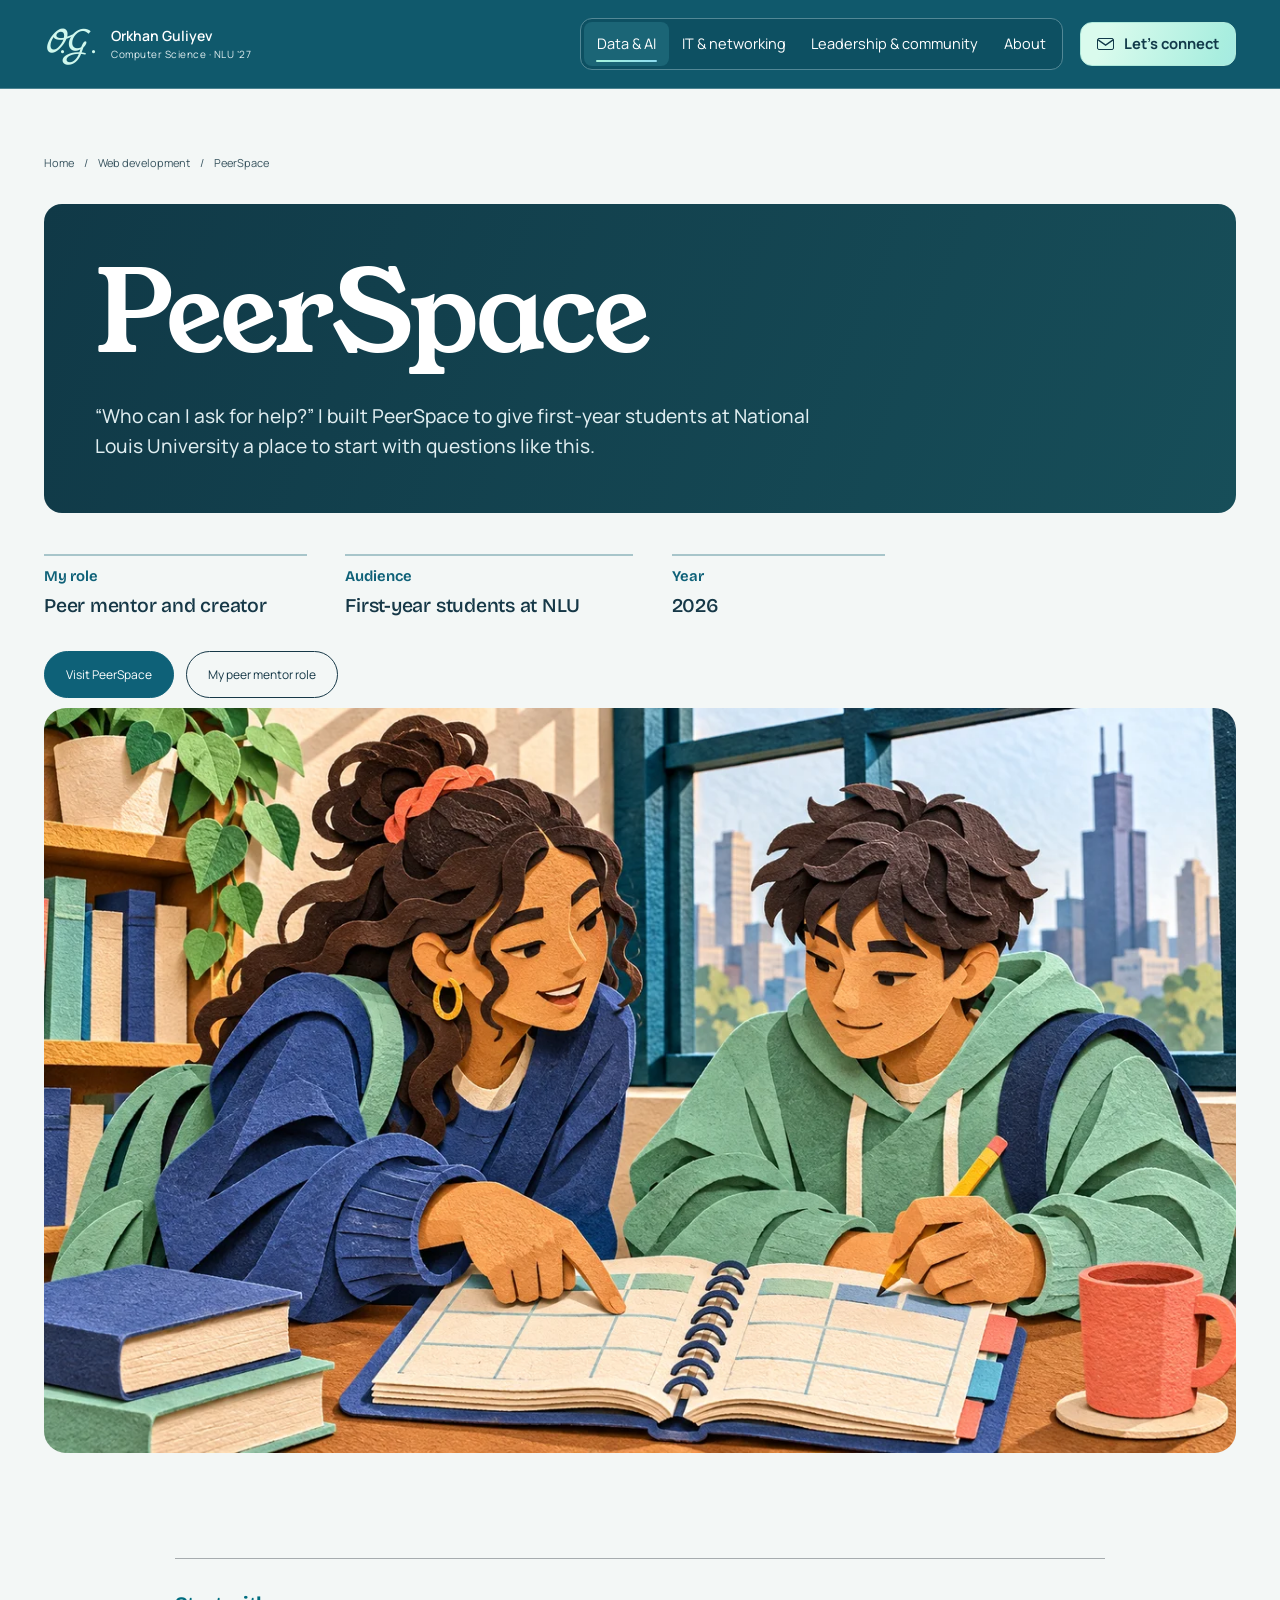
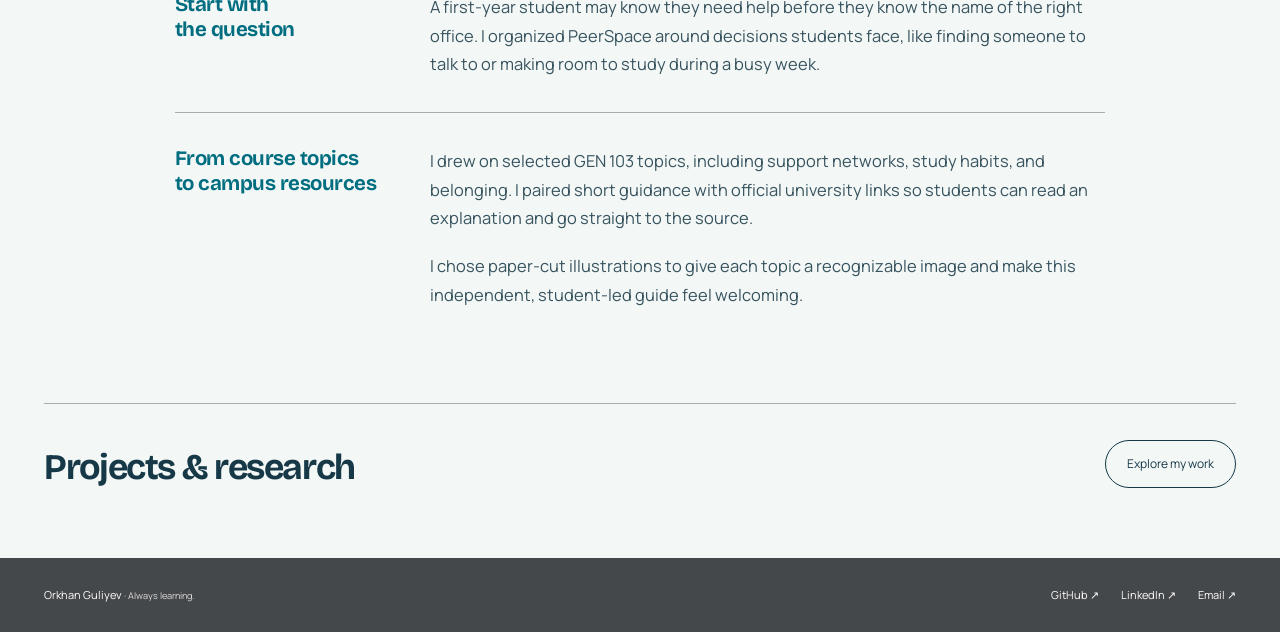
<file: projects/peerspace.html>
<!doctype html><html lang="en"><head><meta charset="utf-8"><meta name="viewport" content="width=device-width,initial-scale=1"><meta name="theme-color" content="#10596c"><meta name="description" content="As a peer mentor, I built an illustrated guide that helps first-year students at NLU find campus support and plan their study week."><title>PeerSpace - Orkhan Guliyev</title><link rel="canonical" href="/projects/peerspace.html"><meta property="og:title" content="PeerSpace - Orkhan Guliyev"><meta property="og:description" content="As a peer mentor, I built an illustrated guide that helps first-year students at NLU find campus support and plan their study week."><meta property="og:type" content="website"><meta property="og:url" content="/projects/peerspace.html"><meta property="og:image" content="/assets/project-media/peerspace-cover.webp"><link rel="icon" href="/assets/favicon.svg?v=industrial-1" type="image/svg+xml"><link rel="preload" href="/assets/fonts/bricolage-grotesque.woff2" as="font" type="font/woff2" crossorigin><link rel="stylesheet" href="/assets/style.css?v=mobile-signature-3"><script src="/assets/app.js?v=phone-navigation-3" defer></script><link rel="stylesheet" href="/assets/case-reading.css?v=1"><link rel="stylesheet" href="/assets/work-headings.css?v=1"></head><body><a class="skip-link" href="#main">Skip to content</a><header class="site-header"><div class="wrap header-inner"><a class="brand" href="/" aria-label="Orkhan Guliyev, home"><span class="brand-signature" aria-hidden="true">O.G.</span><span class="brand-name">Orkhan Guliyev<small>Computer Science · NLU ’27</small></span></a><button class="menu-toggle" aria-controls="site-navigation" aria-expanded="false">Menu <span class="menu-glyph" aria-hidden="true"></span></button><nav class="nav" id="site-navigation" aria-label="Main navigation"><div class="nav-sections"><a class="mobile-projects" href="/#projects" data-back-to-projects>Projects</a><a href="/data-ai.html" aria-current="page">Data & AI</a><a href="/networking.html">IT & networking</a><a href="/leadership.html">Leadership & community</a><a href="/about.html">About</a></div><a class="nav-contact" href="mailto:oguliyev@my.nl.edu"><span class="contact-envelope" aria-hidden="true"></span>Let’s connect</a></nav></div></header><main id="main">
<section class="page-intro"><div class="wrap">
  <div class="breadcrumbs"><a class="case-index-link" data-back-to-projects="card-peerspace" href="/#projects">Projects &amp; research</a><a class="case-home-link" href="/">Home</a><span aria-hidden="true">/</span><a href="/data-ai.html#web-projects">Web development</a><span aria-hidden="true">/</span><span>PeerSpace</span></div>
  <div class="case-title-block"><h1 class="project-heading">PeerSpace</h1>
  <p class="intro-copy"><span class="copy-full">“Who can I ask for help?” I built PeerSpace to give first-year students at National Louis University a place to start with questions like this.</span><span class="copy-brief">As a peer mentor, I built a campus guide around questions first-year students ask.</span></p></div>
  <dl class="case-meta"><div><dt>My role</dt><dd>Peer mentor and creator</dd></div><div><dt>Audience</dt><dd>First-year students at NLU</dd></div><div><dt>Year</dt><dd>2026</dd></div></dl>
  <div class="case-actions"><a class="button primary" href="https://orkhan-peer-support-hub.orkhaniscool13.chatgpt.site">Visit PeerSpace</a><a class="button" href="/leadership.html#peer-mentor">My peer mentor role</a></div>
  <figure class="case-visual"><img src="/assets/project-media/peerspace-cover.webp" alt="A paper-cut peer mentor and a first-year student plan a study week together." width="960" height="600"></figure>
</div></section>
<div class="wrap"><div class="case-body">
  <section class="case-section"><h2>Start with the question</h2><div><p>A first-year student may know they need help before they know the name of the right office. I organized PeerSpace around decisions students face, like finding someone to talk to or making room to study during a busy week.</p></div></section>
  <section class="case-section"><h2>From course topics to campus resources</h2><div><p>I drew on selected GEN 103 topics, including support networks, study habits, and belonging. I paired short guidance with official university links so students can read an explanation and go straight to the source.</p><p>I chose paper-cut illustrations to give each topic a recognizable image and make this independent, student-led guide feel welcoming.</p></div></section>
</div><div class="next-project"><h2>Projects &amp; research</h2><a class="button" data-back-to-projects="card-peerspace" href="/#projects">Explore my work</a></div></div>
</main><footer class="footer"><div class="wrap footer-inner"><div>Orkhan Guliyev <small> · Always learning.</small></div><div class="footer-links"><a href="https://github.com/OrikG-bit" target="_blank" rel="noopener noreferrer" class="">GitHub<span aria-hidden="true"> ↗</span></a><a href="https://www.linkedin.com/in/orkhan-guliyev06" target="_blank" rel="noopener noreferrer" class="">LinkedIn<span aria-hidden="true"> ↗</span></a><a href="mailto:oguliyev@my.nl.edu">Email <span aria-hidden="true">↗</span></a></div></div></footer></body></html>
</file>
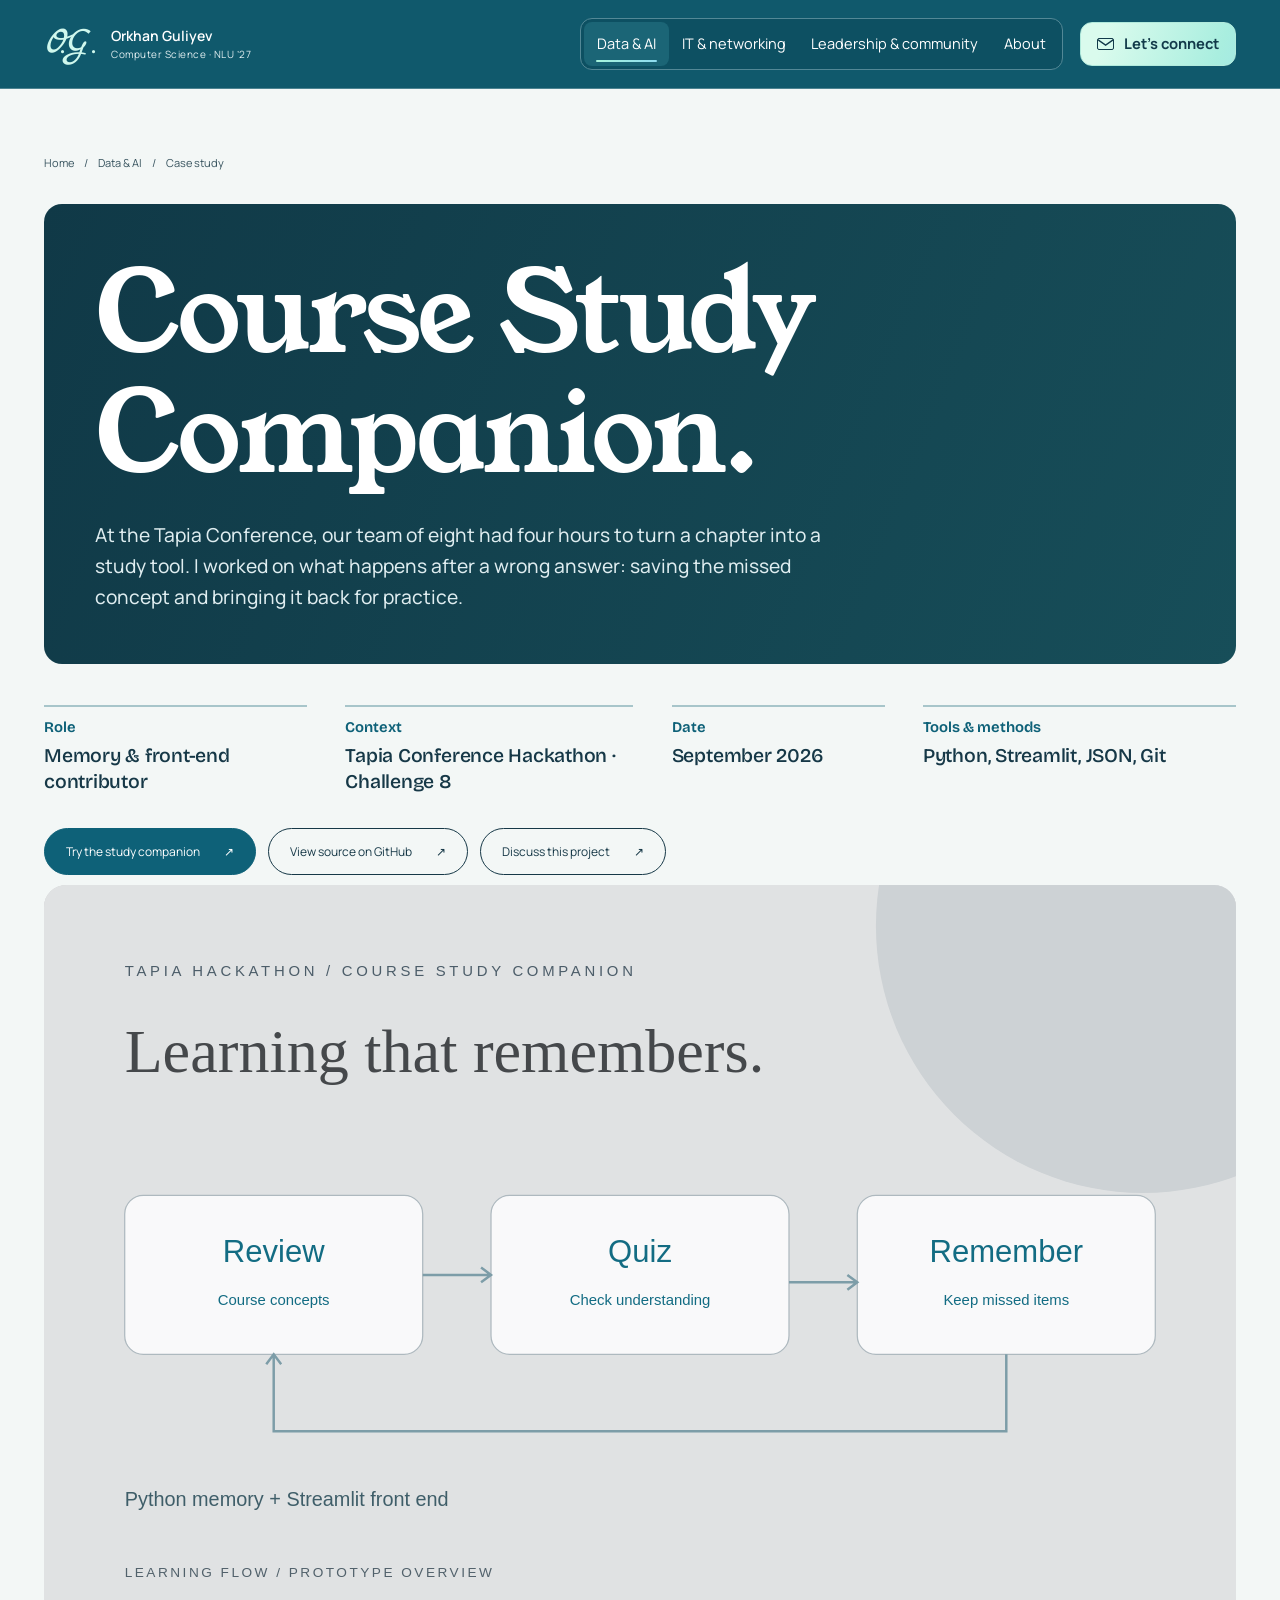
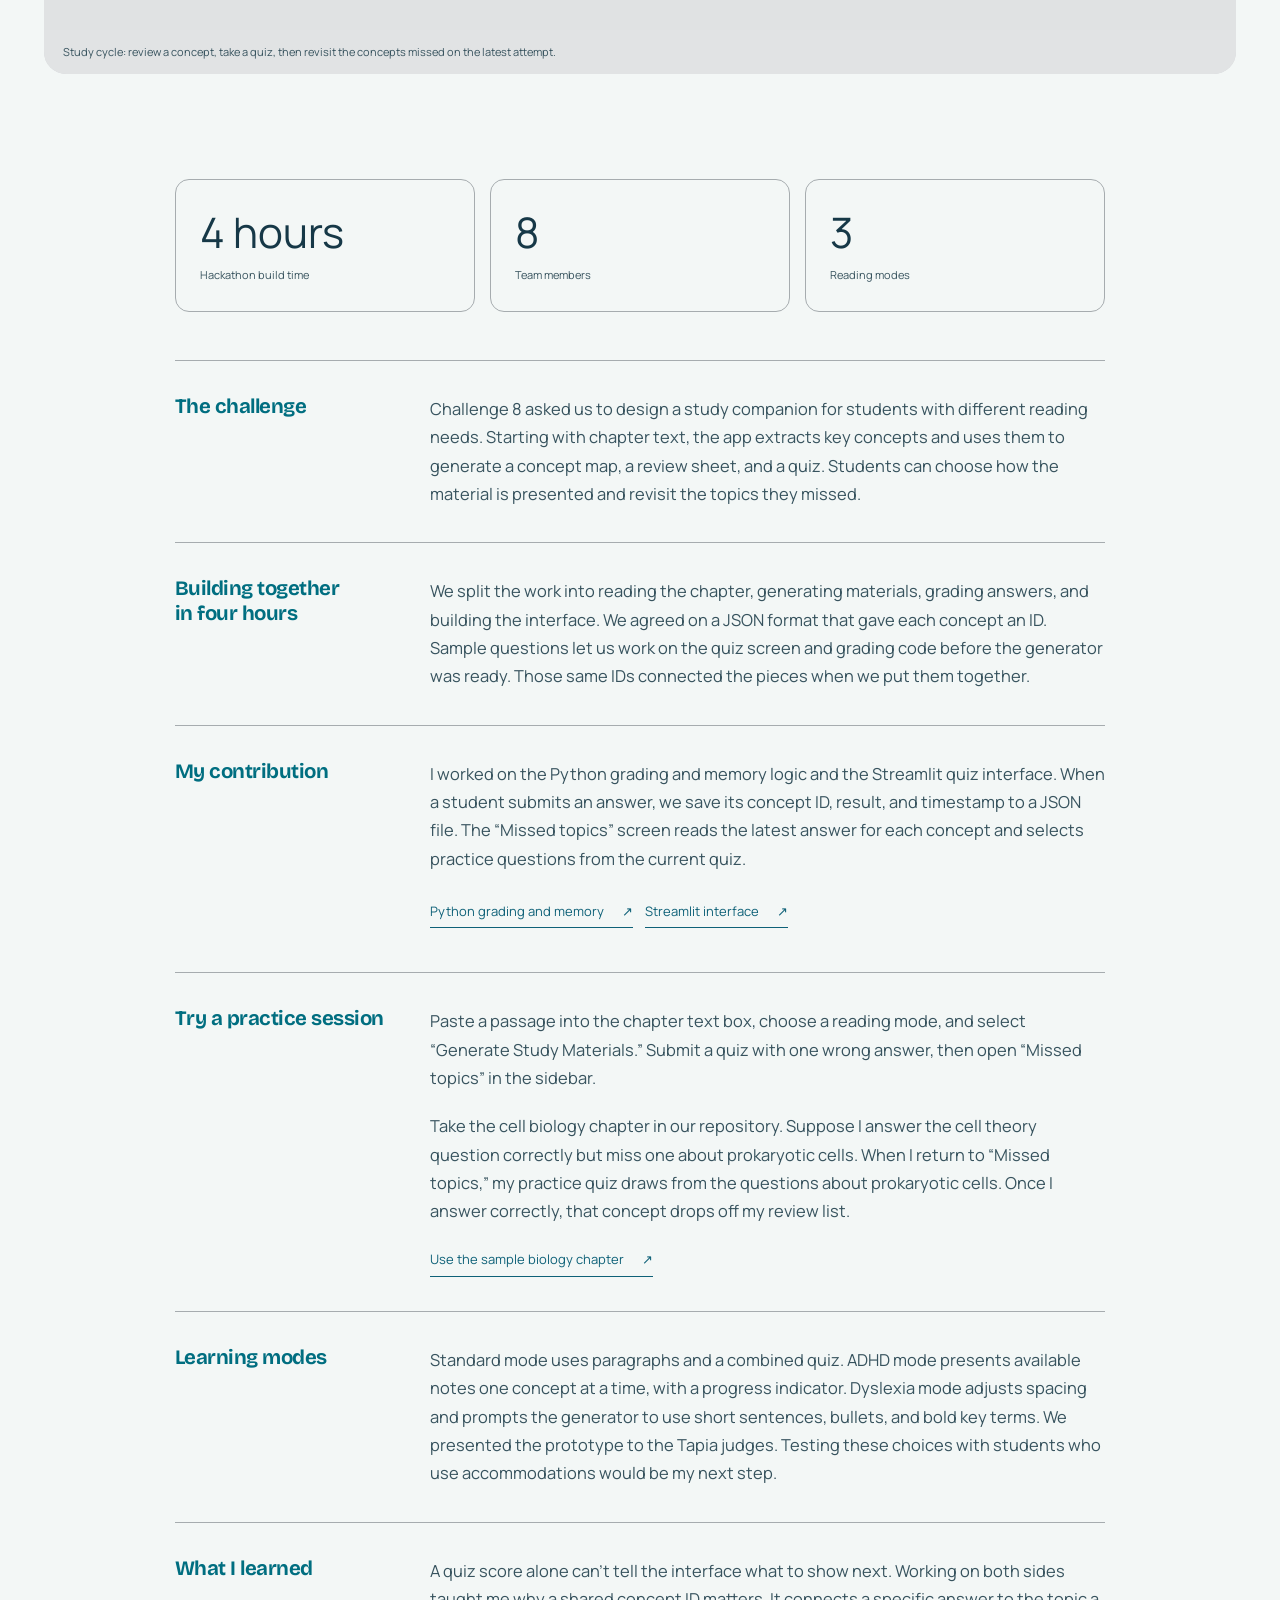
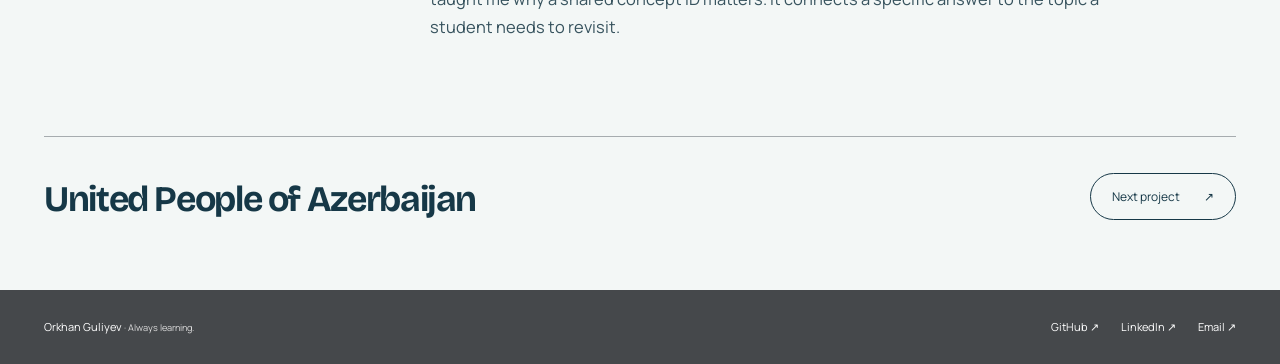
<file: projects/tapia.html>
<!doctype html><html lang="en"><head><meta charset="utf-8"><meta name="viewport" content="width=device-width,initial-scale=1"><meta name="theme-color" content="#10596c"><meta name="description" content="At the four-hour Tapia Conference hackathon, I helped an eight-person team build a Streamlit study companion. I worked on quiz memory and the interface for practicing missed topics."><title>Course Study Companion - Orkhan Guliyev</title><link rel="canonical" href="/projects/tapia.html"><meta property="og:title" content="Course Study Companion - Orkhan Guliyev"><meta property="og:description" content="At the four-hour Tapia Conference hackathon, I helped an eight-person team build a Streamlit study companion. I worked on quiz memory and the interface for practicing missed topics."><meta property="og:type" content="website"><meta property="og:url" content="/projects/tapia.html"><meta property="og:image" content="/assets/project-media/tapia-study-companion-cover.jpg"><link rel="icon" href="/assets/favicon.svg?v=industrial-1" type="image/svg+xml"><link rel="preload" href="/assets/fonts/bricolage-grotesque.woff2" as="font" type="font/woff2" crossorigin><link rel="stylesheet" href="/assets/style.css?v=mobile-signature-3"><script src="/assets/app.js?v=phone-navigation-3" defer></script><link rel="stylesheet" href="/assets/case-reading.css?v=1"><link rel="stylesheet" href="/assets/work-headings.css?v=1"></head><body><a class="skip-link" href="#main">Skip to content</a><header class="site-header"><div class="wrap header-inner"><a class="brand" href="/" aria-label="Orkhan Guliyev, home"><span class="brand-signature" aria-hidden="true">O.G.</span><span class="brand-name">Orkhan Guliyev<small>Computer Science · NLU ’27</small></span></a><button class="menu-toggle" aria-controls="site-navigation" aria-expanded="false">Menu <span class="menu-glyph" aria-hidden="true"></span></button><nav class="nav" id="site-navigation" aria-label="Main navigation"><div class="nav-sections"><a class="mobile-projects" href="/#projects" data-back-to-projects>Projects</a><a href="/data-ai.html" aria-current="page">Data & AI</a><a href="/networking.html">IT & networking</a><a href="/leadership.html">Leadership & community</a><a href="/about.html">About</a></div><a class="nav-contact" href="mailto:oguliyev@my.nl.edu"><span class="contact-envelope" aria-hidden="true"></span>Let’s connect</a></nav></div></header><main id="main"><section class="page-intro"><div class="wrap"><div class="breadcrumbs"><a class="case-index-link" data-back-to-projects="card-tapia" href="/#projects">Projects &amp; research</a><a class="case-home-link" href="/">Home</a><span aria-hidden="true">/</span><a href="/data-ai.html#data-projects">Data & AI</a><span aria-hidden="true">/</span><span>Case study</span></div><div class="case-title-block"><h1 class="project-heading">Course Study Companion.</h1><p class="intro-copy"><span class="copy-full">At the Tapia Conference, our team of eight had four hours to turn a chapter into a study tool. I worked on what happens after a wrong answer: saving the missed concept and bringing it back for practice.</span><span class="copy-brief">Our team had four hours. I worked on the quiz memory that brings missed concepts back for practice.</span></p></div><nav class="case-jumps" aria-label="Case study sections"><a class="case-primary-jump" href="#try-a-practice-session">Practice session</a><details><summary>More sections</summary><ul><li><a href="#building-together-in-four-hours">Building together in four hours</a></li><li><a href="#my-contribution">My contribution</a></li><li><a href="#learning-modes">Learning modes</a></li></ul></details></nav><dl class="case-meta"><div><dt>Role</dt><dd>Memory & front-end contributor</dd></div><div><dt>Context</dt><dd>Tapia Conference Hackathon · Challenge 8</dd></div><div><dt>Date</dt><dd>September 2026</dd></div><div><dt>Tools &amp; methods</dt><dd>Python, Streamlit, JSON, Git</dd></div></dl><div class="case-actions"><a href="https://tapia2026qwerty.streamlit.app/" target="_blank" rel="noopener noreferrer" class="button primary">Try the study companion <span aria-hidden="true">↗</span></a><a href="https://github.com/OrikG-bit/TAPIA_2026_QWERTY" target="_blank" rel="noopener noreferrer" class="button">View source on GitHub<span aria-hidden="true"> ↗</span></a><a class="button" href="mailto:oguliyev@my.nl.edu">Discuss this project <span aria-hidden="true">↗</span></a></div><figure class="case-visual"><img src="/assets/tapia.svg?v=industrial-1" alt="Learning-flow diagram showing review, quiz, persistent memory, and revisiting missed material" width="960" height="600"><figcaption><span>Study cycle: review a concept, take a quiz, then revisit the concepts missed on the latest attempt.</span></figcaption></figure></div></section><div class="wrap"><div class="case-body"><div class="case-stats"><div class="stat"><strong>4 hours</strong><span>Hackathon build time</span></div><div class="stat"><strong>8</strong><span>Team members</span></div><div class="stat"><strong>3</strong><span>Reading modes</span></div></div><section class="case-section"><h2>The challenge</h2><div><p>Challenge 8 asked us to design a study companion for students with different reading needs. Starting with chapter text, the app extracts key concepts and uses them to generate a concept map, a review sheet, and a quiz. Students can choose how the material is presented and revisit the topics they missed.</p></div></section>
<section class="case-section"><h2 id="building-together-in-four-hours" tabindex="-1">Building together in four hours</h2><div><p>We split the work into reading the chapter, generating materials, grading answers, and building the interface. We agreed on a JSON format that gave each concept an ID. Sample questions let us work on the quiz screen and grading code before the generator was ready. Those same IDs connected the pieces when we put them together.</p></div></section>
<section class="case-section"><h2 id="my-contribution" tabindex="-1">My contribution</h2><div><p>I worked on the Python grading and memory logic and the Streamlit quiz interface. When a student submits an answer, we save its concept ID, result, and timestamp to a JSON file. The “Missed topics” screen reads the latest answer for each concept and selects practice questions from the current quiz.</p><div class="case-actions"><a class="text-link" href="https://github.com/OrikG-bit/TAPIA_2026_QWERTY/blob/f2a95e14f6713319421e8babcf059e09d6a9b0ec/memory.py" target="_blank" rel="noopener noreferrer">Python grading and memory <span aria-hidden="true">↗</span></a><a class="text-link" href="https://github.com/OrikG-bit/TAPIA_2026_QWERTY/blob/f2a95e14f6713319421e8babcf059e09d6a9b0ec/Streamlit.py" target="_blank" rel="noopener noreferrer">Streamlit interface <span aria-hidden="true">↗</span></a></div></div></section>
<section class="case-section"><h2 id="try-a-practice-session" tabindex="-1">Try a practice session</h2><div><p>Paste a passage into the chapter text box, choose a reading mode, and select “Generate Study Materials.” Submit a quiz with one wrong answer, then open “Missed topics” in the sidebar.</p><p>Take the cell biology chapter in our repository. Suppose I answer the cell theory question correctly but miss one about prokaryotic cells. When I return to “Missed topics,” my practice quiz draws from the questions about prokaryotic cells. Once I answer correctly, that concept drops off my review list.</p><a class="text-link" href="https://github.com/OrikG-bit/TAPIA_2026_QWERTY/blob/f2a95e14f6713319421e8babcf059e09d6a9b0ec/data/openstax_sample_biology.txt" target="_blank" rel="noopener noreferrer">Use the sample biology chapter <span aria-hidden="true">↗</span></a></div></section>
<section class="case-section"><h2 id="learning-modes" tabindex="-1">Learning modes</h2><div><p>Standard mode uses paragraphs and a combined quiz. ADHD mode presents available notes one concept at a time, with a progress indicator. Dyslexia mode adjusts spacing and prompts the generator to use short sentences, bullets, and bold key terms. We presented the prototype to the Tapia judges. Testing these choices with students who use accommodations would be my next step.</p></div></section>
<section class="case-section"><h2>What I learned</h2><div><p>A quiz score alone can’t tell the interface what to show next. Working on both sides taught me why a shared concept ID matters. It connects a specific answer to the topic a student needs to revisit.</p></div></section></div><div class="next-project"><div><h2>United People of Azerbaijan</h2></div><a class="button" href="/projects/upa.html">Next project <span aria-hidden="true">↗</span></a><a class="case-index-link case-index-bottom" data-back-to-projects="card-tapia" href="/#projects">Back to projects</a></div></div></main><footer class="footer"><div class="wrap footer-inner"><div>Orkhan Guliyev <small> · Always learning.</small></div><div class="footer-links"><a href="https://github.com/OrikG-bit" target="_blank" rel="noopener noreferrer" class="">GitHub<span aria-hidden="true"> ↗</span></a><a href="https://www.linkedin.com/in/orkhan-guliyev06" target="_blank" rel="noopener noreferrer" class="">LinkedIn<span aria-hidden="true"> ↗</span></a><a href="mailto:oguliyev@my.nl.edu">Email <span aria-hidden="true">↗</span></a></div></div></footer></body></html>
</file>
<file: assets/style.css>
@font-face {
  font-family: "Bricolage Grotesque";
  src: url("/assets/fonts/bricolage-grotesque.woff2") format("woff2");
  font-weight: 500 800;
  font-style: normal;
  font-display: swap;
}
@font-face {
  font-family: Manrope;
  src: url("/assets/fonts/manrope.woff2") format("woff2");
  font-weight: 200 800;
  font-display: swap;
}
:root {
  --aluminum: #dcdcdc;
  --silver: #c5c3c6;
  --graphite: #45484b;
  --slate: #4c5d69;
  --nav-ocean: #10596c;
  --industrial-blue: #19849e;
  --ocean: #177c95;
  --paper: #f3f7f6;
  --white: #ffffff;
  --ink: #163847;
  --muted: #37535e;
  --accent: #0e6178;
  --ice: #e6f7fa;
  --line: #a6acaf;
  --pale: #dfebeb;
  --sans: Manrope, Arial, sans-serif;
  --display: "Bricolage Grotesque", Manrope, Arial, sans-serif;
  --title-accent: #006e80;
  --radius: 18px;
  --header-height: 88px;
}
*{box-sizing:border-box}html{scroll-behavior:smooth;scroll-padding-top:100px}body{margin:0;background:var(--paper);color:var(--ink);font-family:var(--sans);font-size:16px;line-height:1.65;-webkit-font-smoothing:antialiased}a{color:inherit}button,input{font:inherit}button,a{-webkit-tap-highlight-color:transparent}button{color:inherit}img,svg{display:block;max-width:100%}img{height:auto}a{text-decoration:none}p{margin:0 0 1.2em}h1,h2,h3{margin:0;font-family:var(--display);font-weight:680;line-height:1.06;letter-spacing:-.038em;font-optical-sizing:auto}h3{font-size:25px;font-weight:600;letter-spacing:-.035em}::selection{background:#9bcbd5}a:focus-visible,button:focus-visible{outline:3px solid #087087;outline-offset:5px}button{cursor:pointer}.wrap{width:min(1240px,calc(100% - 88px));margin-inline:auto}.eyebrow{font-size:11px;letter-spacing:.17em;text-transform:uppercase;font-weight:700}.muted{color:var(--muted)}.skip-link{position:fixed;left:20px;top:-80px;z-index:100;background:var(--ink);color:white;padding:12px 20px}.skip-link:focus{top:10px}.site-header{position:sticky;top:0;z-index:30;background:var(--ocean);backdrop-filter:blur(16px);border-bottom:1px solid var(--line)}.header-inner{height:var(--header-height);display:flex;align-items:center;justify-content:space-between;gap:26px}.brand{display:flex;align-items:center;gap:13px;line-height:1.2;font-size:14px;font-weight:600}.brand small{display:block;margin-top:4px;color:var(--muted);font-size:10px;font-weight:400;letter-spacing:.05em}.nav{display:flex;align-items:center;gap:22px;font-size:14px}.nav a{position:relative;display:inline-flex;align-items:center;min-height:44px;white-space:nowrap;padding:10px 3px}.nav a:not(.nav-contact):after{content:'';position:absolute;height:1px;background:var(--ocean);left:0;right:100%;bottom:5px;transition:right .2s}.nav a:hover:after,.nav a[aria-current=page]:after{right:0}.nav .nav-contact{padding:10px 19px;border:1px solid var(--ink);border-radius:30px}.nav-contact:hover{background:var(--ink);color:var(--white)}.menu-toggle{display:none;background:none;border:1px solid var(--line);padding:9px 16px;min-height:44px;border-radius:24px;font-size:14px}.hero{padding:79px 0 66px}.hero-topline{display:flex;justify-content:flex-end;margin-bottom:44px}.hero-topline .location{font-size:11px;color:var(--muted)}.hero-grid{display:grid;grid-template-columns:1.2fr 1fr;gap:80px;align-items:end}.hero h1{font-family:var(--display);font-size:clamp(76px,8.4vw,126px);font-weight:760;letter-spacing:-.052em;line-height:.96}.hero-intro{padding:12px 0 5px}.hero-intro .lead{font-size:26px;letter-spacing:-.04em;line-height:1.35;margin-bottom:20px;max-width:440px}.hero-intro .body-copy{color:var(--muted);font-size:15px;max-width:420px}.hero-links{display:flex;flex-wrap:wrap;gap:10px;margin-top:26px}.button{display:inline-flex;justify-content:center;align-items:center;gap:24px;font-size:12px;line-height:1.3;border-radius:40px;padding:15px 21px;border:1px solid var(--ink);background:transparent;color:var(--ink);transition:background .2s,color .2s}.button:hover{background:var(--ink);color:var(--white)}.button.primary{background:var(--accent);border-color:var(--accent);color:var(--white)}.button.primary:hover{background:#194d66}.button.light{border-color:#94b4c0;color:#fff}.button.light:hover{background:#fff;color:var(--ink)}.text-link{display:inline-flex;gap:18px;align-items:center;border-bottom:1px solid currentColor;padding-bottom:5px;font-size:13px}.hero-bottom{margin-top:56px;display:flex;justify-content:space-between;gap:30px;padding-top:21px;border-top:1px solid var(--line);color:var(--muted);font-size:11px}.work-section{padding:60px 0 88px;border-top:1px solid var(--line)}.section-head{display:flex;justify-content:space-between;gap:30px;align-items:end;margin-bottom:30px}.section-head h2{font-size:clamp(38px,4vw,54px)}.section-head p{max-width:360px;font-size:14px;color:var(--muted);margin:0}.filters{display:flex;gap:7px;flex-wrap:wrap;margin-bottom:28px}.filter-button{background:none;border:1px solid var(--line);border-radius:26px;padding:9px 17px;font-size:11px;transition:background .2s}.filter-button:hover{border-color:var(--ocean)}.filter-button[aria-pressed=true]{background:var(--ink);border-color:var(--ink);color:white}.project-grid{display:grid;grid-template-columns:repeat(2,minmax(0,1fr));gap:42px 24px}.project-card[hidden]{display:none}.project-card{min-width:0}.project-card .media-link{display:block;overflow:hidden;border-radius:var(--radius);background:#d6dadc;transition:transform .3s,box-shadow .3s}.project-card .media-link:hover{transform:translateY(-4px);box-shadow:0 14px 35px #304d5b12}.project-media{width:100%;aspect-ratio:1.6;object-fit:cover}.project-card .media-link:focus-visible{outline-offset:5px}.card-meta{display:flex;justify-content:space-between;gap:16px;font-size:10px;text-transform:uppercase;letter-spacing:.09em;color:var(--muted);margin:18px 0 8px}
.card-copy { padding-top: 19px; }
.card-title {
  display: flex;
  justify-content: space-between;
  align-items: baseline;
  gap: 14px;
  font-family: var(--display);
  font-weight: 710;
  font-size: clamp(2rem, 3.25vw, 3.05rem);
  letter-spacing: -.04em;
  line-height: 1.06;
  color: var(--ink);
}
.project-date { margin: 10px 0 0; font-size: .8rem; color: var(--muted); }
.card-title span{font-size:22px;color:var(--ocean);font-weight:400}.card-desc{margin:12px 0 0;color:var(--muted);font-size:.95rem;max-width:560px}.project-card.spotlight{grid-column:1/-1}.project-card.spotlight > .project-entry{display:grid;grid-template-columns:1.65fr 1fr;align-items:center;gap:46px;padding-bottom:20px}.project-card.spotlight .card-copy{padding-right:18px}.project-card.spotlight .card-meta{margin-top:0}.project-card.spotlight .card-title{font-size:clamp(2.15rem,4vw,3.6rem)}.project-card.spotlight .card-desc{font-size:14px;line-height:1.8;margin-top:20px}.project-card.spotlight .project-media{object-fit:contain}.card-tags{display:flex;flex-wrap:wrap;gap:7px;margin-top:18px}.tag{font-size:10px;border:1px solid var(--line);border-radius:25px;padding:4px 10px;line-height:1.5}.small-row{display:flex;justify-content:space-between;gap:20px;margin-top:32px;font-size:11px;color:var(--muted)}.human-section{background:var(--pale);padding:70px 0}.human-grid{display:grid;grid-template-columns:1fr 1fr;gap:80px}.human-section h2{font-size:50px;max-width:470px;margin-top:18px}.human-section p{font-size:15px;max-width:500px;color:var(--muted)}.human-section .text-link{margin-top:12px}.role-list{border-top:1px solid #9ea8ad;margin-top:28px}.role-row{padding:18px 0;border-bottom:1px solid #9ea8ad;display:flex;justify-content:space-between;align-items:center;gap:20px}.role-row strong{font-size:14px;font-weight:500}.role-row small{font-size:11px;color:var(--muted)}.connect-section{padding:80px 0}.connect-grid{display:grid;grid-template-columns:1.2fr 1fr;gap:70px;align-items:end}.connect-section h2{font-size:clamp(44px,5vw,66px);max-width:650px;margin:14px 0 24px}.connect-section p{max-width:420px;color:var(--muted);font-size:14px}.connect-actions{display:flex;gap:12px;flex-wrap:wrap;margin-top:22px}.contact-detail{border-top:1px solid var(--line);padding:18px 0;display:flex;justify-content:space-between;align-items:center;gap:18px;font-size:13px;overflow-wrap:anywhere}.contact-detail small{font-size:10px;letter-spacing:.1em;text-transform:uppercase;color:var(--muted)}.copy-email{background:none;border:0;padding:6px;font-size:11px;color:var(--muted);margin-left:4px}.copy-status{font-size:11px;min-height:19px;color:var(--ocean)}.footer{background:var(--ink);color:#ffffff;padding:28px 0}.footer-inner{display:flex;justify-content:space-between;gap:24px;align-items:center;font-size:11px}.footer small{color:#dcdcdc}.footer-links{display:flex;gap:22px}.footer a:hover{text-decoration:underline}.page-intro{padding:65px 0 45px}.breadcrumbs{display:flex;gap:10px;color:var(--muted);font-size:11px;margin-bottom:32px}.breadcrumbs a:hover{text-decoration:underline}.page-intro h1 {
  max-width: 1120px;
  margin: 20px 0 25px;
  font-size: clamp(2.7rem, 7vw, 6.3rem);
  font-weight: 735;
  line-height: 1.02;
  letter-spacing: -.049em;
  text-wrap: balance;
  overflow-wrap: break-word;
}
.title-context, .title-name { display: block; }
.title-context {
  margin-bottom: .16em;
  font-size: .79em;
  font-weight: 610;
  letter-spacing: -.034em;
  line-height: 1.08;
}
.title-name { color: var(--title-accent); }
@media (max-width: 390px) {
  .title-context { font-size: .73em; }
}
.page-intro .project-heading {
  font-size: clamp(3.25rem, 9.3vw, 8.25rem);
  font-weight: 760;
  line-height: .99;
  margin: 0 0 clamp(22px, 3vw, 40px);
}@media (max-width: 360px) {
  .page-intro .project-heading { font-size: clamp(2.7rem, 13.5vw, 3.1rem); }
}
.page-intro .intro-copy {
  max-width: 61ch;
  font-size: clamp(1.06rem, 1.5vw, 1.28rem);
  color: var(--muted);
  font-weight: 450;
  line-height: 1.6;
  text-wrap: pretty;
}.page-intro .eyebrow{color:var(--ocean)}.content-section{padding:45px 0 70px}.experience-block{display:grid;grid-template-columns:1fr 1.4fr;gap:75px;padding:38px 0;border-top:1px solid var(--line)}.experience-block h2{font-size:37px;margin:8px 0 14px}.experience-block .date{font-size:12px;color:var(--muted)}.experience-block p{font-size:15px;color:var(--muted)}.experience-block ul{padding-left:20px;font-size:14px;color:var(--muted);margin-top:14px}.experience-block li{margin:10px 0}.page-projects{padding-top:40px}
.case-meta {
  display: grid;
  grid-template-columns: 1.05fr 1.15fr .85fr 1.25fr;
  gap: clamp(18px, 3vw, 48px);
  margin: clamp(26px, 3.2vw, 48px) 0 32px;
  font-family: var(--display);
  font-optical-sizing: auto;
}
.case-meta > div { min-width: 0; padding-top: 11px; border-top: 2px solid #a7c5ca; }
.case-meta dt {
  margin: 0 0 6px;
  font-size: .925rem;
  font-weight: 640;
  line-height: 1.3;
  color: var(--accent);
}
.case-meta dd {
  margin: 0;
  font-size: clamp(1.1rem, 1.52vw, 1.38rem);
  font-weight: 530;
  line-height: 1.35;
  letter-spacing: -.012em;
  color: var(--ink);
}
@media (max-width: 900px) {
  .case-meta { grid-template-columns: repeat(2, minmax(0, 1fr)); gap: 20px 28px; }
}
@media (max-width: 520px) {
  .case-meta { grid-template-columns: minmax(0, 1fr); gap: 0; }
  .case-meta > div {
    display: grid;
    grid-template-columns: minmax(5.5rem, .55fr) minmax(0, 1.45fr);
    align-items: baseline;
    gap: 14px;
    padding: 13px 0;
    border-top-width: 1px;
  }
  .case-meta dt { margin: 0; }
}
.case-visual{overflow:hidden;border-radius:22px;background:#d6dadc;margin:0}.case-visual img{width:100%}.case-visual button{background:none;border:0;padding:0;display:block;width:100%;text-align:inherit}.case-visual figcaption{padding:13px 19px;font-size:11px;color:var(--muted);display:flex;justify-content:space-between;gap:20px;background:#e1e3e4}.case-body{max-width:930px;margin:60px auto}.case-section{display:grid;grid-template-columns:210px 1fr;gap:45px;padding:34px 0;border-top:1px solid var(--line)}.case-section h2 {
  color: var(--title-accent);
  font-size: clamp(1.18rem, 1.6vw, 1.48rem);
  font-weight: 680;
  line-height: 1.2;
  letter-spacing: -.025em;
  text-wrap: balance;
}.case-section p,.case-section li{font-size:1.03rem;color:var(--muted);line-height:1.72}.case-section ul,.case-section ol{padding-left:20px;margin:0}.case-section li{padding-left:6px;margin-bottom:14px}.case-section li strong{color:var(--ink);font-weight:600}.case-section p:last-child{margin-bottom:0}.case-stats{display:grid;grid-template-columns:repeat(3,1fr);gap:15px;margin:38px 0 48px}.stat{padding:27px 24px;border:1px solid var(--line);border-radius:14px}.stat strong{display:block;font-family:var(--sans);font-size:42px;font-weight:400;line-height:1.2}.stat span{font-size:11px;color:var(--muted);display:block;margin-top:8px}.case-actions{display:flex;gap:12px;flex-wrap:wrap;margin:28px 0 10px}.next-project{padding:36px 0 70px;border-top:1px solid var(--line);display:flex;align-items:center;justify-content:space-between;gap:30px}.next-project h2{font-size:36px;margin-top:8px}.timeline-item{display:grid;grid-template-columns:230px 1fr;gap:70px;border-top:1px solid var(--line);padding:34px 0}.timeline-item .timeline-date{font-size:11px;color:var(--muted)}.timeline-item h2{font-family:var(--display);font-size:27px;font-weight:600;margin:10px 0 16px}.timeline-item p{max-width:720px;color:var(--muted);font-size:15px}.role-promotion{display:flex;align-items:center;gap:12px;font-size:11px;margin:20px 0}.role-promotion span{border:1px solid var(--line);padding:6px 10px;border-radius:20px}.leadership-stat{display:inline-block;font-size:12px;color:var(--accent);border-left:2px solid var(--industrial-blue);padding-left:15px;margin-top:5px}.events-grid{display:grid;grid-template-columns:1fr 1fr;gap:30px}.event{border-top:1px solid var(--line);padding:24px 0}.about-grid{display:grid;grid-template-columns:1fr 1.3fr;gap:80px;padding-bottom:70px}.about-mark{font-family:var(--sans);font-style:italic;font-size:180px;line-height:1.1;letter-spacing:-.12em;color:var(--ocean);padding:50px 45px;background:var(--pale);border-radius:var(--radius);text-align:center}.about-story p{font-size:17px;color:var(--muted)}.about-story h2{font-size:37px;margin-bottom:22px}.skill-grid{display:grid;grid-template-columns:repeat(3,1fr);gap:35px}.skill-group{border-top:1px solid var(--line);padding-top:22px}.skill-group h3{font-size:18px;margin-bottom:15px}.skill-group p{font-size:13px;color:var(--muted)}.focus-note{border-left:2px solid var(--ocean);padding:4px 0 4px 20px;margin:30px 0;font-size:15px;color:var(--muted)}.sr-only{position:absolute;width:1px;height:1px;padding:0;overflow:hidden;clip:rect(0,0,0,0);white-space:nowrap;border:0}.image-dialog{border:0;border-radius:14px;padding:16px;background:var(--paper);width:min(1450px,95vw);max-width:95vw;max-height:94vh;overflow:auto;box-shadow:0 25px 100px #21465955}.image-dialog::backdrop{background:#294e62d9;backdrop-filter:blur(5px)}.dialog-bar{display:flex;align-items:center;justify-content:space-between;gap:20px;margin-bottom:12px;font-size:12px}.dialog-close{border:1px solid var(--line);background:var(--white);padding:7px 16px;border-radius:25px;font-size:12px}.image-dialog img{width:100%;border-radius:7px}.no-results{padding:20px 0;color:var(--muted);font-size:14px}.return-top{white-space:nowrap}
@media(min-width:1500px){.wrap{width:min(1280px,calc(100% - 120px))}.hero{padding-top:95px}}
@media(max-width:1100px){.wrap{width:calc(100% - 56px)}.nav{gap:14px;font-size:13px}.brand-name{display:none}.hero-grid{gap:40px}.hero-intro .lead{font-size:23px}.hero-links .button{gap:14px;padding:13px 17px}.human-grid,.connect-grid,.about-grid{gap:40px}.project-card.spotlight > .project-entry{gap:28px}}
@media(max-width:760px){.wrap{width:calc(100% - 36px)}:root{--header-height:64px}.header-inner{gap:12px}.brand{gap:8px}.brand-name{display:block}.brand small{font-size:.75rem;letter-spacing:0}.menu-toggle{display:block}.nav{display:none;position:absolute;top:100%;left:0;right:0;background:var(--paper);padding:18px 22px 26px;border-bottom:1px solid var(--line);box-shadow:0 20px 30px #304d5b08;align-items:stretch}.nav.is-open{display:flex;flex-direction:column;gap:8px}.nav a{padding:10px 2px;font-size:15px}.nav .nav-contact{align-self:start;margin-top:7px}.hero{padding:40px 0 42px}.hero-topline{display:none}.hero-grid{grid-template-columns:1fr;gap:28px}.hero h1{font-size:clamp(72px,18vw,110px)}.hero-intro .lead{font-size:23px;max-width:500px}.hero-intro .body-copy{max-width:520px}.hero-links{gap:9px}.hero-bottom{margin-top:34px;display:block}.hero-bottom .return-top{display:none}.work-section{padding:42px 0 55px}.section-head{display:block;margin-bottom:25px}.section-head p{margin-top:16px}.section-head h2{font-size:clamp(2rem,8vw,2.625rem)}.filters{gap:6px}.filter-button{font-size:.875rem;min-height:44px;padding:8px 12px}.project-grid{grid-template-columns:1fr;gap:34px}.project-card.spotlight{grid-column:auto}.project-card.spotlight > .project-entry{display:block;padding-bottom:0}.project-card.spotlight .card-copy{padding:19px 0 0}.project-card.spotlight .card-meta{margin-top:17px}.project-card .card-desc,.project-card.spotlight .card-desc{font-size:1rem;margin-top:9px;line-height:1.55}.card-tags{margin-top:12px}.small-row{display:block}.human-section{padding:47px 0}.human-grid{grid-template-columns:1fr;gap:32px}.human-section h2{font-size:40px;max-width:460px}.human-section p{font-size:1rem}.role-row{gap:12px}.role-row small{font-size:.8125rem;text-align:right}.connect-section{padding:50px 0}.connect-grid{grid-template-columns:1fr;gap:30px}.connect-section h2{font-size:46px}.contact-detail{font-size:.9375rem;gap:12px}.contact-detail small{font-size:.75rem}.footer-inner{align-items:start;flex-direction:column;gap:16px}.footer-links{gap:20px}.page-intro{padding:36px 0 28px}.breadcrumbs{margin-bottom:25px}.content-section{padding:22px 0 45px}.experience-block{grid-template-columns:1fr;gap:14px;padding:28px 0}.experience-block h2{font-size:32px}.case-visual{border-radius:13px}.case-visual figcaption{flex-direction:column;align-items:flex-start;gap:4px;font-size:.875rem;line-height:1.5;padding:12px 14px}.case-body{margin:35px auto}.case-section{grid-template-columns:1fr;gap:16px;padding:26px 0}.case-stats{grid-template-columns:repeat(auto-fit,minmax(min(11rem,100%),1fr));gap:9px;margin:24px 0 30px}.stat{padding:18px 12px;border-radius:11px}.stat strong{font-size:30px}.stat span{font-size:.875rem;line-height:1.4}.next-project{padding:26px 0 45px;gap:12px}.next-project h2{font-size:27px}.next-project .button{padding:12px 15px;font-size:.875rem;gap:10px}.timeline-item{grid-template-columns:1fr;gap:12px;padding:26px 0}.timeline-item h2{font-size:24px}.timeline-item p{font-size:1rem}.events-grid{grid-template-columns:1fr;gap:8px}.about-grid{grid-template-columns:1fr;gap:30px;padding-bottom:45px}.about-mark{font-size:110px;padding:22px 30px;max-width:330px}.about-story p{font-size:16px}.about-story h2{font-size:32px}.skill-grid{grid-template-columns:1fr;gap:25px}.image-dialog{padding:10px}.dialog-bar{font-size:10px;gap:10px}.dialog-close{min-height:44px;font-size:.875rem}.eyebrow{font-size:10px}.tag{font-size:.75rem}}
@media(prefers-reduced-motion:reduce){html{scroll-behavior:auto}*,*:before,*:after{animation-duration:.01ms!important;transition-duration:.01ms!important;animation-iteration-count:1!important}}
.internship-grid{display:grid;grid-template-columns:repeat(2,minmax(0,1fr));gap:26px}.internship-card{padding:28px;border:1px solid var(--line);border-radius:var(--radius);background:var(--white);min-width:0}.internship-card h3{font-family:var(--display);font-size:38px;font-weight:400;margin-top:17px;letter-spacing:-.045em}.internship-role{font-size:14px;font-weight:600;margin:10px 0 3px;line-height:1.5}.internship-date{font-size:11px;color:var(--muted);margin:0 0 23px}.internship-image{display:block;border-radius:12px;overflow:hidden}.internship-image img{width:100%;aspect-ratio:1.6;object-fit:cover;transition:transform .25s}.internship-image:hover img{transform:scale(1.015)}.internship-summary{font-size:14px;color:var(--muted);margin:20px 0}.internship-card .text-link{font-size:12px;gap:14px}.page-subnav{display:flex;flex-wrap:wrap;gap:12px 28px;margin-top:32px;padding:18px 0;border-top:1px solid var(--line);border-bottom:1px solid var(--line);font-size:12px;color:var(--ocean)}.page-subnav, .case-readmore summary, .copy-status {color:var(--accent)}.page-subnav a:hover{text-decoration:underline}.internship-metrics{display:grid;grid-template-columns:1fr 1fr;gap:22px;border-top:1px solid var(--line);border-bottom:1px solid var(--line);padding:20px 0;margin:25px 0}.internship-metrics strong{display:block;font-family:var(--sans);font-size:37px;font-weight:400;line-height:1.2}.internship-metrics span{display:block;font-size:10px;color:var(--muted);margin-top:7px}.web-projects-section{padding-top:55px;margin-top:55px;border-top:1px solid var(--line)}
.case-readmore{min-width:0}.case-readmore summary{display:flex;justify-content:space-between;align-items:center;gap:20px;cursor:pointer;color:var(--ocean);font-size:14px;list-style:none;padding:0 0 7px}.case-readmore summary::-webkit-details-marker{display:none}.case-readmore summary:focus-visible{outline:3px solid #087087;outline-offset:5px}.detail-symbol{font-size:22px;line-height:1;font-weight:400;transition:transform .15s}.case-readmore[open] .detail-symbol{transform:rotate(45deg)}.detail-content{padding-top:15px}
.timeline-org { color: var(--ink); font-weight: 600; }
.strata-cover { margin-block-start: 1.15rem; }
.mentor-project {
  margin-top: 1.6rem;
  border-left: 3px solid var(--industrial-blue);
  padding-left: clamp(1rem, 2vw, 1.5rem);
}
.mentor-project h3 { margin: 0 0 .65rem; }
.timeline-item .mentor-project p, .mentor-project .text-link { font-size: 1.0625rem; }
.community-events { margin-block-start: clamp(2.5rem, 4vw, 3.5rem); }
.community-events .event h3 {
  margin: .5rem 0 .6rem;
  font-size: clamp(1.5rem, 1.2rem + .8vw, 1.75rem);
  letter-spacing: -.025em;
  line-height: 1.2;
}
.community-events .event p, .community-events .focus-note {
  font-size: clamp(1.0625rem, 1rem + .2vw, 1.125rem);
  color: var(--ink);
  line-height: 1.6;
}
.community-events .event p { max-width: 56ch; }
.community-events .event .event-details {
  margin: 0 0 .85rem;
  color: var(--accent);
  font-size: 1rem;
  font-weight: 600;
  line-height: 1.45;
}
.community-events .text-link { font-size: 1rem; font-weight: 600; }
.community-events .focus-note { max-width: 72ch; }
@media (max-width: 900px) {
  .community-events .events-grid { grid-template-columns: 1fr; gap: .5rem; }
  .community-events .event { padding-block: 1.25rem; }
}
@media(max-width:760px){.internship-grid{grid-template-columns:1fr;gap:22px}.internship-card{padding:22px}.internship-card h3{font-size:34px}.internship-role{font-size:.9375rem}.internship-summary{font-size:1rem}.internship-card .text-link{font-size:.9375rem;gap:10px}.page-subnav{gap:4px 16px;margin-top:23px;font-size:.9375rem}.internship-metrics strong{font-size:32px}.web-projects-section{margin-top:40px;padding-top:40px}}

/* Industrial Blue surfaces and accents. */
.site-header {
  background: var(--nav-ocean);
  color: var(--white);
  border-color: #ffffff40;
}
@font-face {
  font-family: "Marck Script";
  src: url("/assets/fonts/marck-script-latin.woff2") format("woff2");
  font-style: normal;
  font-weight: 400;
  font-display: swap;
}
.brand-signature {
  display: grid;
  place-items: center;
  flex: none;
  width: 3.375rem;
  min-height: 44px;
  color: #d0f8ed;
  font: 400 2.375rem/1 "Marck Script", "Segoe Script", cursive;
  letter-spacing: normal;
  white-space: nowrap;
}
@media (max-width: 760px) {
  .brand-signature { width: 2.75rem; font-size: 2rem; }
}
.brand small { color: #e2eff1; }
.nav { gap: clamp(10px, 1.35vw, 22px); }
.nav-sections {
  display: flex;
  align-items: stretch;
  padding: 3px;
  border: 1px solid #538896;
  border-radius: 12px;
  background: #0d5062;
}
.nav-sections a {
  padding: .45rem clamp(.6rem, 1vw, 1rem);
  border-radius: 8px;
  font-size: .91rem;
  line-height: 1.35;
}
.site-header .nav-sections a::after {
  left: .75rem;
  right: .75rem;
  bottom: 4px;
  height: 2px;
  border-radius: 2px;
  background: linear-gradient(90deg, #a7f4dc, #8edcf0);
  transform: scaleX(0);
  transform-origin: left;
  transition: transform .24s ease-out;
}
.nav-sections a:is(:hover, :focus-visible, [aria-current="page"]) { background: #1b6576; }
.site-header .nav-sections a:is(:hover, :focus-visible, [aria-current="page"])::after { transform: scaleX(1); }
.site-header .nav .nav-contact {
  gap: .62rem;
  padding: .62rem 1rem;
  border: 1px solid #b2eadc;
  border-radius: 12px;
  color: #123a4a;
  font-size: .92rem;
  font-weight: 700;
  line-height: 1.35;
  background: linear-gradient(110deg, #dafbed 8%, #a9eedf 43%, #96deee 70%, #c9e7ff) 0% 50% / 215% 100%;
  transition: background-position .48s ease, box-shadow .24s ease;
}
.site-header .nav-contact:is(:hover, :focus-visible, :active) {
  background-position: 100% 50%;
  box-shadow: 0 0 0 3px rgb(151 234 222 / .18);
}
.contact-envelope {
  position: relative;
  width: 17px;
  height: 12px;
  flex: none;
  border: 1.5px solid currentColor;
  border-radius: 2px;
}
.contact-envelope::before {
  content: "";
  position: absolute;
  inset: 0 0 auto;
  height: 7px;
  background: currentColor;
  clip-path: polygon(0 0, 50% 74%, 100% 0, 100% 24%, 50% 100%, 0 24%);
}
.site-header .menu-toggle {
  align-items: center;
  column-gap: .65rem;
  padding-inline: .85rem;
  color: inherit;
  border-color: #82b3be;
  border-radius: 10px;
}
.menu-glyph { width: 16px; height: 12px; position: relative; }
.menu-glyph::before, .menu-glyph::after {
  content: "";
  position: absolute;
  left: 0;
  right: 0;
  top: 2px;
  height: 2px;
  background: currentColor;
}
.menu-glyph::after { top: 8px; left: 4px; }
.menu-toggle[aria-expanded="true"] .menu-glyph::before { transform: translateY(3px) rotate(45deg); }
.menu-toggle[aria-expanded="true"] .menu-glyph::after { left: 0; transform: translateY(-3px) rotate(-45deg); }
.site-header :focus-visible { outline-offset: 2px; }
.site-header :focus-visible, .hero :focus-visible { outline-color: var(--ice); }

.portfolio-home { background: var(--hero-ocean); }
.portfolio-home .hero {
  display: grid;
  align-items: center;
  min-height: calc(100vh - 89px);
  min-height: calc(100svh - 89px);
  background: var(--hero-ocean);
  color: var(--white);
}
.hero .hero-topline .location, .hero .hero-bottom, .hero .hero-intro .body-copy { color: var(--white); }

.hero .hero-bottom { border-color: #ffffff55; }

.hero .button { color: var(--white); border-color: #a7c9d5; }
.hero .button.primary, .hero .button:hover { color: var(--ink); background: var(--paper); border-color: var(--paper); }
.hero .button.primary:hover { background: var(--ice); border-color: var(--ice); }
.work-section, .connect-section { background: var(--paper); }
.page-intro { background: var(--paper); }
.human-section { background: var(--pale); }
.section-head .eyebrow, .page-intro .eyebrow, .card-title span, .text-link { color: var(--accent); }
.filter-button[aria-pressed=true] { background: var(--ocean); border-color: var(--ocean); }
.footer { background: var(--graphite); }
.internship-card h3 { font-weight: 680; margin-top: 0; }
@media (max-width:760px) {
  .portfolio-home .hero { min-height: calc(100svh - var(--header-height) - 1px); }
  .site-header .nav { background: var(--nav-ocean); border-color: #84aabd; }
  .site-header .menu-toggle { display: inline-flex; }
  .site-header .nav.is-open {
    gap: .8rem;
    max-height: calc(100dvh - var(--header-height));
    overflow-y: auto;
  }
  .nav-sections { flex-direction: column; }
  .nav-sections a { padding-inline: .9rem; font-size: 1rem; }
  .site-header .nav-sections a::after {
    left: 4px;
    right: auto;
    bottom: 10px;
    top: 10px;
    width: 2px;
    height: auto;
  }
  .site-header .nav .nav-contact { margin-top: 0; }
  .hero h1 { font-size: clamp(62px, 15.4vw, 104px); }
}

@media (min-width:761px) and (max-height:700px) {
  :root { --header-height: 72px; }
}
@media (orientation:landscape) and (max-height:520px) {
  :root { --header-height: 60px; }
}

.pointer-button { position: relative; isolation: isolate; }
@media (any-hover: hover) and (any-pointer: fine) and (prefers-reduced-motion: no-preference) {
  .pointer-button::before {
    content: "";
    position: absolute;
    z-index: -1;
    inset: 0;
    border-radius: inherit;
    pointer-events: none;
    background: radial-gradient(ellipse 64px 38px at var(--light-x, 50%) var(--light-y, 50%),
      var(--pointer-glow, rgb(107 216 232 / .22)), transparent);
    opacity: 0;
    transition: opacity .18s ease-out;
  }
  .work-data, .nav-contact { --pointer-glow: rgb(255 255 255 / .76); }
  .work-network, .intro-skip { --pointer-glow: rgb(138 239 242 / .15); }
  .filter-button[aria-pressed="true"] { --pointer-glow: rgb(3 57 77 / .27); }
  .pointer-tracking::before { opacity: 1; }
}
@media (forced-colors: active) {
  .pointer-button::before { display: none; }
}

.media-link picture, .internship-image picture { display: block; }
.cover-pan-tip { display: none; }
@media (max-width: 760px) {
  html { scroll-padding-top: calc(var(--header-height) + 12px); }
  .nav.is-open { overscroll-behavior: contain; }
  .image-dialog { max-height: 94dvh; }
  .cover-pan-tip { display: block; margin: .35rem 0 .75rem; font-size: .875rem; }
  .cover-viewport {
    max-height: min(65dvh, 38rem);
    overflow: auto;
    overscroll-behavior: contain;
    border-radius: 7px;
  }
  .cover-viewport:focus-visible { outline: 2px solid var(--accent); outline-offset: 2px; }
  .image-dialog .cover-viewport img { width: max(100%, 58rem); max-width: none; }
  .breadcrumbs, .role-promotion, .footer-links { flex-wrap: wrap; }
  .breadcrumbs { align-items: center; gap: 0 .5rem; margin-bottom: 1rem; font-size: .8125rem; }
  .breadcrumbs a, .page-subnav a, .footer-links a, .case-visual figcaption a,
  .text-link, .case-readmore summary, .contact-detail a {
    display: inline-flex;
    align-items: center;
    min-height: 44px;
  }
  .button { min-height: 44px; max-width: 100%; font-size: .9375rem; text-align: center; }
  .section-head p, .connect-section p, .experience-block p, .experience-block ul,
  .skill-group p { font-size: 1rem; }
  .case-section > *, .connect-grid > *, .experience-block > * { min-width: 0; }
  .case-visual.evidence-figure figcaption { font-size: .875rem; align-items: flex-start; }
  .case-visual figcaption a {
    color: var(--accent);
    font-size: .9375rem;
    text-decoration: underline;
    text-underline-offset: .2em;
  }
  .copy-email { min-width: 44px; min-height: 44px; font-size: .875rem; }
  .footer-inner, .internship-date, .timeline-item .timeline-date,
  .experience-block .date, .internship-metrics span { font-size: .8125rem; }
  .role-promotion { font-size: .8125rem; gap: .4rem; }
  .footer-links { gap: .25rem 1.25rem; font-size: .875rem; }
}
@media (max-width: 520px) {
  .case-stats { grid-template-columns: minmax(0,1fr); }
  .stat {
    display: grid;
    grid-template-columns: minmax(5rem,.85fr) minmax(0,1.15fr);
    align-items: center;
    gap: .8rem;
    padding: .9rem 1rem;
  }
  .stat strong { font-size: clamp(1.4rem,5.4vw,1.75rem); }
  .stat span { margin: 0; }
  .next-project { flex-direction: column; align-items: flex-start; }
  .contact-detail { flex-direction: column; align-items: flex-start; gap: 0; padding-block: .65rem; }
  .contact-detail > div { display: flex; flex-wrap: wrap; align-items: center; max-width: 100%; }
}
@media (max-width: 350px) {
  .menu-toggle .menu-glyph { display: none; }
}

.project-entry, .internship-entry { display: block; border-radius: var(--radius); }
#experience .internship-card { padding: 0; }
.internship-entry { padding: 28px; }
.project-entry:focus-visible, .internship-entry:focus-visible { outline: 3px solid var(--accent); outline-offset: 4px; }
.filters[hidden] { display: none; }

@media (max-width: 760px) {
  .site-header .brand, .site-header .brand-name { min-width: 0; }
  .site-header .brand { min-height: 44px; }
  .site-header .menu-toggle { flex: none; }
  .site-header .nav-sections a { white-space: normal; overflow-wrap: anywhere; }
  .site-header:not(.menu-ready) { position: relative; }
  .site-header:not(.menu-ready) .header-inner { display: grid; height: auto; gap: .3rem; padding-block: .4rem; }
  .site-header:not(.menu-ready) .menu-toggle { display: none; }
  .site-header:not(.menu-ready) .nav {
    display: flex;
    position: static;
    flex-wrap: wrap;
    align-items: center;
    gap: .35rem;
    padding: 0;
    border: 0;
    box-shadow: none;
  }
  .site-header:not(.menu-ready) .nav-sections { flex-flow: row wrap; }

  #work .filters {
    display: grid;
    grid-template-columns: minmax(0,1fr) minmax(0,.97fr) minmax(0,1.4fr);
    max-width: 30rem;
    gap: 3px;
    padding: 3px;
    margin: 0 0 1.35rem;
    border: 1px solid #9ab9bf;
    border-radius: 13px;
    background: #e8f1f1;
  }
  #work .filters[hidden] { display: none; }
  #work .filter-button {
    padding: .4rem .2rem;
    min-height: 44px;
    font-weight: 600;
    line-height: 1.2;
    color: var(--ink);
    border: 0;
    border-radius: 9px;
  }
  #work .filter-button[aria-pressed="true"] { color: white; background: var(--nav-ocean); }
  #work .filter-button:focus-visible { outline-offset: 1px; }
  .project-grid { gap: 0; }
  .project-card { border-bottom: 1px solid #b5c9cc; }
  .project-card > .project-entry, .project-card.spotlight > .project-entry {
    display: grid;
    grid-template-columns: minmax(0,1fr) clamp(5.5rem,24vw,8rem);
    grid-template-areas: "title cover" "date cover" "body body" "tags tags";
    gap: 0 1rem;
    padding: 1.25rem 0;
    border-radius: 4px;
  }
  .project-card .card-copy { display: contents; }
  .project-card .card-title, .project-card.spotlight .card-title {
    grid-area: title;
    align-self: end;
    display: block;
    color: var(--ink);
    font-size: clamp(1.45rem,5.25vw,1.95rem);
    font-weight: 690;
    letter-spacing: -.025em;
    line-height: 1.14;
    overflow-wrap: anywhere;
  }
  .project-card .project-date { grid-area: date; align-self: start; margin: .35rem 0 0; font-size: .8125rem; }
  .project-card .card-desc, .project-card.spotlight .card-desc {
    grid-area: body;
    max-width: 55ch;
    margin: .7rem 0 0;
    font-size: 1rem;
    line-height: 1.5;
  }
  .project-card .card-tags { grid-area: tags; }
  .project-card .media-link {
    grid-area: cover;
    align-self: center;
    border-radius: .65rem;
  }
  .project-card .project-media, .project-card.spotlight .project-media {
    width: 100%;
    aspect-ratio: 1.22;
    object-fit: cover;
  }
  .project-card .media-link:hover { transform: none; box-shadow: none; }
  .project-entry:active, .internship-entry:active { background-color: #e4eeee; }
  .project-card[data-featured] > .project-entry {
    grid-template-columns: minmax(0,1fr) auto;
    grid-template-areas: "title date" "cover cover" "body body" "tags tags";
    gap: 0 .55rem;
    padding-top: .25rem;
  }
  .project-card[data-featured] .card-title { font-size: clamp(1.85rem,7vw,2.4rem); }
  .project-card[data-featured] .project-date { align-self: end; margin-bottom: .15rem; }
  .project-card[data-featured] .media-link { margin-top: .8rem; border-radius: .85rem; }
  .project-card[data-featured] .project-media { aspect-ratio: 16 / 9; }

  #experience .internship-entry {
    display: grid;
    grid-template-columns: minmax(0,1fr) clamp(5.25rem,23vw,7.5rem);
    grid-template-areas: "name photo" "role photo" "date photo" "summary summary" "action action";
    gap: 0 .85rem;
    padding: 1.1rem;
  }
  #experience .internship-card h3 { grid-area: name; margin: 0; font-size: clamp(1.6rem,6vw,2rem); }
  #experience .internship-role { grid-area: role; margin: .3rem 0 0; }
  #experience .internship-date { grid-area: date; margin: .25rem 0 0; }
  #experience .internship-image { grid-area: photo; align-self: start; border-radius: .65rem; }
  #experience .internship-image img { aspect-ratio: 1.06; }
  #experience .internship-summary { grid-area: summary; margin: .85rem 0 .25rem; }
  #experience .internship-card .text-link { grid-area: action; justify-self: start; }
  .menu-ready .menu-toggle:active, .nav-sections a:active { background-color: #1b6576; }
}
@media (max-width: 19.99em) {
  .site-header .brand small { display: none; }
  #work .filters { display: flex; flex-wrap: wrap; }
  #work .filter-button { flex: 1 1 6rem; }
  #work .filters[hidden] { display: none; }
  .project-card > .project-entry, .project-card.spotlight > .project-entry,
  .project-card[data-featured] > .project-entry {
    grid-template-columns: minmax(0,1fr);
    grid-template-areas: "title" "date" "cover" "body" "tags";
  }
  .project-card .media-link { margin-top: .65rem; }
  .project-card .project-media, .project-card.spotlight .project-media { aspect-ratio: 16/9; }
  #experience .internship-entry {
    grid-template-columns: minmax(0,1fr);
    grid-template-areas: "name" "role" "date" "photo" "summary" "action";
  }
  #experience .internship-image { margin-top: .65rem; }
  #experience .internship-image img { aspect-ratio: 16/9; }
  .stat, .case-meta > div { grid-template-columns: minmax(0,1fr); gap: .25rem; }
}

.site-header .nav .mobile-projects { display: none; }
.copy-brief { display: none; }
@media (max-width: 760px) {
  .site-header .nav .mobile-projects { display: inline-flex; }
  .copy-full { display: none; }
  .copy-brief { display: inline; }
  .portfolio-home :is(#experience, #work) .section-head > p { display: none; }
  .portfolio-home :is(#experience, #work) .section-head h2 {
    max-width: 18ch;
    font-size: clamp(2.2rem, 8.4vw, 3rem);
    line-height: 1.08;
    text-wrap: balance;
  }
  #internships br { display: none; }
  #experience .internship-role { font-size: 1rem; font-weight: 650; line-height: 1.35; }
  #experience .internship-date { font-size: .875rem; color: var(--muted); }
  #experience .internship-summary { line-height: 1.5; }
}

@media screen and (max-width: 760px) and (prefers-reduced-motion: no-preference) {
  @view-transition { navigation: auto; }
  html.following-section { scroll-behavior: smooth; }
  .site-header { view-transition-name: portfolio-header; }
  ::view-transition-group(root),
  ::view-transition-group(portfolio-header) { animation-duration: 180ms; }
  html.page-arrival main { animation: arrive-on-phone 180ms ease-out; }
  @keyframes arrive-on-phone {
    from { opacity: .72; }
    to { opacity: 1; }
  }
}
</file>
<file: assets/portrait/hero.css>
@font-face {
  font-family: "Barlow";
  src: url("/assets/fonts/barlow-regular.woff2") format("woff2");
  font-weight: 400;
  font-style: normal;
  font-display: swap;
}
/* Homepage fragment links land immediately below the sticky navigation. */
html {
  scroll-behavior: auto;
  scroll-padding-top: calc(var(--header-height) + 16px);
}
@font-face {
  font-family: "Barlow";
  src: url("/assets/fonts/barlow-semibold.woff2") format("woff2");
  font-weight: 600;
  font-style: normal;
  font-display: swap;
}
.portfolio-home .hero {
  --portrait-size: min(28rem, 60svh);
  --hero-column-gap: clamp(24px, 3vw, 48px);
  font-family: "Barlow", system-ui, sans-serif;
  min-height: calc(100svh - var(--header-height) - 1px);
  padding-block: clamp(16px, 3svh, 38px);
}
.hero > .wrap {
  max-width: calc(29rem + var(--hero-column-gap) + var(--portrait-size));
}
.hero-grid {
  grid-template-columns: minmax(0, 1fr) min(47%, var(--portrait-size));
  grid-template-areas: "name photo" "intro photo";
  gap: clamp(12px, 2.4svh, 24px) var(--hero-column-gap);
  align-items: center;
}
.hero-identity {
  grid-area: name;
  align-self: end;
  min-width: 0;
}
.hero-grid h1 {
  transform: translateX(-.043em);
  width: fit-content;
  max-width: 100%;
  font-family: inherit;
  font-size: clamp(3.6rem, min(8.6vw, 14svh), 8rem);
  font-weight: 600;
  font-style: normal;
  line-height: .97;
  /* Extend the gradient paint area below Barlow’s tight line box for the y. */
  padding-block-end: .16em;
  letter-spacing: -.028em;
}
@supports (background-clip: text) or (-webkit-background-clip: text) {
  .hero-grid h1 {
    background-image: linear-gradient(105deg, #e7f4f8, #cfe6ed);
    -webkit-background-clip: text;
    background-clip: text;
    color: transparent;
  }
}
.hero-location {
  margin: .55rem 0 0;
  color: #ffe4a8;
  font-size: clamp(.8125rem, 1.2vw, .9375rem);
  line-height: 1.35;
}
.hero-location span { margin-inline: .15em; }
.hero-intro { grid-area: intro; align-self: start; padding: 0; }
.hero-intro .lead {
  letter-spacing: -.015em;
  line-height: 1.15;
  max-width: none;
  font-size: clamp(1.2rem, min(2.2vw, 3.9svh), 1.65rem);
  margin-bottom: clamp(8px, 1.4svh, 14px);
}
.hero-idea { display: block; font-weight: 600; }
.hero-ambition {
  display: block;
  margin-top: .16em;
  font-size: .83em;
  line-height: 1.25;
  text-wrap: balance;
}
.hero-outcome { white-space: nowrap; }
.purpose-word {
  color: #103744;
  font-weight: 600;
  background: #ffe59a;
  box-shadow: -.075em 0 #ffe59a, .075em 0 #ffe59a;
  border-radius: .06em;
}
@media (forced-colors: active), print {
  .hero-grid h1 { background: none; color: CanvasText; }
  .purpose-word { background: none; color: CanvasText; box-shadow: none; text-decoration: underline; }
}
.hero .hero-intro .body-copy {
  max-width: 56ch;
  margin: 0;
  font-size: 1rem;
  line-height: 1.48;
  color: #e1f4f6;
}
.hero-links { margin-top: clamp(12px, 2.2svh, 22px); gap: .65rem; }
.hero .hero-links .button {
  min-height: 44px;
  padding: .65rem 1.15rem;
  gap: .6rem;
  font-size: 1rem;
  font-weight: 600;
  line-height: 1.25;
  border: 1px solid var(--edge);
  background: var(--fill) left center / 220% 100%;
  color: var(--label);
  transition: background-position .48s ease;
}
.work-data {
  --label: #103b4b;
  --edge: #b2f5ea;
  --fill: linear-gradient(110deg, #f0fffa 8%, #c8f8ef 40%, #75e4dd 70%, #ade7ff);
}
.work-network {
  --label: #f2fffe;
  --edge: #8dd1d9;
  --fill: linear-gradient(110deg, #104d63 8%, #10445e 40%, #135377 68%, #11687b);
}
.hero .hero-links .button:is(:hover, :focus-visible, :active) { background-position: right center; }
.hero .hero-links .button:focus-visible { outline: 2px solid white; outline-offset: 3px; }
.work-icon { position: relative; width: 18px; height: 18px; flex: none; }
.work-data .work-icon { display: flex; align-items: end; justify-content: space-between; }
.work-data i { width: 4px; border-radius: 2px 2px 0 0; background: currentColor; }
.work-data i:nth-child(1) { height: 34%; }
.work-data i:nth-child(2) { height: 80%; }
.work-data i:nth-child(3) { height: 56%; }
.work-network .work-icon::before, .work-network .work-icon::after {
  content: "";
  position: absolute;
  top: 8px;
  left: 3px;
  width: 13px;
  height: 2px;
  background: currentColor;
  transform-origin: left center;
  transform: rotate(-28deg);
}
.work-network .work-icon::after { transform: rotate(28deg); }
.work-network i {
  position: absolute;
  z-index: 1;
  width: 6px;
  height: 6px;
  border-radius: 50%;
  background: currentColor;
}
.work-network i:nth-child(1) { left: 0; top: 6px; }
.work-network i:nth-child(2) { right: 0; top: 0; }
.work-network i:nth-child(3) { right: 0; bottom: 0; }
@media (prefers-reduced-motion: reduce) {
  .hero .hero-links .button { transition: none; }
}
@media (forced-colors: active) {
  .hero-links .work-icon { display: none; }
}
.hero-portrait {
  grid-area: photo;
  width: 100%;
  height: auto;
  border-radius: 20px;
}
.hero-bottom {
  display: grid;
  grid-template-columns: minmax(0, 1fr) min(47%, var(--portrait-size));
  column-gap: var(--hero-column-gap);
  align-items: center;
  margin-top: clamp(16px, 3svh, 34px);
  padding-top: 2px;
  font-size: .875rem;
}
.hero-graduation { color: #d3ebf0; }
.hero-graduation time { margin-inline-start: .35em; font-weight: 600; color: #c0ffe9; white-space: nowrap; }
.work-jump {
  display: inline-flex;
  align-items: center;
  justify-self: start;
  min-height: 44px;
  color: #e8fffa;
  font-weight: 600;
  text-decoration: underline;
  text-decoration-color: #88c9cd;
  text-underline-offset: .23em;
}
.work-jump:is(:hover, :focus-visible) { text-decoration-thickness: 2px; }
@media (min-width: 1000px) and (min-height: 521px) {
  .portfolio-home .hero { --portrait-size: min(30rem, 65svh); }
  .hero > .wrap { max-width: none; }
  .hero-grid { container-type: inline-size; }
  .hero-grid h1 {
    font-size: clamp(3.6rem, calc((100cqi - var(--portrait-size) - var(--hero-column-gap)) / 6.6), 7.5rem);
  }
  .hero-grid h1 br { display: none; }
  .hero-intro .lead {
    font-size: clamp(1.6rem, min(2.6vw, 5.15svh), 2.2rem);
  }
  .hero .hero-intro .body-copy { font-size: 1.1rem; }
}
@media (max-width: 760px) {
  .hero-grid {
    grid-template-areas: "name photo" "intro intro";
    grid-template-columns: minmax(0, 1fr) minmax(80px, 32%);
    gap: 18px 14px;
  }
  .hero-identity { align-self: center; }
  .hero-grid h1 { font-size: clamp(3rem, 15vw, 6.2rem); }
  .hero-portrait { border-radius: 14px; }
  .hero-bottom { display: flex; flex-wrap: wrap; gap: 0 .75rem; justify-content: space-between; }
  .hero-location { text-wrap: balance; }
}
@media (max-width: 380px), (orientation: landscape) and (max-height: 520px) {
  .hero-links { gap: .45rem; }
  .hero .hero-links .button { gap: .4rem; padding-inline: .7rem; font-size: .9375rem; }
}
@media (orientation: landscape) and (max-height: 520px) {
  .portfolio-home .hero {
    --portrait-size: min(28rem, 58svh);
    --hero-column-gap: 20px;
    align-items: start;
    padding-block: 14px;
  }
  .hero-location { margin-top: .15rem; }
  .hero-grid {
    grid-template-areas: "name photo" "intro photo";
    grid-template-columns: minmax(0, 1fr) min(36%, var(--portrait-size));
    gap: 10px var(--hero-column-gap);
  }
  .hero-grid h1 { font-size: clamp(2.25rem, 12svh, 4rem); }
  .hero-grid h1 br { display: none; }
  .hero-intro .lead { font-size: 1.1rem; }
  .hero .hero-intro .body-copy { font-size: 1rem; line-height: 1.3; }
  .hero-links { margin-top: 10px; }
  .hero-bottom { display: flex; flex-wrap: wrap; gap: 5px 16px; margin-top: 12px; }
}
@media (orientation: landscape) and (max-width: 540px) and (max-height: 400px) {
  .hero-grid {
    grid-template-columns: minmax(0, 1fr) min(26%, 7rem);
    column-gap: 12px;
  }
}
@media (orientation: landscape) and (max-height: 340px) {
  .portfolio-home .hero { padding-block: 6px; }
  .hero-grid { row-gap: 6px; }
}

@media (max-width: 760px), (orientation: landscape) and (max-height: 520px) and (pointer: coarse) {
  .portfolio-home .hero {
    min-height: calc(100vh - var(--header-height) - 1px);
    min-height: calc(100svh - var(--header-height) - 1px);
    min-height: calc(100dvh - var(--header-height) - 1px);
  }
}

@media (max-width: 760px) and (orientation: portrait) {
  .portfolio-home .hero {
    align-items: stretch;
    padding-block: clamp(1.125rem, 3svh, 2rem) max(1rem, env(safe-area-inset-bottom, 0px));
  }
  .hero > .wrap {
    display: flex;
    flex-direction: column;
    justify-content: center;
    gap: clamp(1rem, 3.5svh, 2rem);
  }
  .hero-grid {
    align-items: start;
    grid-template-columns: minmax(0, 1fr) clamp(5rem, 35vw, 12rem);
    grid-template-areas: "name photo" "location location" "intro intro";
    gap: 0 .75rem;
  }
  .hero-identity { display: contents; }
  .hero-grid h1 {
    grid-area: name;
    align-self: center;
    font-size: clamp(3rem, 16.35vw, 6.5rem);
  }
  .hero-location {
    grid-area: location;
    margin-block-start: .4rem;
    font-size: clamp(.875rem, 2.8vw, 1rem);
    line-height: 1.35;
    text-wrap: wrap;
  }
  .hero-intro { margin-block-start: clamp(1rem, 2.8svh, 1.6rem); }
  .hero-intro .lead { font-size: clamp(1.5rem, 6.7vw, 2.25rem); }
  .hero .hero-intro .body-copy {
    max-width: 40ch;
    font-size: clamp(1.0625rem, 4.45vw, 1.1875rem);
  }
  .hero-links {
    display: grid;
    grid-template-columns: minmax(0,1fr) minmax(0,1.17fr);
    gap: .5rem;
    max-width: 27rem;
    margin-top: 1rem;
  }
  .hero .hero-links .button { min-height: 48px; padding-inline: .45rem; gap: .4rem; }
  .hero-bottom { margin-top: 0; }
}

@media (orientation: portrait) and (max-width: 760px) and (min-height: 40em) {
  .hero-portrait {
    height: clamp(9rem, calc(50svh - 11.5rem), min(60vw, 17rem));
    object-fit: cover;
    object-position: center 40%;
  }
  .hero-intro .lead {
    font-size: clamp(1.7rem, calc(5.5svh - .625rem), min(9vw, 2.5rem));
    margin-bottom: clamp(.8rem, 2svh, 1.2rem);
  }
  .hero .hero-intro .body-copy { font-size: clamp(1.125rem, 2.4svh, 1.3125rem); }
  .hero-links {
    grid-template-columns: minmax(0, 1fr);
    gap: clamp(.5rem, 1.3svh, .75rem);
    margin-top: clamp(1rem, calc(7svh - 1.5rem), 2.4rem);
  }
  .hero .hero-links .button {
    min-height: clamp(3rem, 7svh, 3.75rem);
    justify-content: flex-start;
    gap: .75rem;
    padding-inline: 1.25rem;
  }
}

@media (max-width: 19.99em) {
  .hero-grid {
    grid-template-columns: minmax(0,1fr);
    grid-template-areas: "name" "photo" "intro";
    gap: .75rem;
  }
  .hero-grid h1 { font-size: min(3.25rem, calc(32vw - 12px)); }
  .hero-portrait { width: min(42vw,10rem); }
  .hero-links { display: grid; grid-template-columns: minmax(0,1fr); }
  .hero-location { text-wrap: wrap; }
}
@media (max-width: 19.99em) and (orientation: portrait) {
  .hero-grid { grid-template-areas: "name" "photo" "location" "intro"; gap: .65rem; }
  .hero-location { margin-top: 0; }
  .hero-intro { margin-top: .35rem; }
  .hero-portrait { height: auto; }
}
</file>
<file: assets/strata-challenge.css>
.gpu-challenge {
  padding-block: clamp(2.75rem, 6vw, 5rem);
  background: #e5eff0;
  color: var(--ink);
}
.challenge-layout { max-width: 68rem; }
.challenge-layout > h2 {
  max-width: 21ch;
  font-size: clamp(2.25rem, 4.4vw, 4rem);
  line-height: 1.02;
}
.challenge-selector {
  min-inline-size: 0;
  margin: 1.3rem 0 0;
  padding: 0;
  border: 0;
}
.challenge-selector legend {
  margin-bottom: .5rem;
  padding: 0;
  font-weight: 600;
}
.challenge-radio {
  position: absolute;
  width: 1px;
  height: 1px;
  margin: -1px;
  padding: 0;
  overflow: hidden;
  clip-path: inset(50%);
  white-space: nowrap;
}
.challenge-selector > label {
  display: inline-flex;
  align-items: center;
  min-height: 44px;
  margin: 0 .25rem .4rem 0;
  padding: .45rem .85rem;
  border: 1px solid #77959d;
  border-radius: 2rem;
  color: var(--ink);
  font-size: .9375rem;
  line-height: 1.25;
  cursor: pointer;
}
.challenge-radio:checked + label {
  border-color: var(--nav-ocean);
  background: var(--nav-ocean);
  color: white;
  font-weight: 650;
}
.challenge-radio:focus-visible + label, .challenge-checks summary:focus-visible {
  outline: 2px solid var(--accent);
  outline-offset: 3px;
}
.challenge-panel {
  display: none;
  grid-template-columns: minmax(0, .92fr) minmax(0, 1.08fr);
  align-items: start;
  gap: clamp(1.5rem, 5vw, 4.5rem);
  margin-top: .9rem;
  padding-top: clamp(1.2rem, 3vw, 2.4rem);
  border-top: 1px solid #abc2c8;
}
#challenge-pick-strata:checked ~ #challenge-panel-strata,
#challenge-pick-nasa:checked ~ #challenge-panel-nasa,
#challenge-pick-tapia:checked ~ #challenge-panel-tapia { display: grid; }
.challenge-context {
  margin: 0 0 .5rem;
  color: var(--accent);
  font-size: .9375rem;
  font-weight: 650;
}
.challenge-prompt h3 {
  max-width: 24ch;
  font-size: clamp(1.65rem, 2.7vw, 2.65rem);
  line-height: 1.08;
  text-wrap: balance;
}
.challenge-scenario {
  max-width: 46ch;
  margin: .9rem 0;
  font-size: clamp(1rem, 1rem + .2vw, 1.125rem);
  line-height: 1.55;
}
.gpu-bank {
  display: flex;
  gap: .4rem;
  width: min(100%, 16rem);
  height: 3rem;
  margin: 1.15rem 0 .55rem;
}
.gpu-bank i {
  position: relative;
  flex: 1;
  border: 1px solid #41777f;
  border-radius: .3rem;
  background: repeating-linear-gradient(115deg, transparent 0 4px, #477d84 4px 5px), #c6dfdf;
}
.gpu-bank i::after {
  content: "";
  position: absolute;
  inset: auto 18% -4px;
  height: 3px;
  background: #56838b;
}
.gpu-bank i:last-child {
  display: grid;
  place-items: center;
  border: 2px dashed #648991;
  background: transparent;
  color: var(--nav-ocean);
  font: 600 1.45rem/1 var(--display);
}
.challenge-observations {
  display: grid;
  grid-template-columns: repeat(2, minmax(0, 1fr));
  gap: .8rem;
  max-width: 23rem;
  margin: 1rem 0 .45rem;
}
.challenge-observations > div { padding-inline-start: .7rem; border-inline-start: 2px solid #78aab5; }
.challenge-observations dt { color: var(--muted); font-size: .8125rem; line-height: 1.4; }
.challenge-observations dd { margin: .2rem 0 0; font: 620 1.125rem/1.3 var(--display); }
.challenge-link {
  display: inline-flex;
  align-items: center;
  min-height: 44px;
  color: var(--accent);
  text-decoration: underline;
  text-underline-offset: .23em;
  font-weight: 650;
}
.challenge-checks {
  padding: clamp(1rem, 2.6vw, 2rem);
  border: 1px solid #aec6cb;
  border-radius: 1rem;
  background: #fafdfb;
}
.challenge-checks h4 { margin: 0 0 .8rem; font: 650 clamp(1.25rem, 2vw, 1.65rem)/1.2 var(--display); }
.challenge-checks details { border-top: 1px solid #c1d4d7; }
.challenge-checks summary {
  min-height: 48px;
  padding: .85rem .15rem;
  font-size: 1rem;
  font-weight: 650;
  line-height: 1.45;
  cursor: pointer;
}
.challenge-checks summary::marker { color: var(--accent); }
.challenge-checks summary:hover, .challenge-checks details[open] summary { color: var(--accent); }
.challenge-checks p { margin: 0; font-size: 1rem; line-height: 1.6; }
.challenge-checks details p { padding: 0 .15rem 1rem; }
.challenge-outcome {
  margin-top: .8rem;
  padding: .9rem 1rem;
  border-inline-start: 3px solid var(--nav-ocean);
  border-radius: 0 .4rem .4rem 0;
  background: #e2f1ef;
}
.challenge-outcome h5 { margin: 0 0 .35rem; font: 650 1.1rem/1.3 var(--display); }
.challenge-checks:not(:has(details[open])) .challenge-outcome { display: none; }
@media (max-width: 800px) {
  .challenge-panel { grid-template-columns: minmax(0, 1fr); gap: .8rem; }
}
@media (max-width: 540px) {
  .challenge-selector { display: grid; grid-template-columns: repeat(3, minmax(0, 1fr)); gap: .4rem; }
  .challenge-selector > label {
    justify-content: center;
    min-height: 48px;
    margin: 0;
    padding: .4rem .25rem;
    border-radius: .65rem;
    text-align: center;
    text-wrap: balance;
  }
  .challenge-panel { grid-column: 1 / -1; }
}
@media (forced-colors: active) {
  .challenge-radio:checked + label { outline: 2px solid Highlight; outline-offset: -3px; }
}
@media (max-width: 19.99em) {
  .challenge-selector { grid-template-columns: minmax(0,1fr); }
  .challenge-selector > label { justify-content: flex-start; padding-inline: .85rem; }
  .challenge-observations { grid-template-columns: minmax(0,1fr); }
}
</file>
<file: assets/intro/intro.css>
html { scrollbar-gutter: stable; }
html:has(.code-intro[open]) { overflow: hidden; }
@property --og-light-radius {
  syntax: "<percentage>";
  inherits: true;
  initial-value: -20%;
}
.code-intro {
  --code-ink: #ffffff;
  --keyword: #f4fdff;
  --string: #e9fdff;
  --muted: #ffffff;
  display: none;
  position: fixed;
  inset: 0;
  box-sizing: border-box;
  width: 100%;
  height: 100%;
  height: 100dvh;
  max-width: none;
  max-height: none;
  margin: 0;
  border: 0;
  padding: 0;
  color: var(--code-ink);
  isolation: isolate;
  background-color: var(--hero-ocean);
  background-image: linear-gradient(to bottom, var(--nav-ocean) var(--header-height), transparent var(--header-height));
  font: 500 14px/1.5 Manrope, Arial, sans-serif;
}
.code-intro[open] { display: block; }
.code-intro::backdrop { background: transparent; }
.code-intro::before {
  content: "";
  position: absolute;
  inset: 0;
  z-index: -1;
  pointer-events: none;
  background: var(--intro-surface);
}
@media (prefers-reduced-motion: no-preference) {
  .code-intro.is-signed .intro-row:last-child [data-token="name"] {
    text-shadow: 0 0 .16em #c5fff3, 0 0 .6em rgb(71 219 216 / .65);
    transition: text-shadow var(--intro-hold-time) ease-out;
  }
  .code-intro.is-leaving::before {
    opacity: 0;
    transition: opacity calc(var(--intro-exit-time) * .8) ease-in-out;
  }
  .code-intro.is-leaving .intro-editor {
    filter: blur(2.5px);
    transition: filter calc(var(--intro-exit-time) * .85) ease-in-out;
  }
  .code-intro.is-leaving .intro-shell {
    opacity: 0;
    transition: opacity calc(var(--intro-exit-time) * .55) ease-in-out calc(var(--intro-exit-time) * .1);
  }
  .code-intro.is-leaving {
    opacity: 0;
    transition: opacity calc(var(--intro-exit-time) * .75) ease-in-out calc(var(--intro-exit-time) * .25);
  }
  .code-intro.has-light-wave.is-leaving {
    opacity: 1;
    transition: none;
    animation: unfold-signature var(--intro-exit-time) cubic-bezier(.40, .08, .42, 1) both;
    mask-image: radial-gradient(circle farthest-corner at var(--intro-light-origin),
      transparent calc(var(--og-light-radius) - 17%), black calc(var(--og-light-radius) + 12%));
  }
  .code-intro.has-light-wave.is-leaving .intro-shell {
    transition: opacity calc(var(--intro-exit-time) * .8) ease-in calc(var(--intro-exit-time) * .2);
  }
  .code-intro.has-light-wave.is-leaving::after {
    content: "";
    position: absolute;
    inset: 0;
    pointer-events: none;
    background: radial-gradient(circle farthest-corner at var(--intro-light-origin),
      transparent calc(var(--og-light-radius) - 6%),
      rgb(179 255 243 / .45) var(--og-light-radius),
      rgb(50 211 225 / .24) calc(var(--og-light-radius) + 6%),
      rgb(79 139 231 / .10) calc(var(--og-light-radius) + 12%),
      transparent calc(var(--og-light-radius) + 20%));
  }
  @keyframes unfold-signature {
    from { --og-light-radius: -20%; }
    to { --og-light-radius: 120%; }
  }
}
.intro-shell {
  box-sizing: border-box;
  min-height: 100%;
  width: min(1320px, 89%);
  margin-inline: auto;
  padding-block: clamp(14px, 3vh, 32px);
  display: grid;
  grid-template-rows: auto 1fr;
}
.intro-top {
  display: flex;
  align-items: center;
  justify-content: space-between;
  gap: 12px;
}
.intro-author { font-size: clamp(13px, 1.2vw, 17px); font-weight: 650; letter-spacing: -.025em; }
.intro-skip {
  font: inherit;
  font-size: 13px;
  color: var(--code-ink);
  border: 1px solid #c5dde4;
  background: transparent;
  border-radius: 40px;
  padding: 9px 16px;
  min-height: 44px;
  cursor: pointer;
}
.intro-skip [aria-hidden="true"] { margin-left: 12px; }
.intro-skip:focus-visible { outline: 2px solid var(--keyword); outline-offset: 3px; }
.intro-editor { width: min(100%, 1030px); margin: auto; padding-block: 24px; }
.intro-file {
  display: inline-flex;
  align-items: center;
  min-height: 42px;
  padding-inline: 2px 8px;
  color: var(--muted);
}
.intro-code {
  padding-block: clamp(12px, 2.9vh, 32px);
  font: 500 clamp(16px, min(4.35vw, 6.9vh), 66px)/1.28 ui-monospace, 'SFMono-Regular', Consolas, 'Liberation Mono', monospace;
  letter-spacing: -.046em;
}
.intro-row {
  min-height: 1.28em;
}
.intro-row-content { white-space: pre; display: block; }
.intro-row.is-current .intro-row-content::after {
  content: '';
  display: inline-block;
  height: .9em;
  width: max(2px,.055em);
  background: #d4f2fa;
  vertical-align: -.06em;
  margin-left: 2px;
}
.intro-row [data-token="keyword"] { color: var(--keyword); font-weight: 700; }
.intro-row [data-token="string"] { color: var(--string); }
.intro-row [data-token="name"] { font-weight: 750; }
@media (max-width: 600px) {
  .intro-shell { width: 93%; }
  .intro-code { font-size: clamp(17px, 5.5vw, 29px); line-height: 1.62; }
  .intro-row { min-height: 1.62em; }
  .intro-editor { padding-block: 15px; }
}
@media (max-height: 480px) {
  .intro-editor { padding-block: 4px; }
  .intro-file { min-height: 32px; }
  .intro-code { padding-block: 5px; font-size: min(4vw, 6.05vh); line-height: 1.22; }
  .intro-row { min-height: 1.22em; }
  .intro-shell { padding-block: 7px; }
}
@media (prefers-reduced-motion: reduce) {
  .code-intro { transition: none; }
  .intro-row.is-current .intro-row-content::after { display: none; }
}
</file>
<file: assets/work-headings.css>
@font-face {
  font-family: "Young Serif";
  src: url("/assets/fonts/young-serif-latin.woff2") format("woff2");
  font-style: normal;
  font-weight: 400;
  font-display: swap;
}

:root {
  --work-title: "Young Serif", Georgia, serif;
  --work-surface: #113e4c;
  --work-copy: #dfedf0;
  --work-context: #b9e6e1;
}

.project-card > .project-entry,
.case-title-block,
.human-section .role-list,
.position-heading {
  background: var(--work-surface) linear-gradient(112deg, #103947, #174e59);
  color: white;
}

.project-card .card-title,
.project-card.spotlight .card-title,
.case-title-block .project-heading,
.role-row .role-name,
.timeline-item .position-heading h2 {
  font-family: var(--work-title);
  font-weight: 400;
  font-style: normal;
  color: white;
  letter-spacing: -.025em;
  line-height: 1.14;
  overflow-wrap: anywhere;
  text-wrap: pretty;
}

.project-card .project-entry { border-radius: var(--radius); }
.project-card .media-link { border-radius: var(--radius) var(--radius) 0 0; }
.project-card .card-copy { padding: clamp(1.1rem, 2.3vw, 2rem); }
.project-card .card-title { display: block; font-size: clamp(1.75rem, 2.7vw, 2.75rem); }
.project-card .card-desc { color: var(--work-copy); }
.project-card .project-date { color: var(--work-context); font-size: .875rem; }
.project-card .project-status { color: #ffe09b; font-weight: 700; }
.project-card .tag { color: var(--work-context); border-color: #6c959c; }
.project-entry:is(:hover, :focus-visible) .card-title,
.role-row:is(:hover, :focus-visible) .role-name {
  text-decoration: underline;
  text-underline-offset: .16em;
  text-decoration-thickness: .055em;
  text-decoration-color: #a8e5de;
}
.project-card.spotlight > .project-entry { gap: 0; padding-bottom: 0; }
.project-card.spotlight .media-link { border-radius: var(--radius) 0 0 var(--radius); }
.project-card.spotlight .card-title { font-size: clamp(1.85rem, 3vw, 3rem); }

.case-title-block {
  container-type: inline-size;
  padding: clamp(1.25rem, 4vw, 3.75rem);
  margin-bottom: clamp(1.25rem, 2.8vw, 2.5rem);
  border-radius: var(--radius);
}
.page-intro .case-title-block .project-heading {
  max-width: 23ch;
  margin: 0;
  font-size: clamp(2rem, 8.1vw, 7rem);
  font-size: clamp(2rem, 13cqi, 7rem);
  line-height: 1.07;
}
.case-title-block .title-context {
  color: var(--work-context);
  font-family: var(--sans);
  font-size: clamp(1rem, .46em, 2.5rem);
  letter-spacing: -.01em;
  margin-bottom: .4em;
}
.case-title-block .title-name { color: white; }
.page-intro .case-title-block .intro-copy {
  color: var(--work-copy);
  margin: clamp(.85rem, 2vw, 1.6rem) 0 0;
}

.human-grid { align-items: start; }
.human-section .role-list {
  margin: 0;
  padding: 0 clamp(1.1rem, 2.4vw, 2.2rem);
  border: 0;
  border-radius: var(--radius);
  list-style: none;
}
.role-list li + li { border-top: 1px solid #537780; }
.role-list .role-row {
  display: grid;
  grid-template-columns: minmax(0,1fr) auto;
  grid-template-areas: "name date" "org date";
  gap: .35rem 1rem;
  align-items: center;
  border: 0;
  padding-block: clamp(1rem, 1.8vw, 1.6rem);
}
.role-name { grid-area: name; font-size: clamp(1.6rem, 2.6vw, 2.45rem); }
.role-organization { grid-area: org; color: var(--work-context); font-size: .9375rem; }
.role-row small { grid-area: date; color: var(--work-copy); font-size: .875rem; }
.role-row:focus-visible { outline: 2px solid #bdf5ee; outline-offset: 2px; }
.timeline-item {
  grid-template-columns: minmax(15rem, .88fr) minmax(0,1.9fr);
  align-items: start;
  gap: clamp(1.5rem, 4vw, 4.5rem);
}
.position-heading {
  min-width: 0;
  padding: clamp(1.15rem, 2vw, 1.9rem);
  border-radius: var(--radius);
}
.timeline-item .position-heading h2 {
  font-size: clamp(1.65rem, 2.7vw, 2.8rem);
  margin: 0 0 .55rem;
}
.position-heading .timeline-org { color: var(--work-context); font-size: .95rem; }
.timeline-item .position-heading .timeline-date { color: var(--work-copy); font-size: .875rem; margin-top: .3rem; }
.position-detail > p:first-child { margin-top: 0; }
.timeline-item .role-history { color: var(--accent); font-size: .9375rem; font-weight: 650; }

@media (max-width: 760px) {
  .project-grid { gap: .875rem; }
  .project-card { border: 0; }
  .project-card > .project-entry, .project-card.spotlight > .project-entry,
  .project-card[data-featured] > .project-entry {
    padding: clamp(.95rem, 3.8vw, 1.4rem);
    gap: 0 .75rem;
    border-radius: .9rem;
  }
  .project-card .card-copy { padding: 0; }
  .project-card .card-title, .project-card.spotlight .card-title {
    font-size: clamp(1.48rem, 5.5vw, 2rem);
    line-height: 1.16;
  }
  .project-card[data-featured] .card-title { font-size: clamp(1.75rem, 6.9vw, 2.35rem); }
  .project-card .media-link, .project-card.spotlight .media-link { border-radius: .55rem; }
  .project-card .project-date { font-size: .875rem; }
  .project-card .card-desc { font-size: 1rem; line-height: 1.5; }
  .timeline-item { grid-template-columns: minmax(0,1fr); gap: 1rem; }
  .human-grid { gap: 1.35rem; }
}

@media (min-width: 20em) and (max-width: 24em) {
  .project-card:not([data-featured]) > .project-entry {
    grid-template-areas: "title title" "date cover" "body cover" "tags tags";
  }
  .project-card:not([data-featured]) .media-link { margin-top: .65rem; }
  .project-card:not([data-featured]) .card-desc { margin-top: .55rem; }
}
@media (max-width: 32em) {
  .role-list .role-row {
    grid-template-columns: minmax(0,1fr);
    grid-template-areas: "name" "org" "date";
    gap: .18rem;
  }
  .role-row small { text-align: start; }
}
@media (max-width: 25em) {
  .project-card[data-featured] > .project-entry {
    grid-template-columns: minmax(0,1fr);
    grid-template-areas: "title" "date" "cover" "body" "tags";
  }
}
@media (forced-colors: active), print {
  .project-card > .project-entry, .case-title-block, .human-section .role-list, .position-heading {
    background: Canvas;
    color: CanvasText;
    border: 1px solid currentColor;
  }
  :is(.project-entry, .case-title-block, .role-list, .position-heading) :is(h1, h2, h3, p, span, small, .timeline-date, .timeline-org) {
    color: CanvasText !important;
  }
}
</file>
<file: assets/project-media/evidence.css>
.evidence-section {
  padding-block: clamp(32px, 5vw, 64px);
  border-top: 1px solid var(--line);
}
.evidence-section h2 { font-size: clamp(30px, 4vw, 48px); margin-bottom: 20px; }
.evidence-section h3 { margin: 38px 0 18px; }
.evidence-section > p, .feature-story > p { color: var(--muted); line-height: 1.7; max-width: 68ch; }
.feature-story { display: grid; grid-template-columns: minmax(0, 1fr) minmax(180px, .7fr); gap: clamp(20px, 5vw, 70px); align-items: center; }
.evidence-figure { background: #f6f8f8; border: 1px solid var(--line); }
.evidence-figure > a, .evidence-figure picture { display: block; }
.evidence-figure > a { cursor: zoom-in; }
.evidence-figure img { display: block; width: 100%; height: auto; }
.evidence-figure figcaption { align-items: baseline; font-size: 13px; }
.evidence-figure figcaption > a { flex-shrink: 0; color: var(--accent); text-decoration: underline; text-underline-offset: 3px; }
@media (max-width: 640px) {
  .feature-story { grid-template-columns: 1fr; gap: 14px; }
  .evidence-figure figcaption { flex-wrap: wrap; gap: 8px; }
}
</file>
<file: assets/case-reading.css>
/* The original case-study layout also serves print and larger screens. */
.case-jumps, .case-index-link, .diagram-narrow-label { display: none; }

@media screen and (max-width: 760px) {
  .breadcrumbs .case-index-link { display: inline-flex; }
  .breadcrumbs .case-home-link,
  .breadcrumbs span:last-child,
  .breadcrumbs span:nth-last-child(2) { display: none; }
  .case-index-link {
    color: var(--accent);
    font-weight: 600;
    text-decoration: underline;
    text-underline-offset: .2em;
  }
  .case-jumps {
    display: flow-root;
    margin-block: 1.25rem .5rem;
    border-block: 1px solid var(--line);
    color: var(--ink);
  }
  .case-jumps summary {
    display: flex;
    justify-content: flex-end;
    gap: .4rem;
    align-items: center;
    min-height: 48px;
    padding-block: .5rem;
    list-style: none;
    font-weight: 650;
    cursor: pointer;
  }
  .case-jumps summary::-webkit-details-marker { display: none; }
  .case-jumps summary::after {
    content: "";
    width: .48rem;
    height: .48rem;
    margin-inline: .3rem;
    flex: none;
    border-right: 2px solid currentColor;
    border-bottom: 2px solid currentColor;
    transform: rotate(45deg) translate(-1px, -1px);
  }
  .case-jumps details[open] summary::after { transform: rotate(225deg); }
  .case-jumps ul {
    clear: both;
    margin: 0 0 .7rem;
    padding: 0 0 0 .85rem;
    list-style: none;
    border-inline-start: 2px solid #90bdc5;
  }
  .case-jumps a, .case-index-bottom {
    display: flex;
    align-items: center;
    min-height: 44px;
    padding-block: .45rem;
    color: var(--accent);
    font-size: 1rem;
    line-height: 1.4;
    text-decoration: underline;
    text-underline-offset: .2em;
  }
  .case-jumps .case-primary-jump {
    float: left;
    float: inline-start;
    max-width: 53%;
    min-height: 48px;
    margin-inline-end: .55rem;
    font-weight: 650;
  }
  .case-jumps :is(a,summary):focus-visible { outline: 2px solid currentColor; outline-offset: 2px; }
  .case-jumps + .case-meta { margin-block-start: .85rem; }
  .next-project {
    flex-flow: row wrap;
    justify-content: flex-start;
    align-items: center;
    gap: .5rem 1.25rem;
  }
  .next-project > :first-child { flex-basis: 100%; min-width: 0; }
  .case-index-bottom { align-self: center; }
  .case-visual > button > picture { display: block; }
}
@media screen and (max-width: 640px) {
  .diagram-wide-label { display: none; }
  .diagram-narrow-label { display: inline; }
}
@media screen and (max-width: 19.99em) {
  .case-jumps .case-primary-jump { float: none; max-width: none; margin-inline-end: 0; }
  .case-jumps summary { justify-content: space-between; }
}
</file>
